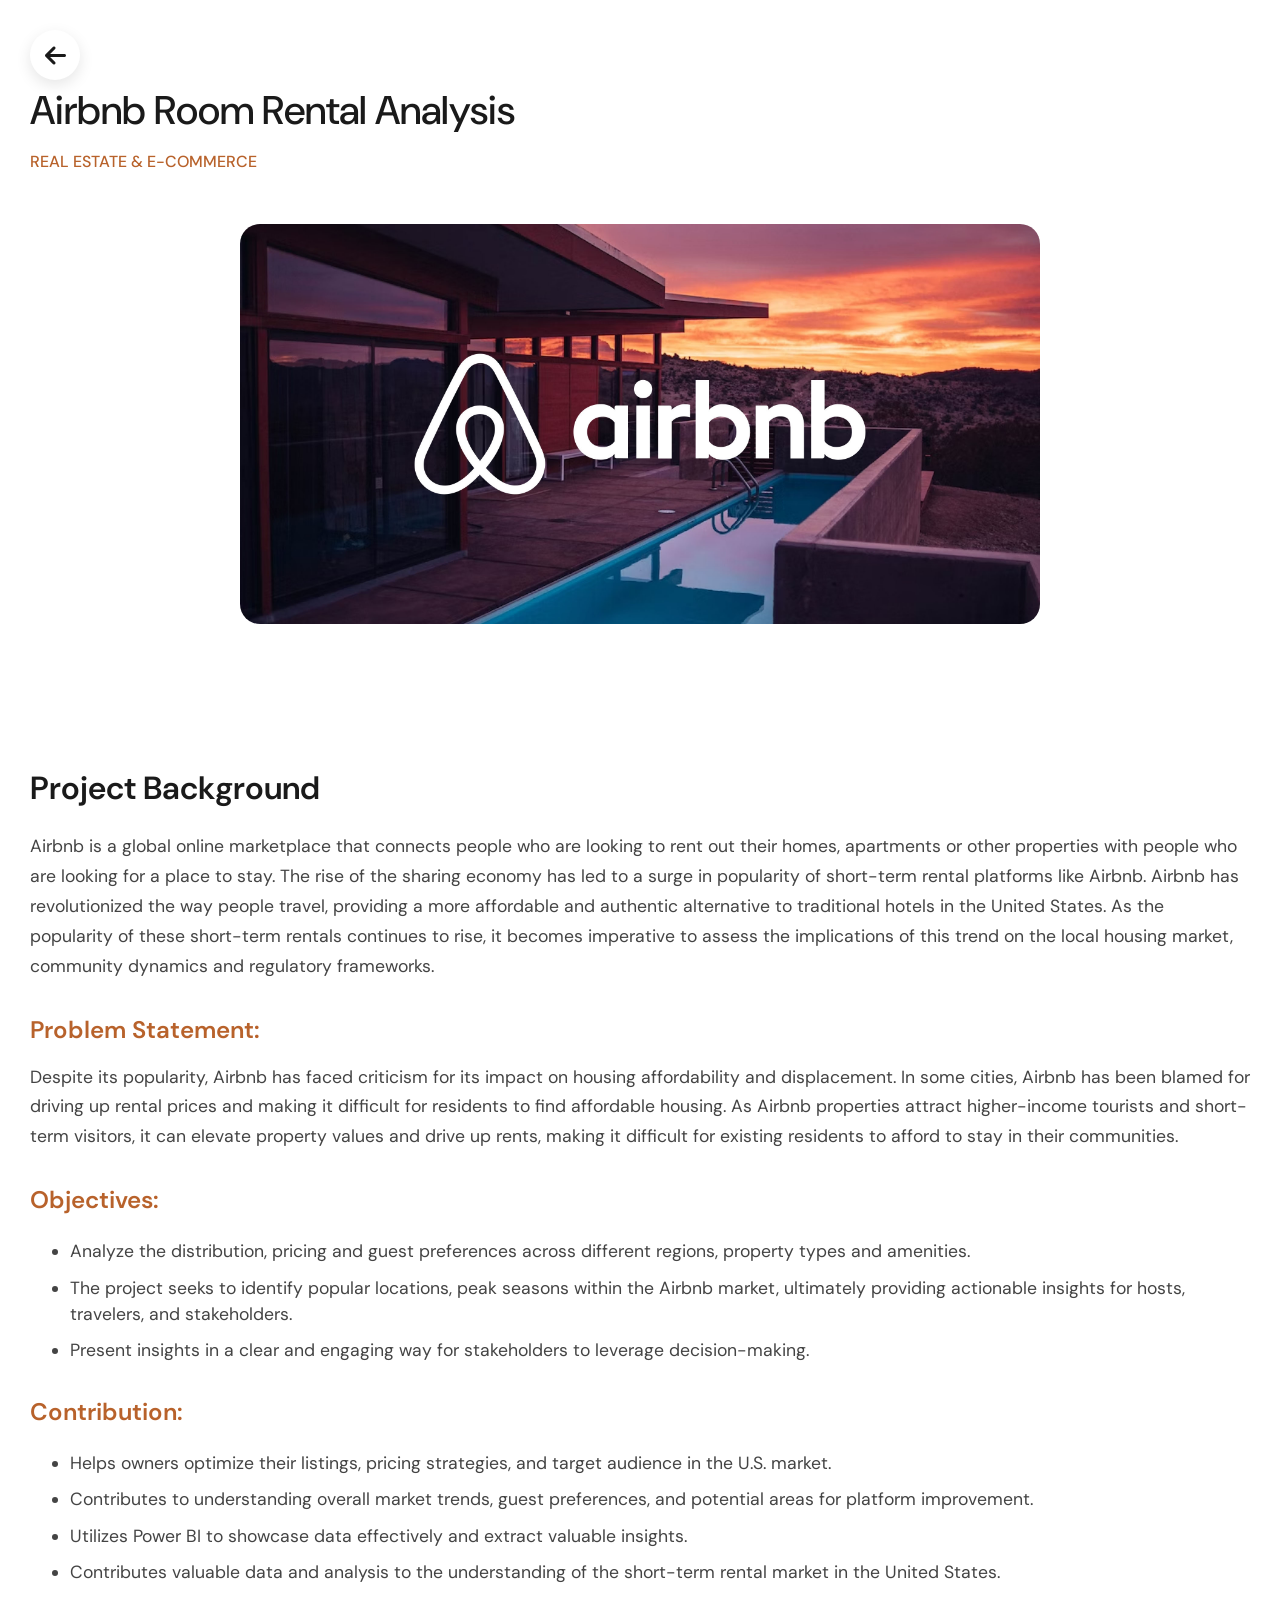
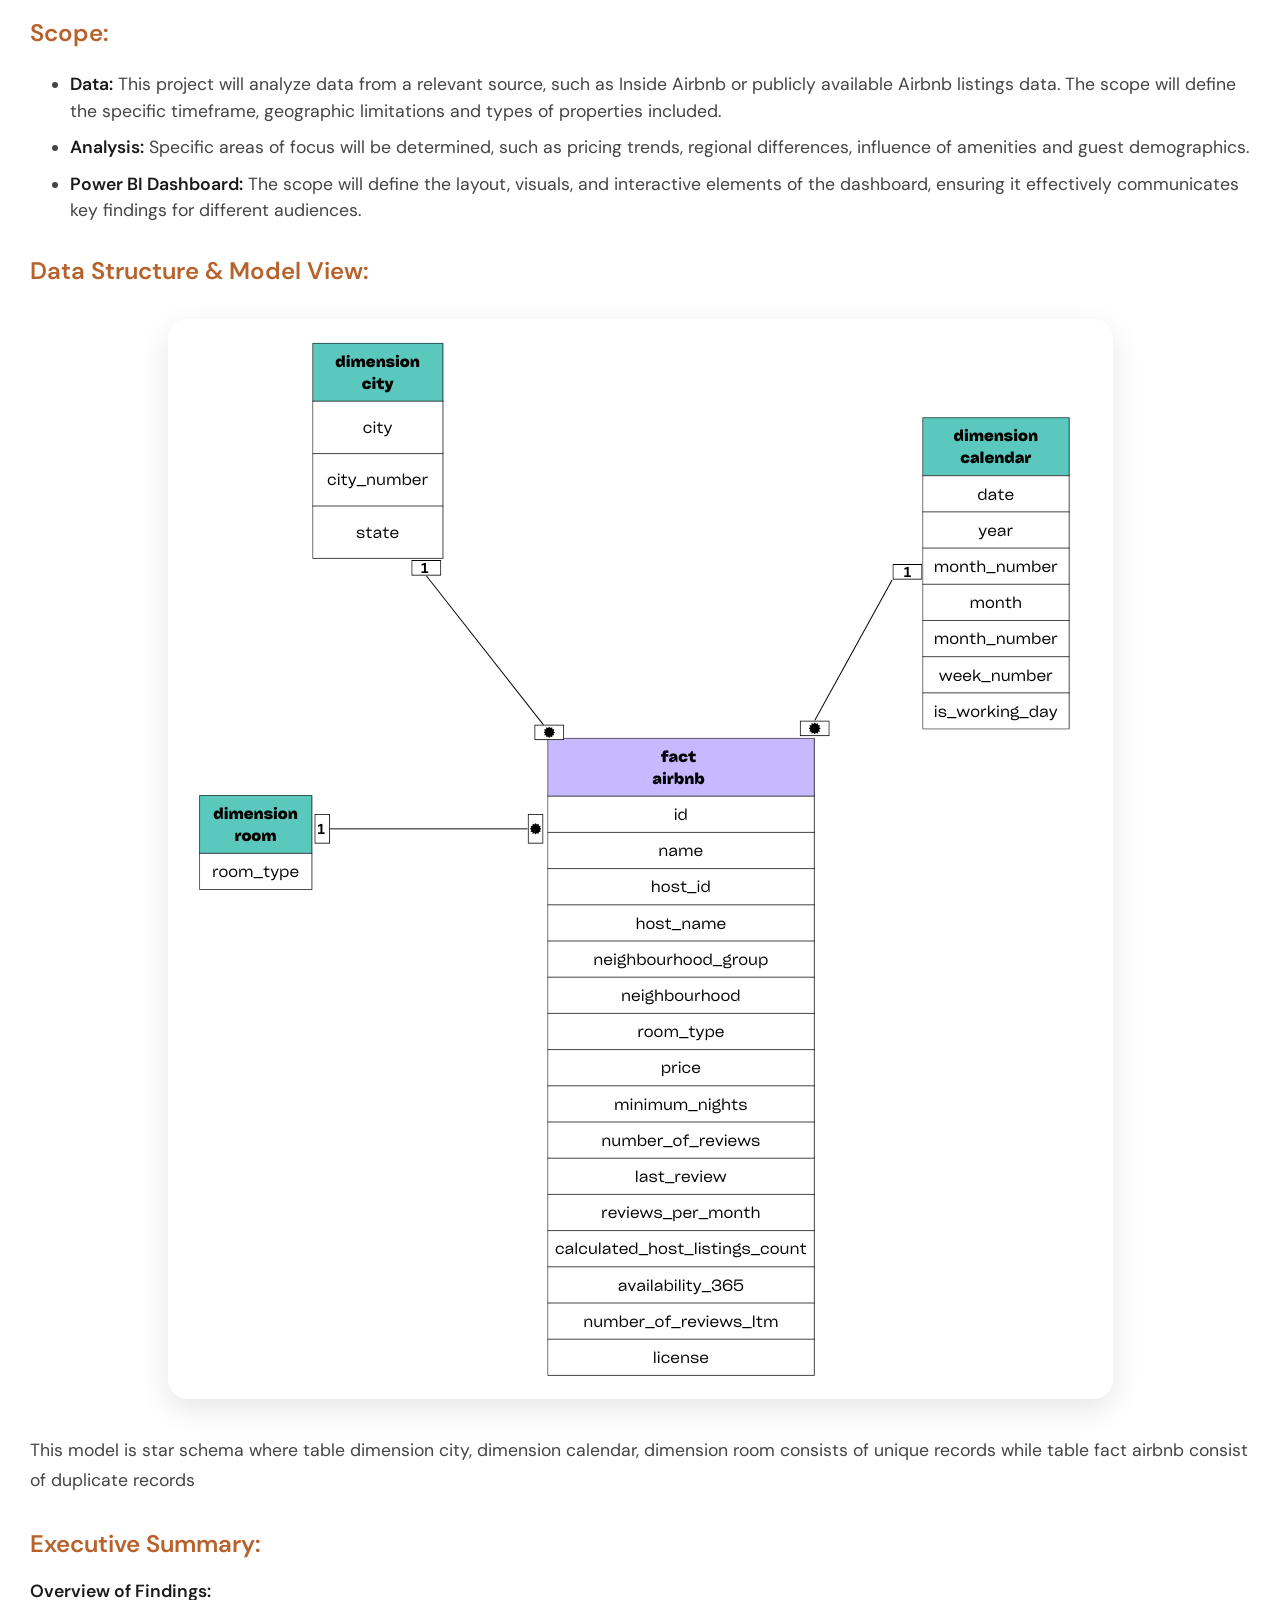
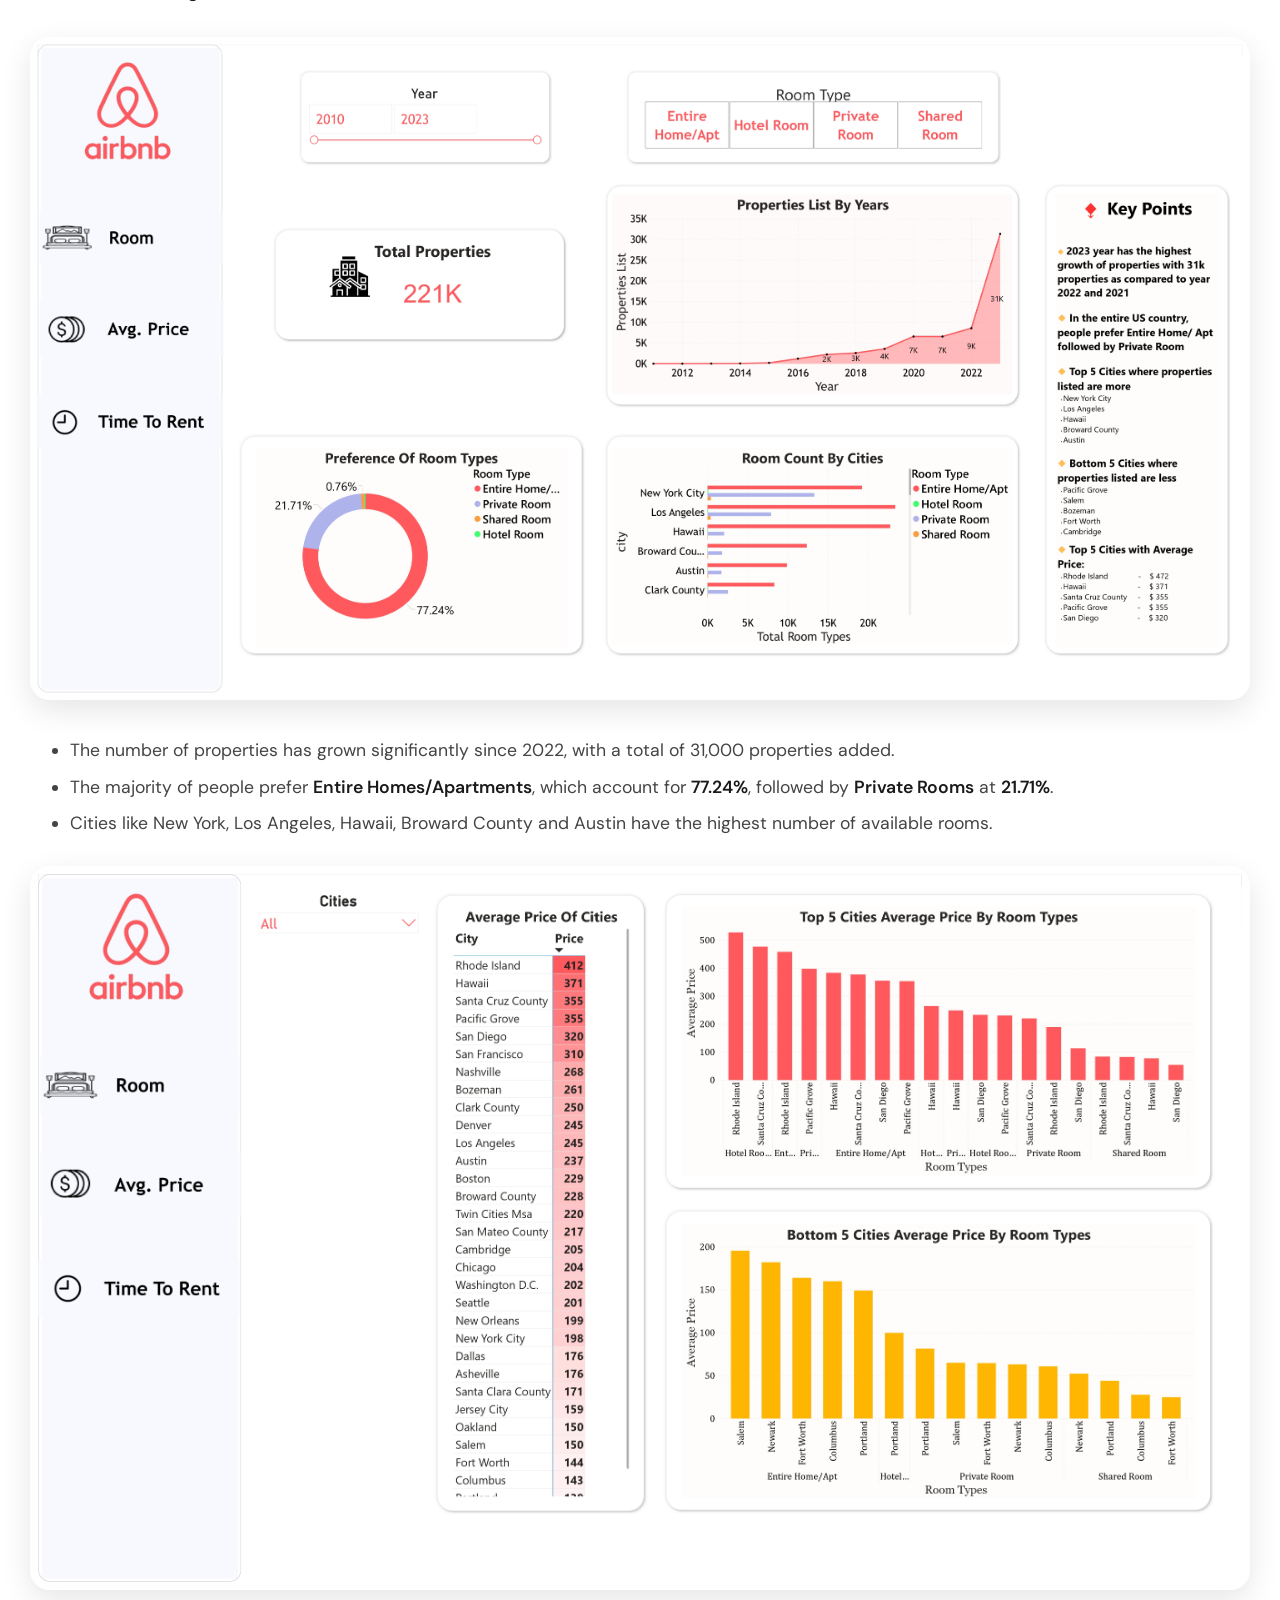
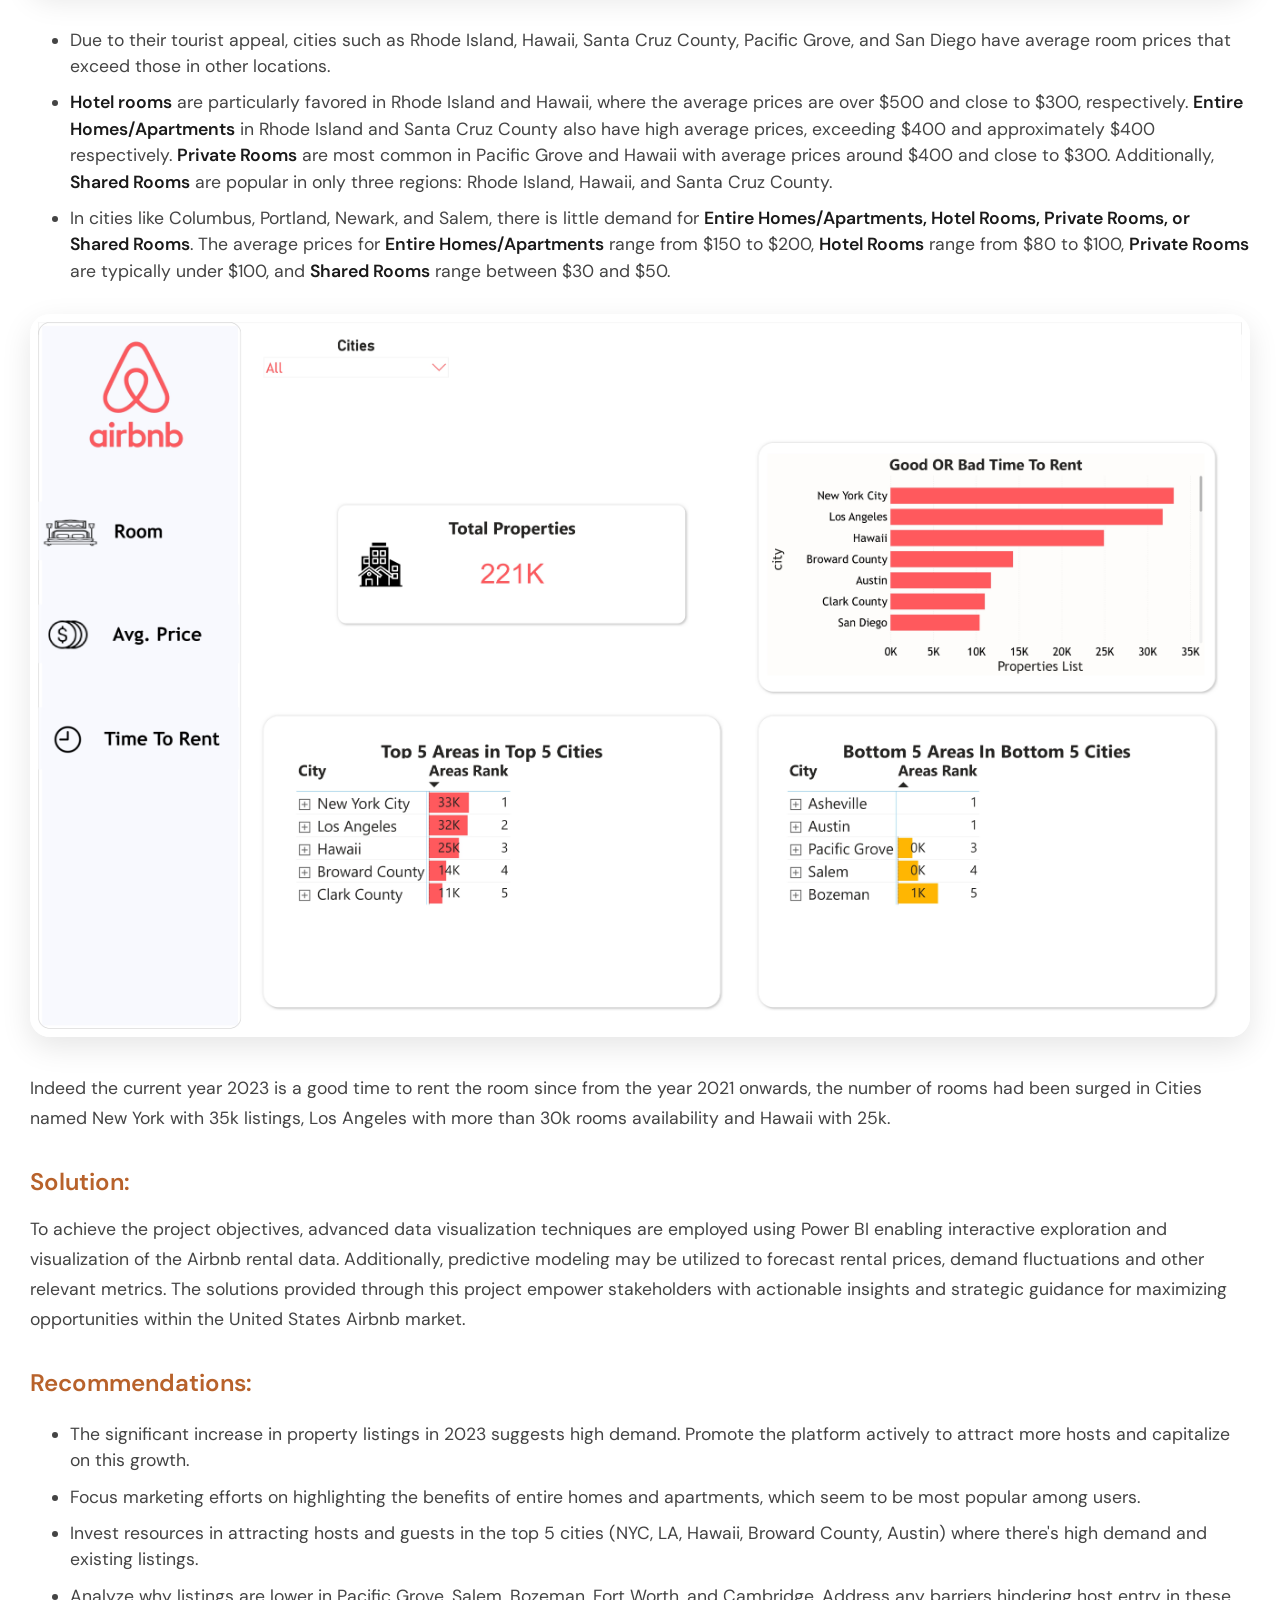
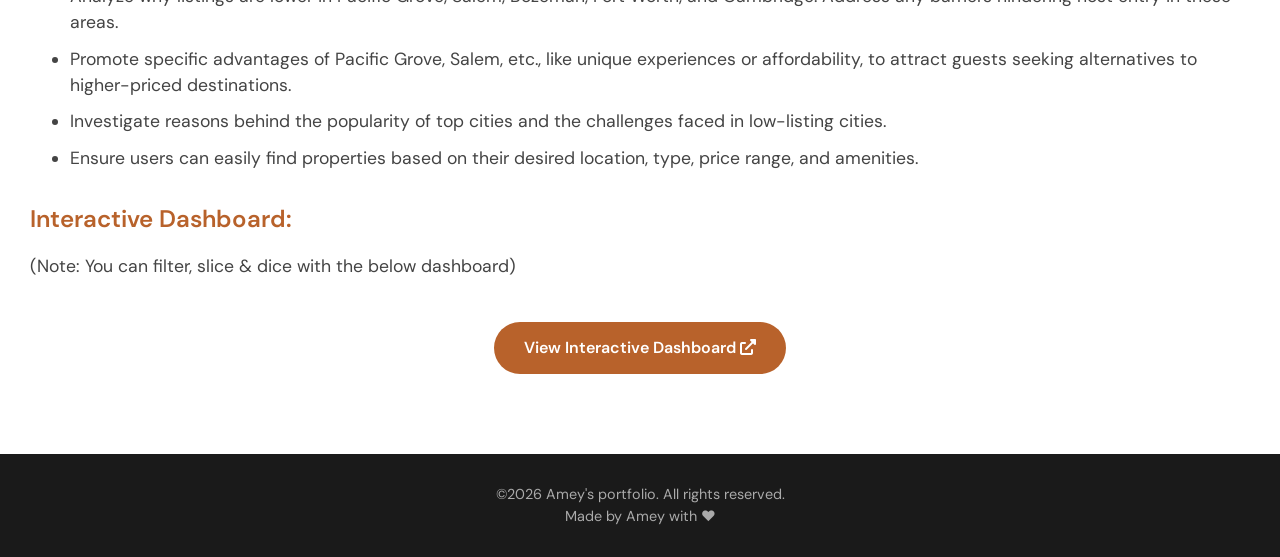
<file: airbnb.html>
<!DOCTYPE html>
<html lang="en">
<head>
    <meta charset="UTF-8">
    <meta name="viewport" content="width=device-width, initial-scale=1.0">
    <title>Project Details | Your Brand</title>
    <!-- Google Fonts -->
    <link rel="preconnect" href="https://fonts.googleapis.com">
    <link rel="preconnect" href="https://fonts.gstatic.com" crossorigin>
    <link href="https://fonts.googleapis.com/css2?family=DM+Sans:opsz,wght@9..40,100..1000&family=Inter:opsz,wght@14..32,100..900&display=swap" rel="stylesheet">
    <!-- Font Awesome -->
    <link rel="stylesheet" href="https://cdnjs.cloudflare.com/ajax/libs/font-awesome/6.0.0-beta3/css/all.min.css">
    <style>
        * {
            margin: 0;
            padding: 0;
            box-sizing: border-box;
        }

        body {
            font-family: 'DM Sans', 'Inter', sans-serif;
            background: #F5F5F5;
            color: #1A1A1A;
            line-height: 1.5;
        }

        .container {
            max-width: 1280px;
            margin: 0 auto;
            padding: 0 30px;
        }

        /* Back button */
        .back-button {
            position: absolute;
            top: 30px;
            left: 30px;
            z-index: 10;
        }

        .back-button a {
            display: flex;
            align-items: center;
            justify-content: center;
            width: 50px;
            height: 50px;
            background: white;
            border-radius: 50%;
            box-shadow: 0 5px 15px rgba(0,0,0,0.1);
            color: #1A1A1A;
            font-size: 1.5rem;
            transition: all 0.3s ease;
            text-decoration: none;
        }

        .back-button a:hover {
            background: #B8622B;
            color: white;
            transform: translateX(-3px);
        }

        /* Property Hero */
        .property-hero {
            padding: 80px 0 20px;
            background: white;
        }

        .property-title {
            font-size: 2.5rem;
            font-weight: 500;
            margin-bottom: 10px;
        }

        .property-location {
            color: #B8622B;
            font-weight: 500;
            margin-bottom: 30px;
        }

        /* Main Image */
        .image-section {
            background: white;
            padding: 0 0 40px;
        }

        .main-image img {
            width: 100%;
            height: auto;
            border-radius: 20px;
            display: block;
        }

        /* Project Details Section */
        .project-details {
            padding: 60px 0;
            background: white;
        }

        .project-details h2 {
            font-size: 2rem;
            font-weight: 600;
            margin: 40px 0 20px;
        }

        .project-details h3 {
            font-size: 1.5rem;
            font-weight: 600;
            margin: 30px 0 15px;
            color: #B8622B;
        }

        .project-details p {
            color: #444;
            font-size: 1.1rem;
            line-height: 1.7;
            margin-bottom: 20px;
        }

        .project-details strong {
            font-weight: 600;
            color: #1A1A1A;
        }

        .project-details ul {
            margin: 20px 0;
            padding-left: 40px;
        }

        .project-details li {
            font-size: 1.1rem;
            color: #444;
            margin-bottom: 10px;
        }

        .project-image {
            margin: 30px 0;
            text-align: center;
        }

        .project-image img {
            max-width: 100%;
            height: auto;
            border-radius: 20px;
            box-shadow: 0 10px 30px rgba(0,0,0,0.1);
        }

        .dashboard-link {
            margin: 40px 0 20px;
            text-align: center;
        }

        .dashboard-link a {
            display: inline-block;
            background: #B8622B;
            color: white;
            padding: 14px 30px;
            border-radius: 40px;
            text-decoration: none;
            font-weight: 600;
            transition: all 0.3s;
        }

        .dashboard-link a:hover {
            background: #a04f1f;
            transform: translateY(-2px);
        }

        /* Footer */
        .site-footer {
            background: #1A1A1A;
            color: #aaa;
            text-align: center;
            padding: 30px 0;
            font-size: 0.9rem;
        }

        /* Responsive */
        @media (max-width: 768px) {
            .back-button {
                top: 15px;
                left: 15px;
            }
        }

        .main-image img {
            width: 100%;
            max-width: 800px;    /* optional limit */
            height: 400px;       /* fixed height */
            object-fit: cover;   /* crops to fill the box without stretching */
            border-radius: 20px;
            display: block;
            margin: 0 auto;      /* centers if max-width is set */
        }
    </style>
</head>
<body>
    <!-- Back button to return to index.html#projects -->
    <div class="back-button">
        <a href="index.html#projects" title="Back to projects">
            <i class="fas fa-arrow-left"></i>
        </a>
    </div>

    <main>
        <!-- Property Title -->
        <section class="property-hero">
            <div class="container">
                <h1 class="property-title">Airbnb Room Rental Analysis</h1>
                <p class="property-location">REAL ESTATE & E-COMMERCE</p>
            </div>
        </section>

        <!-- Main Image -->
        <section class="image-section">
            <div class="container">
                <div class="main-image">
                    <img src="images/airbnb.jpg" alt="Main Project Image">
                </div>
            </div>
        </section>

        <!-- Project Details -->
        <section class="project-details">
            <div class="container">
                <h2>Project Background</h2>
                <p>Airbnb is a global online marketplace that connects people who are looking to rent out their homes, apartments or other properties with people who are looking for a place to stay. The rise of the sharing economy has led to a surge in popularity of short-term rental platforms like Airbnb. Airbnb has revolutionized the way people travel, providing a more affordable and authentic alternative to traditional hotels in the United States. As the popularity of these short-term rentals continues to rise, it becomes imperative to assess the implications of this trend on the local housing market, community dynamics and regulatory frameworks.</p>

                <h3>Problem Statement:</h3>
                <p>Despite its popularity, Airbnb has faced criticism for its impact on housing affordability and displacement. In some cities, Airbnb has been blamed for driving up rental prices and making it difficult for residents to find affordable housing. As Airbnb properties attract higher-income tourists and short-term visitors, it can elevate property values and drive up rents, making it difficult for existing residents to afford to stay in their communities.</p>

                <h3>Objectives:</h3>
                <ul>
                    <li>Analyze the distribution, pricing and guest preferences across different regions, property types and amenities.</li>
                    <li>The project seeks to identify popular locations, peak seasons within the Airbnb market, ultimately providing actionable insights for hosts, travelers, and stakeholders.</li>
                    <li>Present insights in a clear and engaging way for stakeholders to leverage decision-making.</li>
                </ul>

                <h3>Contribution:</h3>
                <ul>
                    <li>Helps owners optimize their listings, pricing strategies, and target audience in the U.S. market.</li>
                    <li>Contributes to understanding overall market trends, guest preferences, and potential areas for platform improvement.</li>
                    <li>Utilizes Power BI to showcase data effectively and extract valuable insights.</li>
                    <li>Contributes valuable data and analysis to the understanding of the short-term rental market in the United States.</li>
                </ul>

                <h3>Scope:</h3>
                <ul>
                    <li><strong>Data:</strong> This project will analyze data from a relevant source, such as Inside Airbnb or publicly available Airbnb listings data. The scope will define the specific timeframe, geographic limitations and types of properties included.</li>
                    <li><strong>Analysis:</strong> Specific areas of focus will be determined, such as pricing trends, regional differences, influence of amenities and guest demographics.</li>
                    <li><strong>Power BI Dashboard:</strong> The scope will define the layout, visuals, and interactive elements of the dashboard, ensuring it effectively communicates key findings for different audiences.</li>
                </ul>

                <h3>Data Structure & Model View:</h3>
                <div class="project-image">
                    <img src="images/Entity_Relationship.png" alt="Star Schema">
                </div>

                <p>This model is star schema where table dimension city, dimension calendar, dimension room consists of unique records while table fact airbnb consist of duplicate records</p>

                <h3>Executive Summary:</h3>
                <p><strong>Overview of Findings:</strong></p>
                <div class="project-image">
                    <img src="images/Airbnb_page-0001.jpg" alt="Properties growth chart">
                </div>
                <ul>
                    <li>The number of properties has grown significantly since 2022, with a total of 31,000 properties added.</li>
                    <li>The majority of people prefer <strong>Entire Homes/Apartments</strong>, which account for <strong>77.24%</strong>, followed by <strong>Private Rooms</strong> at <strong>21.71%</strong>.</li>
                    <li>Cities like New York, Los Angeles, Hawaii, Broward County and Austin have the highest number of available rooms.</li>
                </ul>

                <div class="project-image">
                    <img src="images/Airbnb_page-0002.jpg" alt="Price comparison chart">
                </div>
                <ul>
                    <li>Due to their tourist appeal, cities such as Rhode Island, Hawaii, Santa Cruz County, Pacific Grove, and San Diego have average room prices that exceed those in other locations.</li>
                    <li><strong>Hotel rooms</strong> are particularly favored in Rhode Island and Hawaii, where the average prices are over $500 and close to $300, respectively. <strong>Entire Homes/Apartments</strong> in Rhode Island and Santa Cruz County also have high average prices, exceeding $400 and approximately $400 respectively. <strong>Private Rooms</strong> are most common in Pacific Grove and Hawaii with average prices around $400 and close to $300. Additionally, <strong>Shared Rooms</strong> are popular in only three regions: Rhode Island, Hawaii, and Santa Cruz County.</li>
                    <li>In cities like Columbus, Portland, Newark, and Salem, there is little demand for <strong>Entire Homes/Apartments, Hotel Rooms, Private Rooms, or Shared Rooms</strong>. The average prices for <strong>Entire Homes/Apartments</strong> range from $150 to $200, <strong>Hotel Rooms</strong> range from $80 to $100, <strong>Private Rooms</strong> are typically under $100, and <strong>Shared Rooms</strong> range between $30 and $50.</li>
                </ul>

                <div class="project-image">
                    <img src="images/Airbnb_page-0003.jpg" alt="City listings trend">
                </div>
                <p>Indeed the current year 2023 is a good time to rent the room since from the year 2021 onwards, the number of rooms had been surged in Cities named New York with 35k listings, Los Angeles with more than 30k rooms availability and Hawaii with 25k.</p>

                <h3>Solution:</h3>
                <p>To achieve the project objectives, advanced data visualization techniques are employed using Power BI enabling interactive exploration and visualization of the Airbnb rental data. Additionally, predictive modeling may be utilized to forecast rental prices, demand fluctuations and other relevant metrics. The solutions provided through this project empower stakeholders with actionable insights and strategic guidance for maximizing opportunities within the United States Airbnb market.</p>

                <h3>Recommendations:</h3>
                <ul>
                    <li>The significant increase in property listings in 2023 suggests high demand. Promote the platform actively to attract more hosts and capitalize on this growth.</li>
                    <li>Focus marketing efforts on highlighting the benefits of entire homes and apartments, which seem to be most popular among users.</li>
                    <li>Invest resources in attracting hosts and guests in the top 5 cities (NYC, LA, Hawaii, Broward County, Austin) where there's high demand and existing listings.</li>
                    <li>Analyze why listings are lower in Pacific Grove, Salem, Bozeman, Fort Worth, and Cambridge. Address any barriers hindering host entry in these areas.</li>
                    <li>Promote specific advantages of Pacific Grove, Salem, etc., like unique experiences or affordability, to attract guests seeking alternatives to higher-priced destinations.</li>
                    <li>Investigate reasons behind the popularity of top cities and the challenges faced in low-listing cities.</li>
                    <li>Ensure users can easily find properties based on their desired location, type, price range, and amenities.</li>
                </ul>

                <h3>Interactive Dashboard:</h3>
                <p>(Note: You can filter, slice & dice with the below dashboard)</p>
                <div class="dashboard-link">
                    <a href="https://app.powerbi.com/reportEmbed?reportId=7052f8bf-49fe-45d6-b282-80d364fd6fa9&autoAuth=true&ctid=d475a563-eb88-47d0-b51c-6e9ad052eeeb&filterPaneEnabled=false&navContentPaneEnabled=false" target="_blank" rel="noopener noreferrer">
                        View Interactive Dashboard <i class="fas fa-external-link-alt"></i>
                    </a>
                </div>
            </div>
        </section>
    </main>

    <footer class="site-footer">
        <div class="container">
            <p>©2026 Amey's portfolio. All rights reserved.<br>Made by Amey with ❤️</p>
        </div>
    </footer>
</body>
</html>
</file>
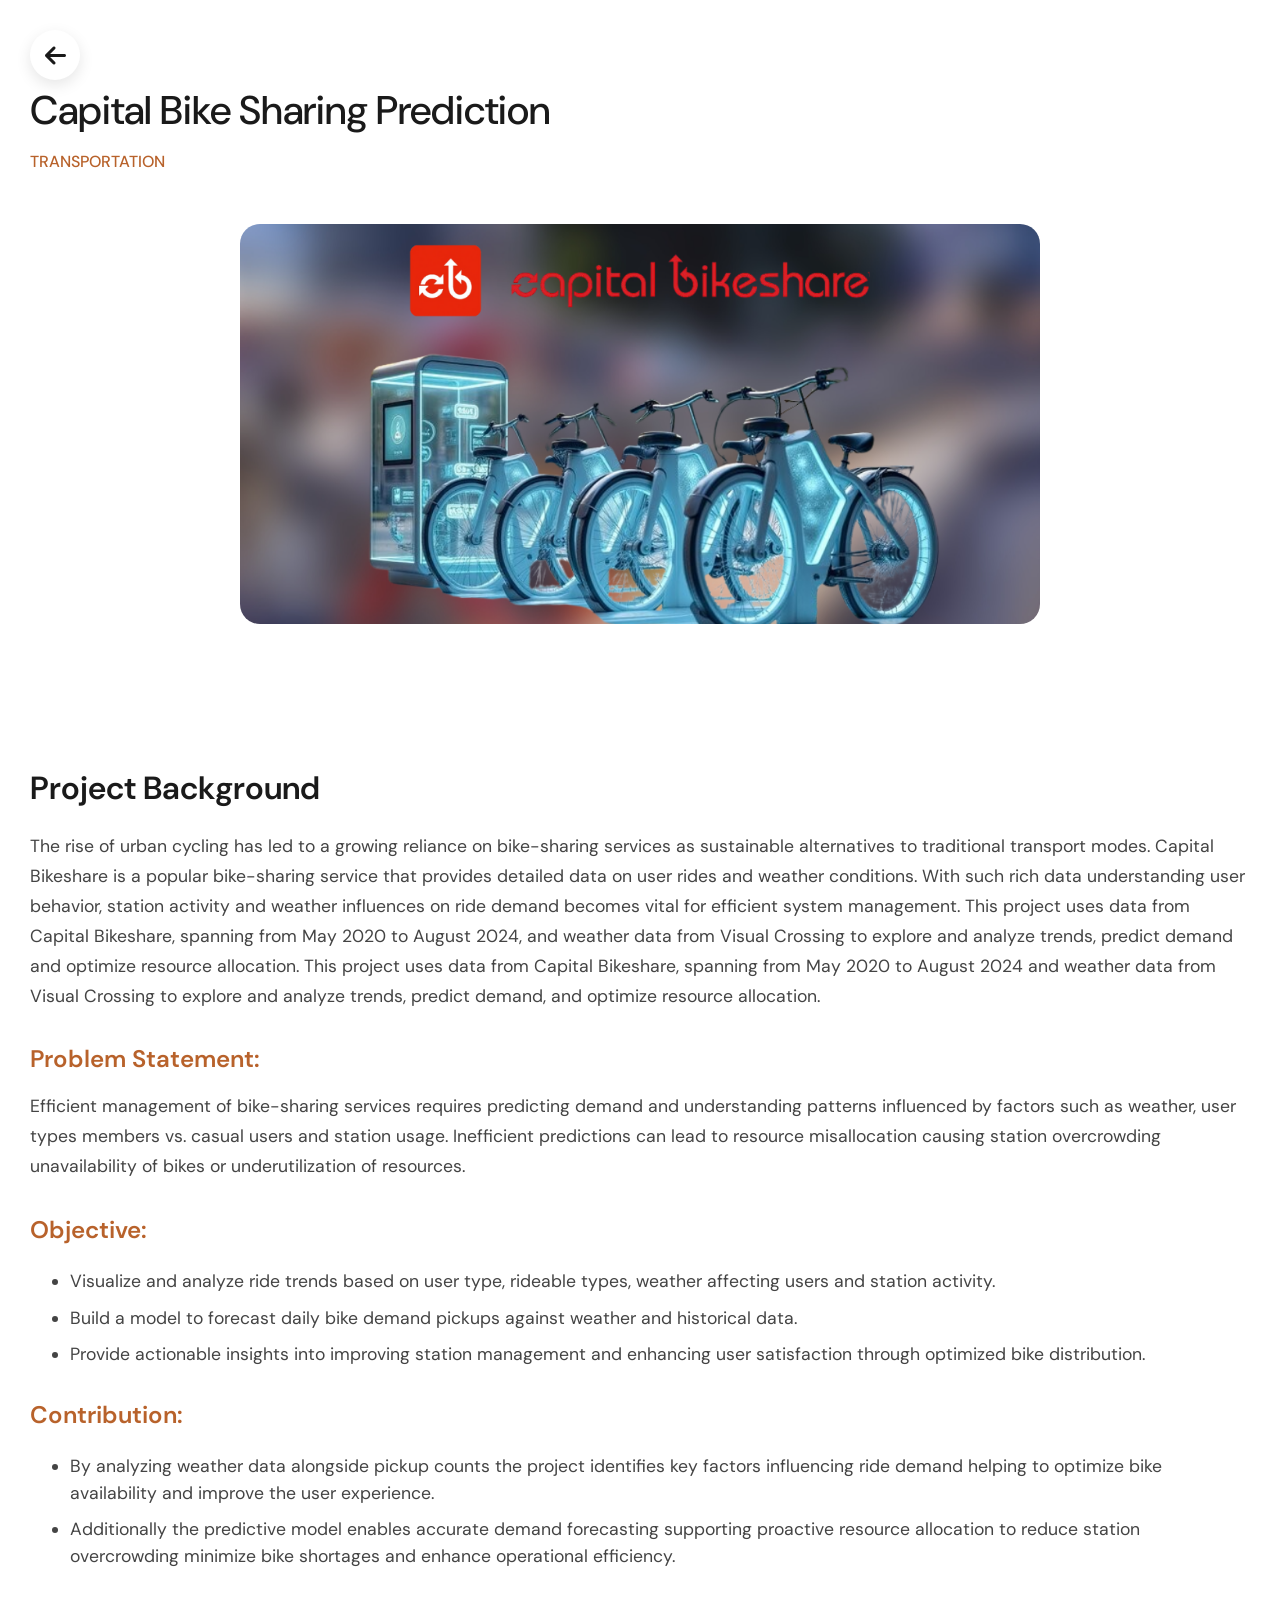
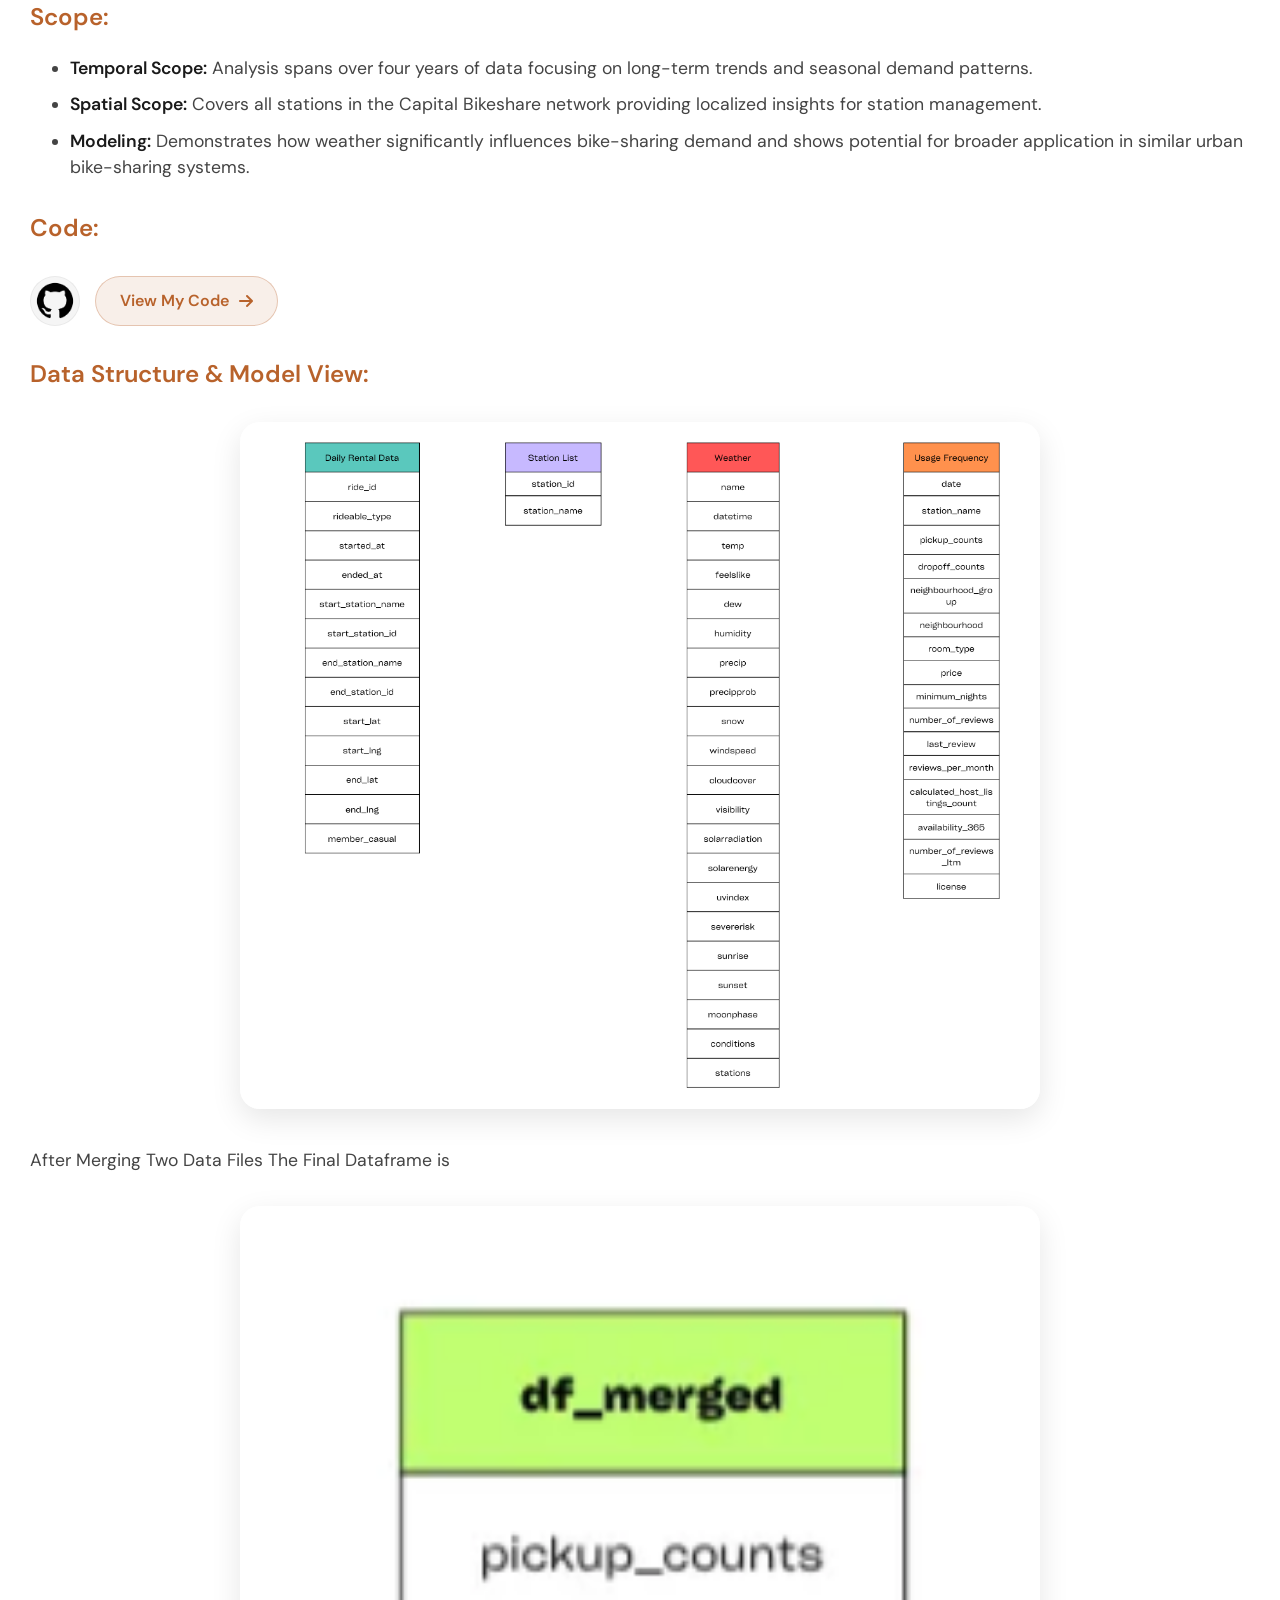
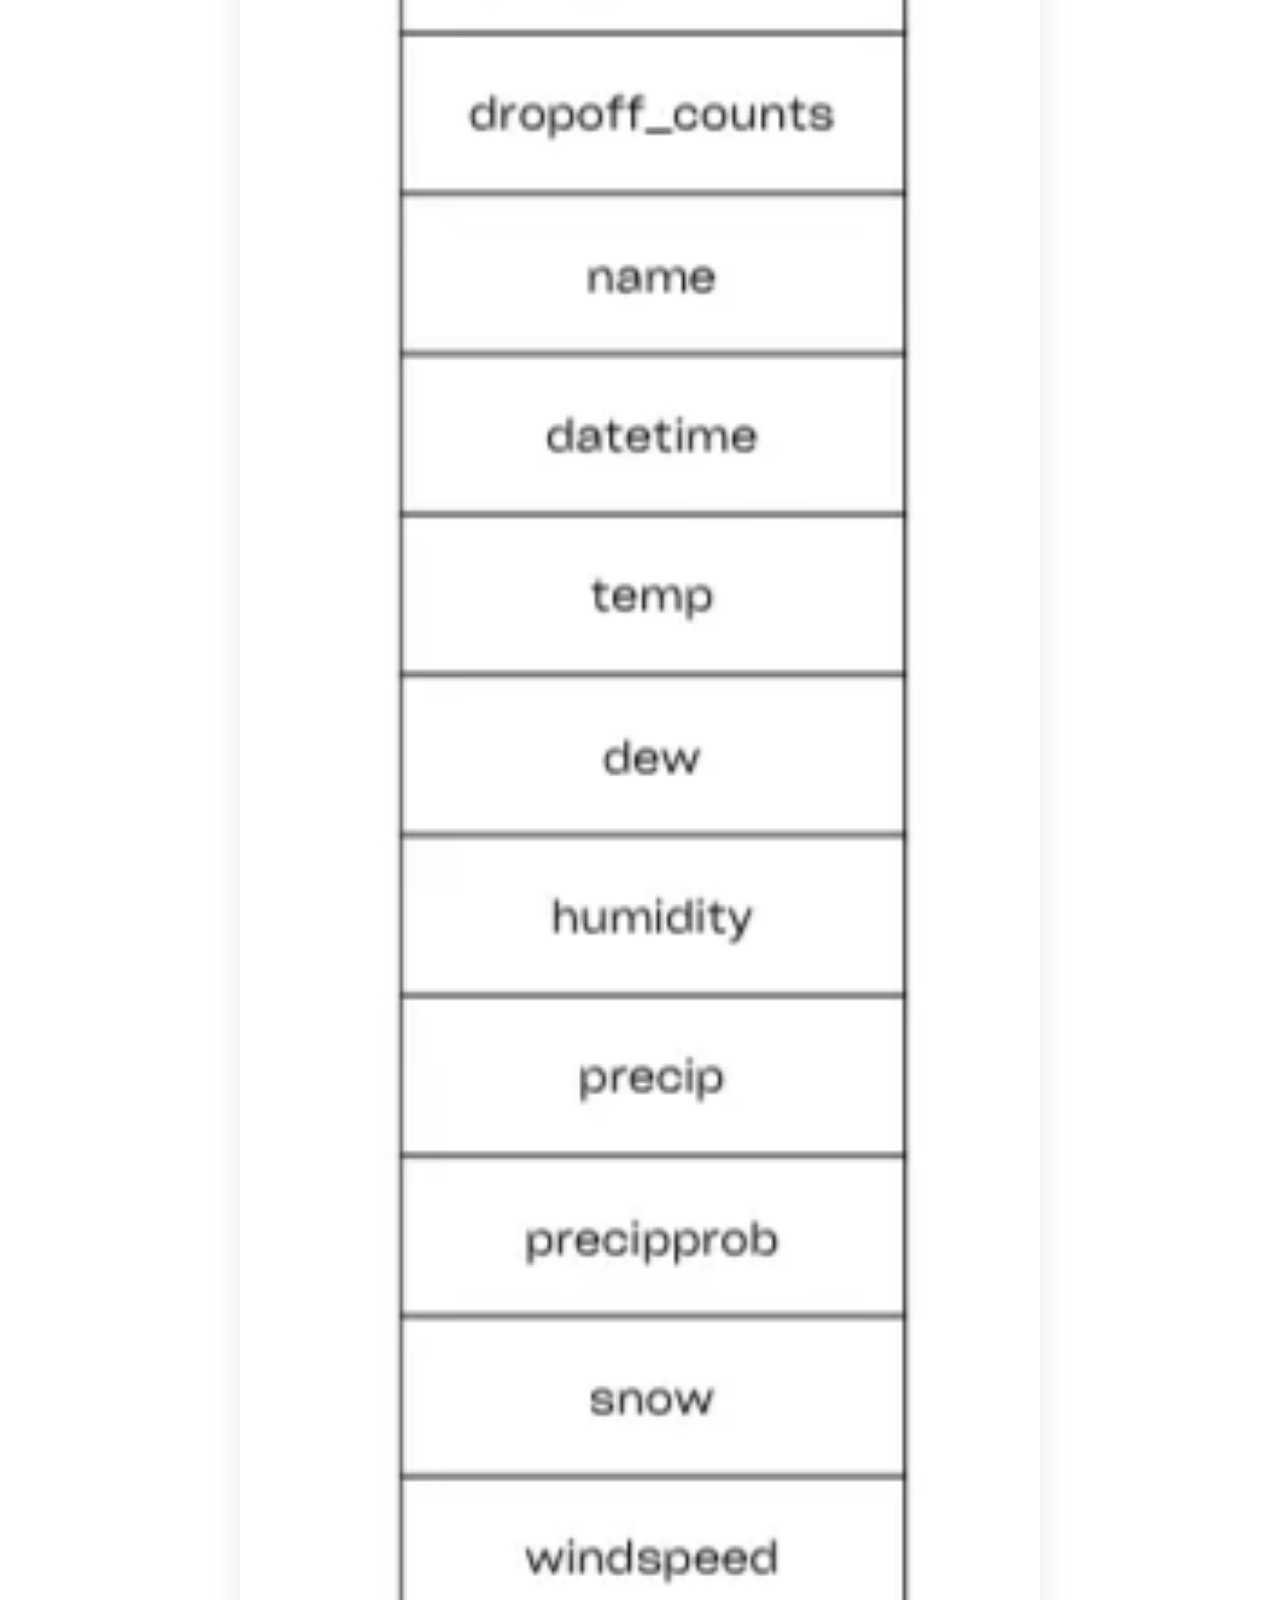
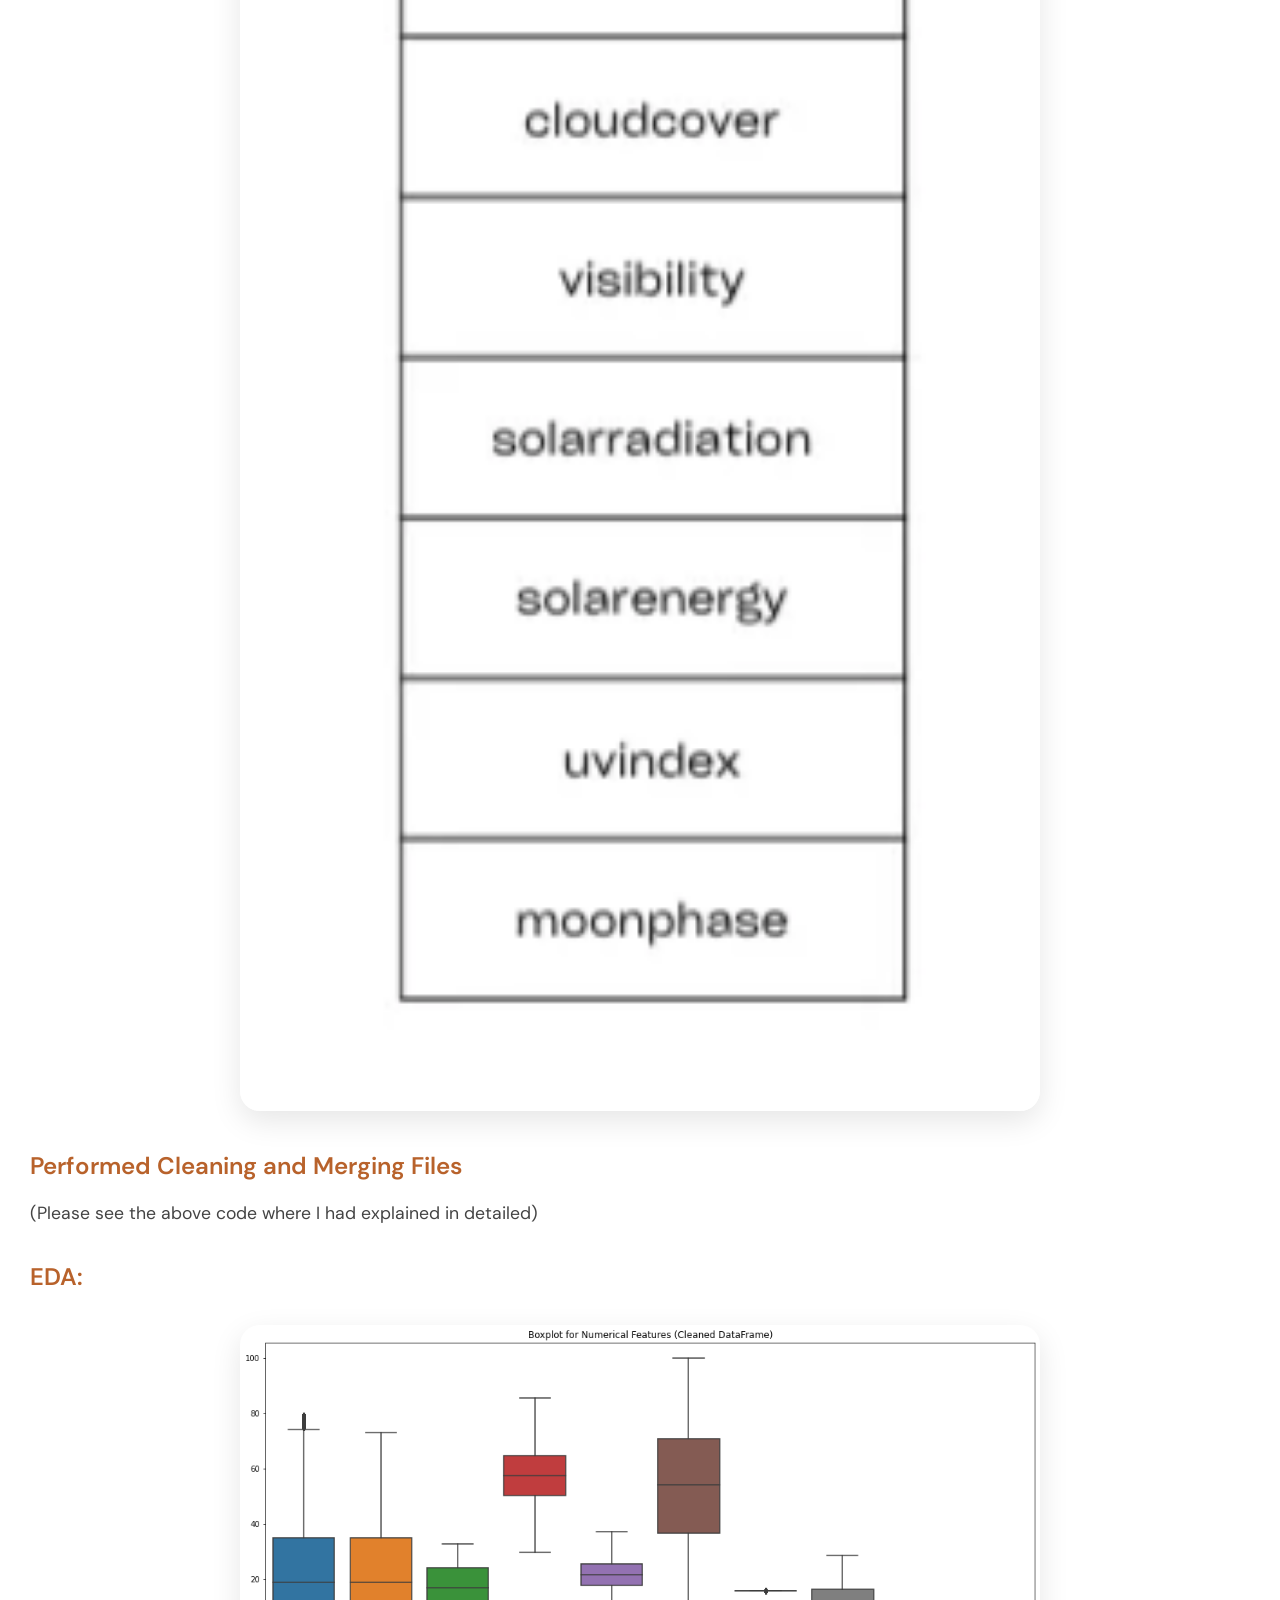
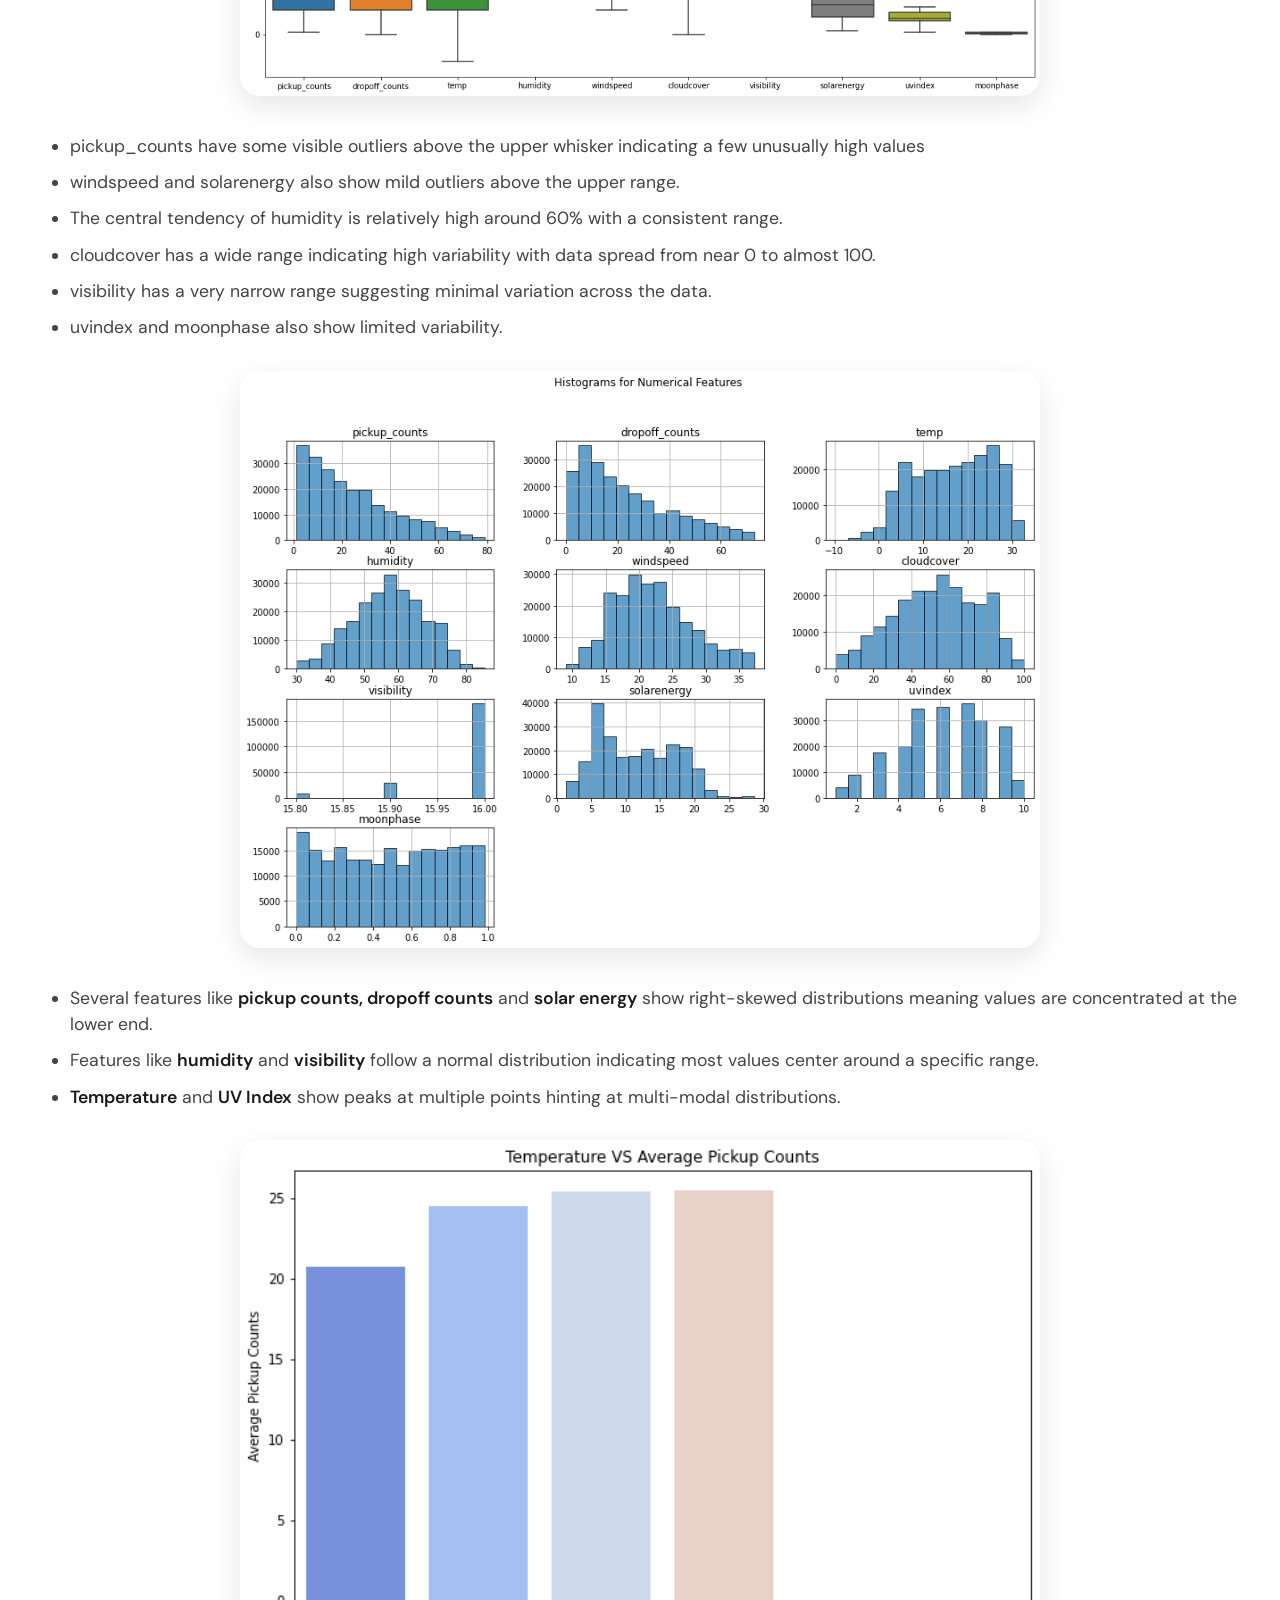
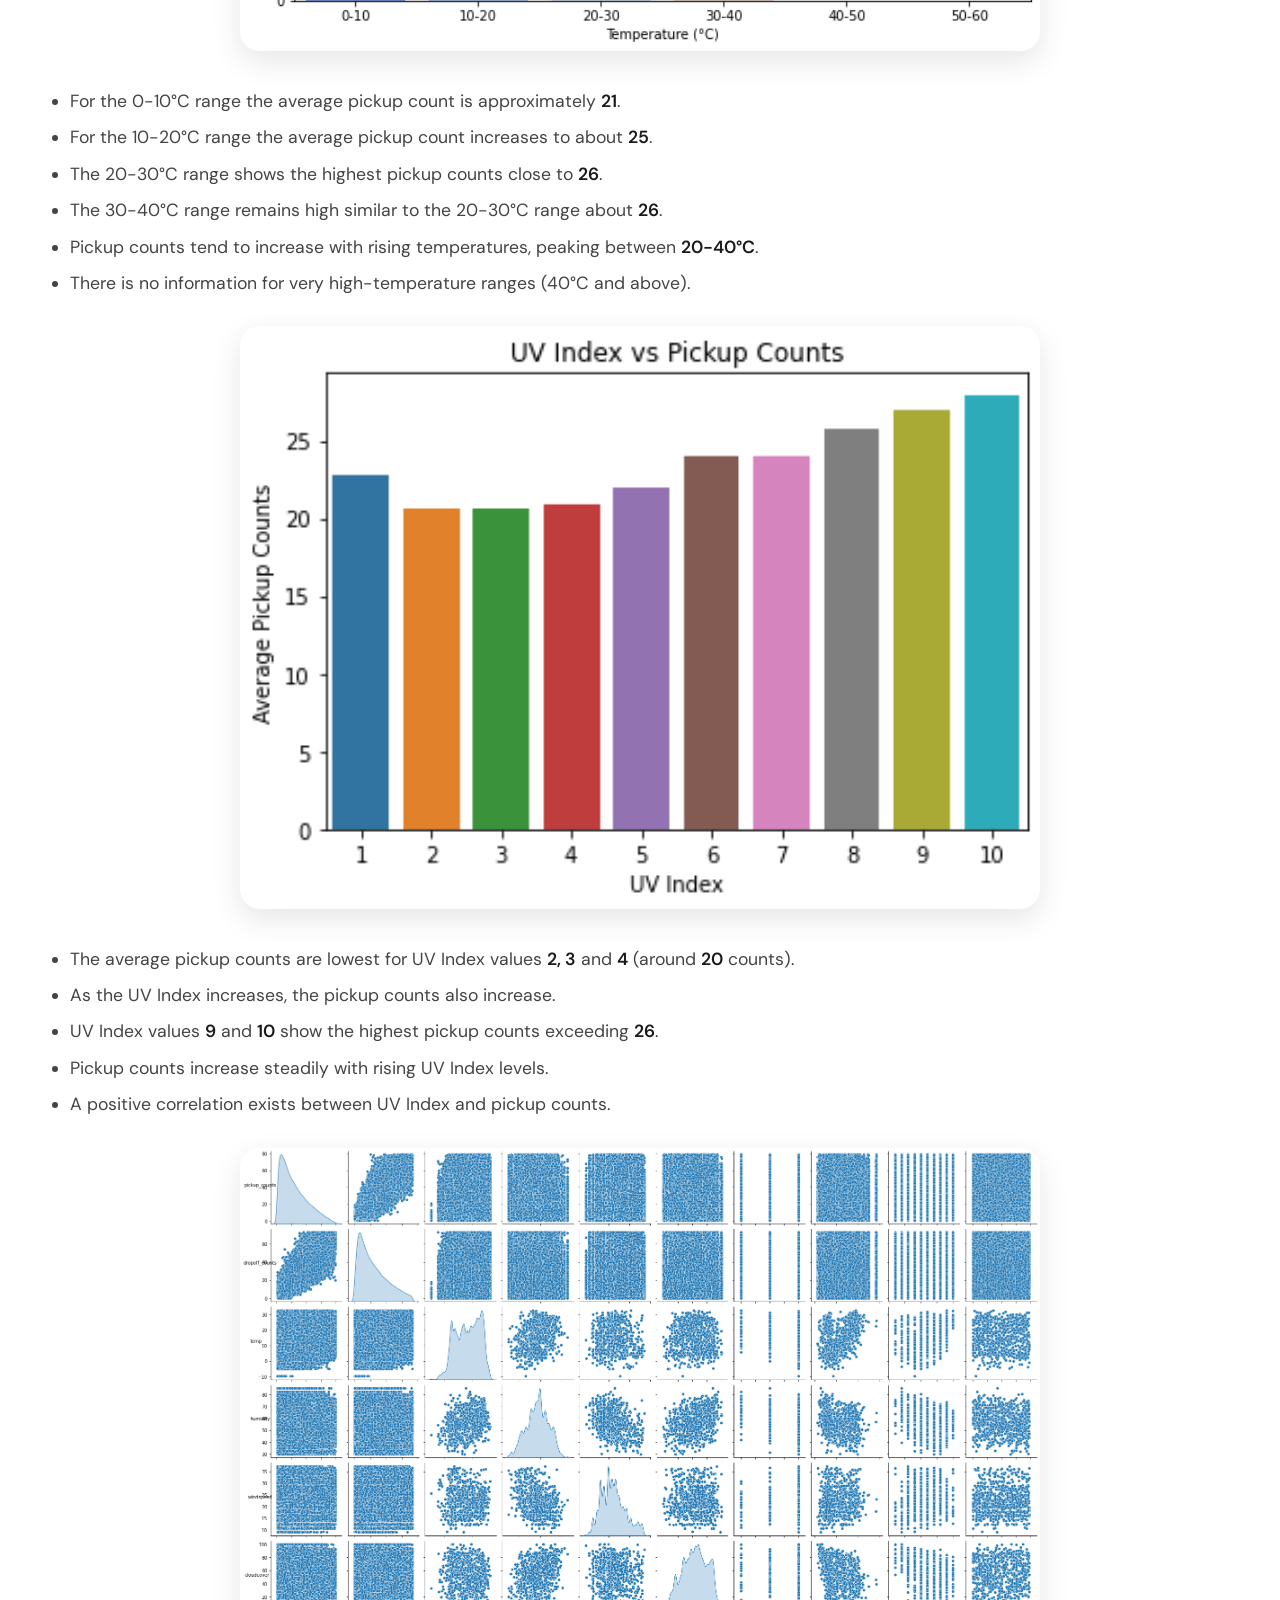
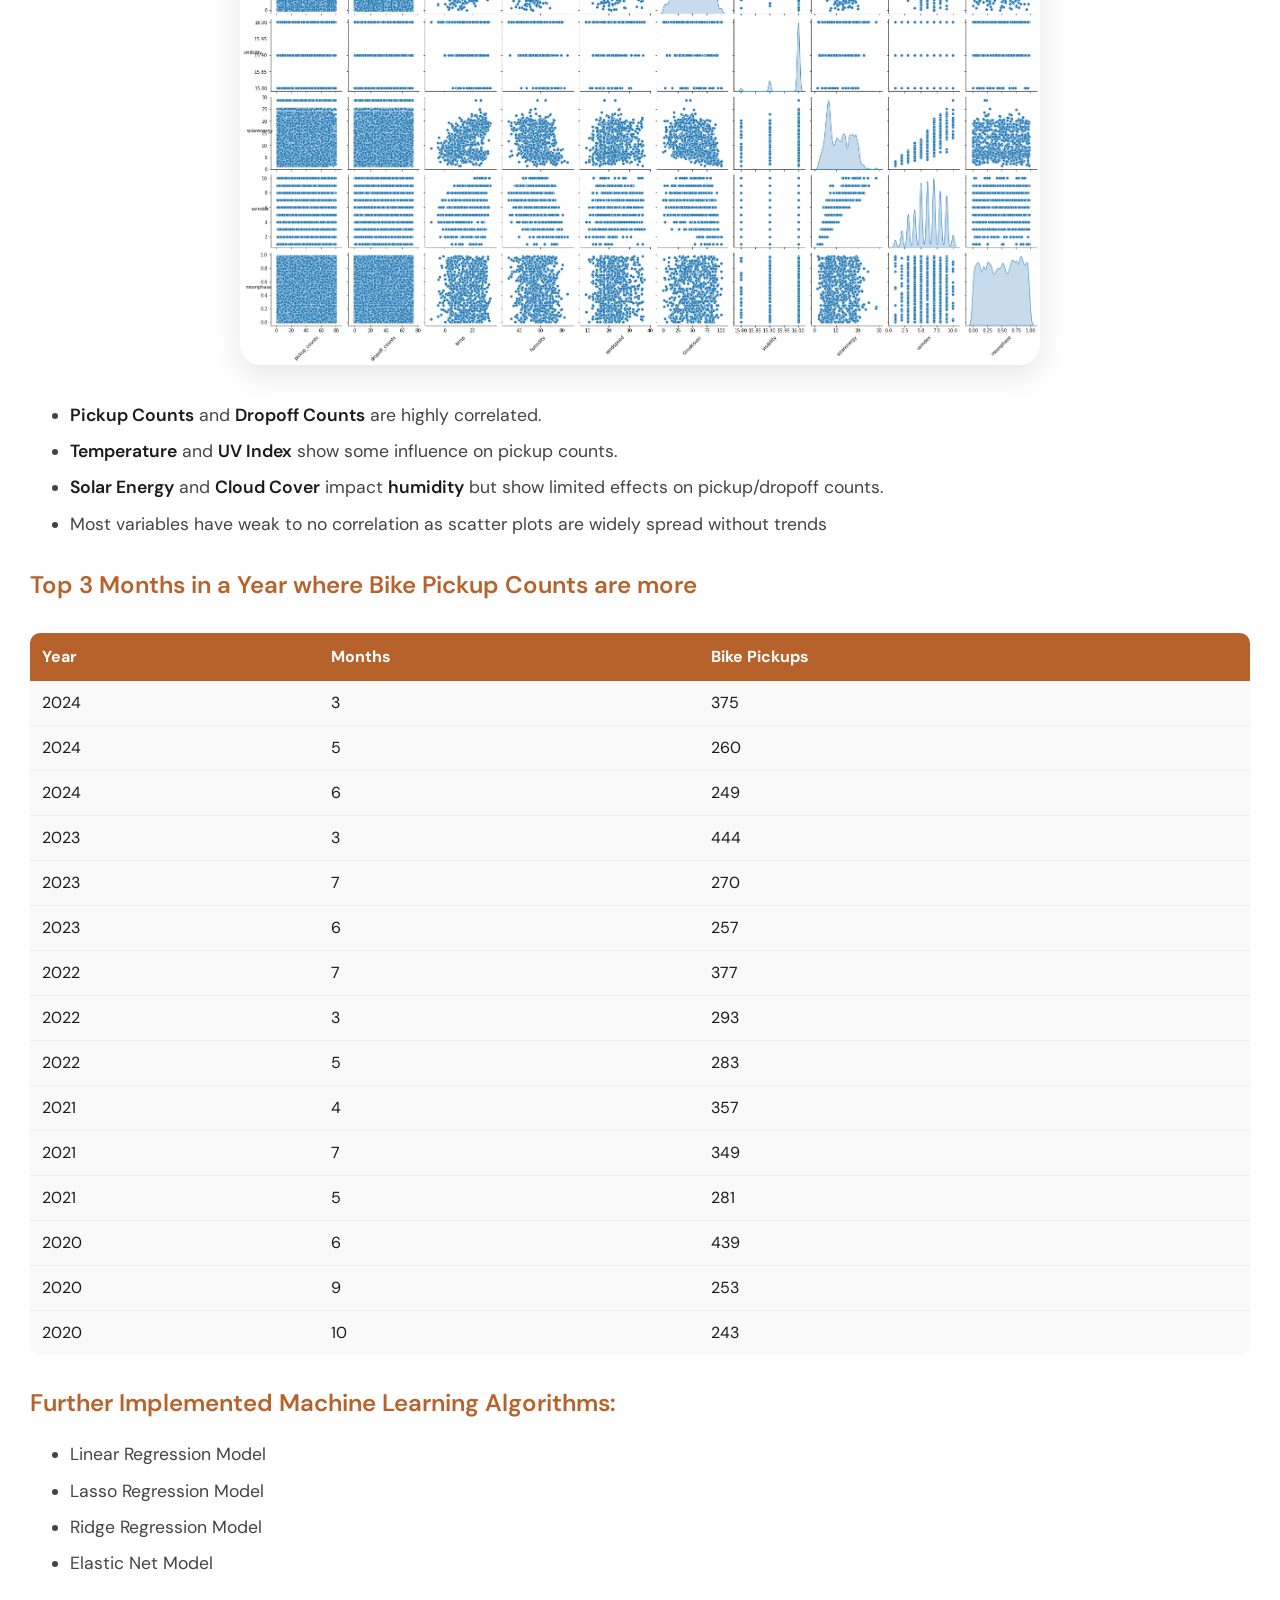
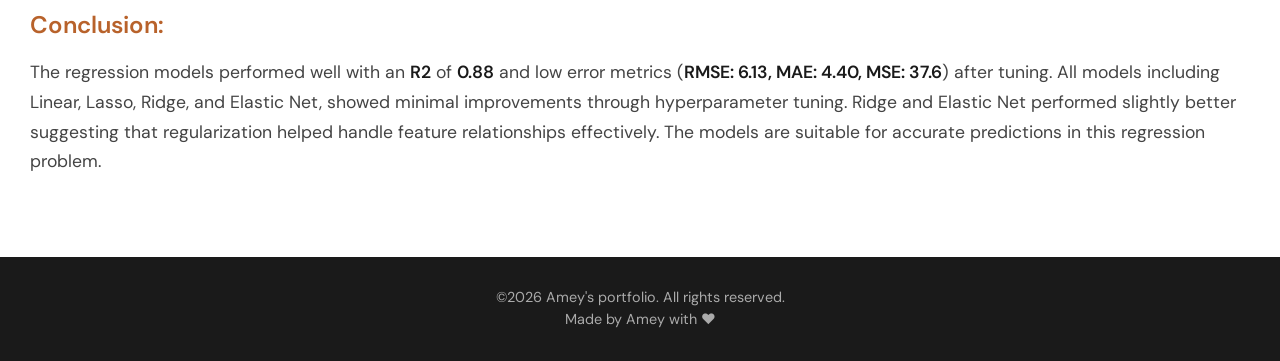
<file: bike_sharing.html>
<!DOCTYPE html>
<html lang="en">
<head>
    <meta charset="UTF-8">
    <meta name="viewport" content="width=device-width, initial-scale=1.0">
    <title>Project Details | Your Brand</title>
    <!-- Google Fonts -->
    <link rel="preconnect" href="https://fonts.googleapis.com">
    <link rel="preconnect" href="https://fonts.gstatic.com" crossorigin>
    <link href="https://fonts.googleapis.com/css2?family=DM+Sans:opsz,wght@9..40,100..1000&family=Inter:opsz,wght@14..32,100..900&display=swap" rel="stylesheet">
    <!-- Font Awesome -->
    <link rel="stylesheet" href="https://cdnjs.cloudflare.com/ajax/libs/font-awesome/6.0.0-beta3/css/all.min.css">
    <style>
        * {
            margin: 0;
            padding: 0;
            box-sizing: border-box;
        }

        body {
            font-family: 'DM Sans', 'Inter', sans-serif;
            background: #F5F5F5;
            color: #1A1A1A;
            line-height: 1.5;
        }

        .container {
            max-width: 1280px;
            margin: 0 auto;
            padding: 0 30px;
        }

        /* Back button */
        .back-button {
            position: absolute;
            top: 30px;
            left: 30px;
            z-index: 10;
        }

        .back-button a {
            display: flex;
            align-items: center;
            justify-content: center;
            width: 50px;
            height: 50px;
            background: white;
            border-radius: 50%;
            box-shadow: 0 5px 15px rgba(0,0,0,0.1);
            color: #1A1A1A;
            font-size: 1.5rem;
            transition: all 0.3s ease;
            text-decoration: none;
        }

        .back-button a:hover {
            background: #B8622B;
            color: white;
            transform: translateX(-3px);
        }

        /* Property Hero */
        .property-hero {
            padding: 80px 0 20px;
            background: white;
        }

        .property-title {
            font-size: 2.5rem;
            font-weight: 500;
            margin-bottom: 10px;
        }

        .property-location {
            color: #B8622B;
            font-weight: 500;
            margin-bottom: 30px;
        }

        /* Main Image */
        .image-section {
            background: white;
            padding: 0 0 40px;
        }

        .main-image img {
            width: 100%;
            max-width: 800px;
            height: 400px;
            object-fit: cover;
            border-radius: 20px;
            display: block;
            margin: 0 auto;
        }

        /* Project Details Section */
        .project-details {
            padding: 60px 0;
            background: white;
        }

        .project-details h2 {
            font-size: 2rem;
            font-weight: 600;
            margin: 40px 0 20px;
        }

        .project-details h3 {
            font-size: 1.5rem;
            font-weight: 600;
            margin: 30px 0 15px;
            color: #B8622B;
        }

        .project-details p {
            color: #444;
            font-size: 1.1rem;
            line-height: 1.7;
            margin-bottom: 20px;
        }

        .project-details strong {
            font-weight: 600;
            color: #1A1A1A;
        }

        .project-details ul {
            margin: 20px 0;
            padding-left: 40px;
        }

        .project-details li {
            font-size: 1.1rem;
            color: #444;
            margin-bottom: 10px;
        }

        .project-image {
            margin: 30px 0;
            text-align: center;
            width: 100%;
        }

        .project-image img {
            width: 100%;
            height: auto;
            max-width: 800px;  /* Optional: limits maximum size on large screens */
            border-radius: 20px;
            box-shadow: 0 10px 30px rgba(0,0,0,0.1);
        }

        .image-row {
            display: flex;
            gap: 20px;
            justify-content: center;
            margin: 30px 0;
            flex-wrap: wrap;
        }

        .image-row .project-image {
            margin: 0;
            flex: 1 1 300px;
        }

        .code-section {
            margin: 30px 0;
            display: flex;
            align-items: center;
            gap: 15px;
            flex-wrap: wrap;
        }

        .github-icon {
            width: 50px;
            height: 50px;
            border-radius: 50%;
            background: #f5f5f5;
            display: flex;
            align-items: center;
            justify-content: center;
            border: 1px solid rgba(0,0,0,0.05);
            overflow: hidden;
        }

        .github-icon img {
            width: 100%;
            height: 100%;
            object-fit: contain;
        }

        .code-link {
            display: inline-flex;
            align-items: center;
            gap: 10px;
            background: rgba(184, 98, 43, 0.1);
            color: #B8622B;
            padding: 12px 24px;
            border-radius: 40px;
            text-decoration: none;
            font-weight: 600;
            transition: all 0.3s ease;
            border: 1px solid rgba(184, 98, 43, 0.3);
        }

        .code-link:hover {
            background: #B8622B;
            color: white;
            gap: 15px;
            border-color: #B8622B;
        }

        .table-container {
            overflow-x: auto;
            margin: 30px 0;
        }

        .data-table {
            width: 100%;
            border-collapse: collapse;
            background: #f9f9f9;
            border-radius: 10px;
            overflow: hidden;
        }

        .data-table th {
            background: #B8622B;
            color: white;
            padding: 12px;
            text-align: left;
        }

        .data-table td {
            padding: 10px 12px;
            border-bottom: 1px solid #eee;
        }

        .data-table tr:last-child td {
            border-bottom: none;
        }

        .data-table tr:hover {
            background: #f1f1f1;
        }

        .dashboard-link {
            margin: 40px 0 20px;
            text-align: center;
        }

        .dashboard-link a {
            display: inline-block;
            background: #B8622B;
            color: white;
            padding: 14px 30px;
            border-radius: 40px;
            text-decoration: none;
            font-weight: 600;
            transition: all 0.3s;
        }

        .dashboard-link a:hover {
            background: #a04f1f;
            transform: translateY(-2px);
        }

        /* Footer */
        .site-footer {
            background: #1A1A1A;
            color: #aaa;
            text-align: center;
            padding: 30px 0;
            font-size: 0.9rem;
        }

        /* Responsive */
        @media (max-width: 768px) {
            .back-button {
                top: 15px;
                left: 15px;
            }
            .image-row {
                flex-direction: column;
                align-items: center;
            }
        }
    </style>
</head>
<body>
    <!-- Back button to return to index.html#projects -->
    <div class="back-button">
        <a href="index.html#projects" title="Back to projects">
            <i class="fas fa-arrow-left"></i>
        </a>
    </div>

    <main>
        <!-- Property Title -->
        <section class="property-hero">
            <div class="container">
                <h1 class="property-title">Capital Bike Sharing Prediction</h1>
                <p class="property-location">TRANSPORTATION</p>
            </div>
        </section>

        <!-- Main Image -->
        <section class="image-section">
            <div class="container">
                <div class="main-image">
                    <img src="images/main_bike_sharing.png" alt="Bike Sharing Analysis Main Image">
                </div>
            </div>
        </section>

        <!-- Project Details -->
        <section class="project-details">
            <div class="container">
                <h2>Project Background</h2>
                <p>The rise of urban cycling has led to a growing reliance on bike-sharing services as sustainable alternatives to traditional transport modes. Capital Bikeshare is a popular bike-sharing service that provides detailed data on user rides and weather conditions. With such rich data understanding user behavior, station activity and weather influences on ride demand becomes vital for efficient system management. This project uses data from Capital Bikeshare, spanning from May 2020 to August 2024, and weather data from Visual Crossing to explore and analyze trends, predict demand and optimize resource allocation. This project uses data from Capital Bikeshare, spanning from May 2020 to August 2024 and weather data from Visual Crossing to explore and analyze trends, predict demand, and optimize resource allocation.</p>

                <h3>Problem Statement:</h3>
                <p>Efficient management of bike-sharing services requires predicting demand and understanding patterns influenced by factors such as weather, user types members vs. casual users and station usage. Inefficient predictions can lead to resource misallocation causing station overcrowding unavailability of bikes or underutilization of resources.</p>

                <h3>Objective:</h3>
                <ul>
                    <li>Visualize and analyze ride trends based on user type, rideable types, weather affecting users and station activity.</li>
                    <li>Build a model to forecast daily bike demand pickups against weather and historical data.</li>
                    <li>Provide actionable insights into improving station management and enhancing user satisfaction through optimized bike distribution.</li>
                </ul>

                <h3>Contribution:</h3>
                <ul>
                    <li>By analyzing weather data alongside pickup counts the project identifies key factors influencing ride demand helping to optimize bike availability and improve the user experience.</li>
                    <li>Additionally the predictive model enables accurate demand forecasting supporting proactive resource allocation to reduce station overcrowding minimize bike shortages and enhance operational efficiency.</li>
                </ul>

                <h3>Scope:</h3>
                <ul>
                    <li><strong>Temporal Scope:</strong> Analysis spans over four years of data focusing on long-term trends and seasonal demand patterns.</li>
                    <li><strong>Spatial Scope:</strong> Covers all stations in the Capital Bikeshare network providing localized insights for station management.</li>
                    <li><strong>Modeling:</strong> Demonstrates how weather significantly influences bike-sharing demand and shows potential for broader application in similar urban bike-sharing systems.</li>
                </ul>

                <h3>Code:</h3>
                <div class="code-section">
                    <div class="github-icon">
                        <img src="images/Github.png" alt="GitHub">
                    </div>
                    <a href="https://github.com/ameypathare/bike_sharing_code" class="code-link" target="_blank" rel="noopener noreferrer">
                        View My Code <i class="fas fa-arrow-right"></i>
                    </a>
                </div>

                <h3>Data Structure & Model View:</h3>
                <div class="project-image">
                    <img src="images/3_Entity_Relationship.png" alt="Data Structure">
                </div>

                <p>After Merging Two Data Files The Final Dataframe is</p>
                <div class="project-image">
                    <img src="images/4_Entity_Relationship.png" alt="Final Dataframe">
                </div>

                <h3>Performed Cleaning and Merging Files</h3>
                <p>(Please see the above code where I had explained in detailed)</p>

                <h3>EDA:</h3>
                
                <!-- Image 4 -->
                <div class="project-image">
                    <img src="images/boxplot.png" alt="EDA Boxplot">
                </div>
                <ul>
                    <li>pickup_counts have some visible outliers above the upper whisker indicating a few unusually high values</li>
                    <li>windspeed and solarenergy also show mild outliers above the upper range.</li>
                    <li>The central tendency of humidity is relatively high around 60% with a consistent range.</li>
                    <li>cloudcover has a wide range indicating high variability with data spread from near 0 to almost 100.</li>
                    <li>visibility has a very narrow range suggesting minimal variation across the data.</li>
                    <li>uvindex and moonphase also show limited variability.</li>
                </ul>

                <!-- Image 5 -->
                <div class="project-image">
                    <img src="images/histogram.png" alt="EDA Distribution">
                </div>
                <ul>
                    <li>Several features like <strong>pickup counts, dropoff counts</strong> and <strong>solar energy</strong> show right-skewed distributions meaning values are concentrated at the lower end.</li>
                    <li>Features like <strong>humidity</strong> and <strong>visibility</strong> follow a normal distribution indicating most values center around a specific range.</li>
                    <li><strong>Temperature</strong> and <strong>UV Index</strong> show peaks at multiple points hinting at multi-modal distributions.</li>
                </ul>

                <!-- Image 6 -->
                <div class="project-image">
                    <img src="images/temp vs pickup.png" alt="Temperature Analysis">
                </div>
                <ul>
                    <li>For the 0-10°C range the average pickup count is approximately <strong>21</strong>.</li>
                    <li>For the 10-20°C range the average pickup count increases to about <strong>25</strong>.</li>
                    <li>The 20-30°C range shows the highest pickup counts close to <strong>26</strong>.</li>
                    <li>The 30-40°C range remains high similar to the 20-30°C range about <strong>26</strong>.</li>
                    <li>Pickup counts tend to increase with rising temperatures, peaking between <strong>20-40°C</strong>.</li>
                    <li>There is no information for very high-temperature ranges (40°C and above).</li>
                </ul>

                <!-- Image 7 -->
                <div class="project-image">
                    <img src="images/UVindex.png" alt="UV Index Analysis">
                </div>
                <ul>
                    <li>The average pickup counts are lowest for UV Index values <strong>2, 3</strong> and <strong>4</strong> (around <strong>20</strong> counts).</li>
                    <li>As the UV Index increases, the pickup counts also increase.</li>
                    <li>UV Index values <strong>9</strong> and <strong>10</strong> show the highest pickup counts exceeding <strong>26</strong>.</li>
                    <li>Pickup counts increase steadily with rising UV Index levels.</li>
                    <li>A positive correlation exists between UV Index and pickup counts.</li>
                </ul>

                <!-- Image 8 -->
                <div class="project-image">
                    <img src="images/pairplot.png" alt="Correlation Analysis">
                </div>
                <ul>
                    <li><strong>Pickup Counts</strong> and <strong>Dropoff Counts</strong> are highly correlated.</li>
                    <li><strong>Temperature</strong> and <strong>UV Index</strong> show some influence on pickup counts.</li>
                    <li><strong>Solar Energy</strong> and <strong>Cloud Cover</strong> impact <strong>humidity</strong> but show limited effects on pickup/dropoff counts.</li>
                    <li>Most variables have weak to no correlation as scatter plots are widely spread without trends</li>
                </ul>

                <h3>Top 3 Months in a Year where Bike Pickup Counts are more</h3>
                <div class="table-container">
                    <table class="data-table">
                        <thead>
                            <tr>
                                <th>Year</th>
                                <th>Months</th>
                                <th>Bike Pickups</th>
                            </tr>
                        </thead>
                        <tbody>
                            <tr><td>2024</td><td>3</td><td>375</td></tr>
                            <tr><td>2024</td><td>5</td><td>260</td></tr>
                            <tr><td>2024</td><td>6</td><td>249</td></tr>
                            <tr><td>2023</td><td>3</td><td>444</td></tr>
                            <tr><td>2023</td><td>7</td><td>270</td></tr>
                            <tr><td>2023</td><td>6</td><td>257</td></tr>
                            <tr><td>2022</td><td>7</td><td>377</td></tr>
                            <tr><td>2022</td><td>3</td><td>293</td></tr>
                            <tr><td>2022</td><td>5</td><td>283</td></tr>
                            <tr><td>2021</td><td>4</td><td>357</td></tr>
                            <tr><td>2021</td><td>7</td><td>349</td></tr>
                            <tr><td>2021</td><td>5</td><td>281</td></tr>
                            <tr><td>2020</td><td>6</td><td>439</td></tr>
                            <tr><td>2020</td><td>9</td><td>253</td></tr>
                            <tr><td>2020</td><td>10</td><td>243</td></tr>
                        </tbody>
                    </table>
                </div>

                <h3>Further Implemented Machine Learning Algorithms:</h3>
                <ul>
                    <li>Linear Regression Model</li>
                    <li>Lasso Regression Model</li>
                    <li>Ridge Regression Model</li>
                    <li>Elastic Net Model</li>
                </ul>

                <h3>Conclusion:</h3>
                <p>The regression models performed well with an <strong>R2</strong> of <strong>0.88</strong> and low error metrics (<strong>RMSE: 6.13, MAE: 4.40, MSE: 37.6</strong>) after tuning. All models including Linear, Lasso, Ridge, and Elastic Net, showed minimal improvements through hyperparameter tuning. Ridge and Elastic Net performed slightly better suggesting that regularization helped handle feature relationships effectively. The models are suitable for accurate predictions in this regression problem.</p>
            </div>
        </section>
    </main>

    <footer class="site-footer">
        <div class="container">
            <p>©2026 Amey's portfolio. All rights reserved.<br>Made by Amey with ❤️</p>
        </div>
    </footer>
</body>
</html>
</file>
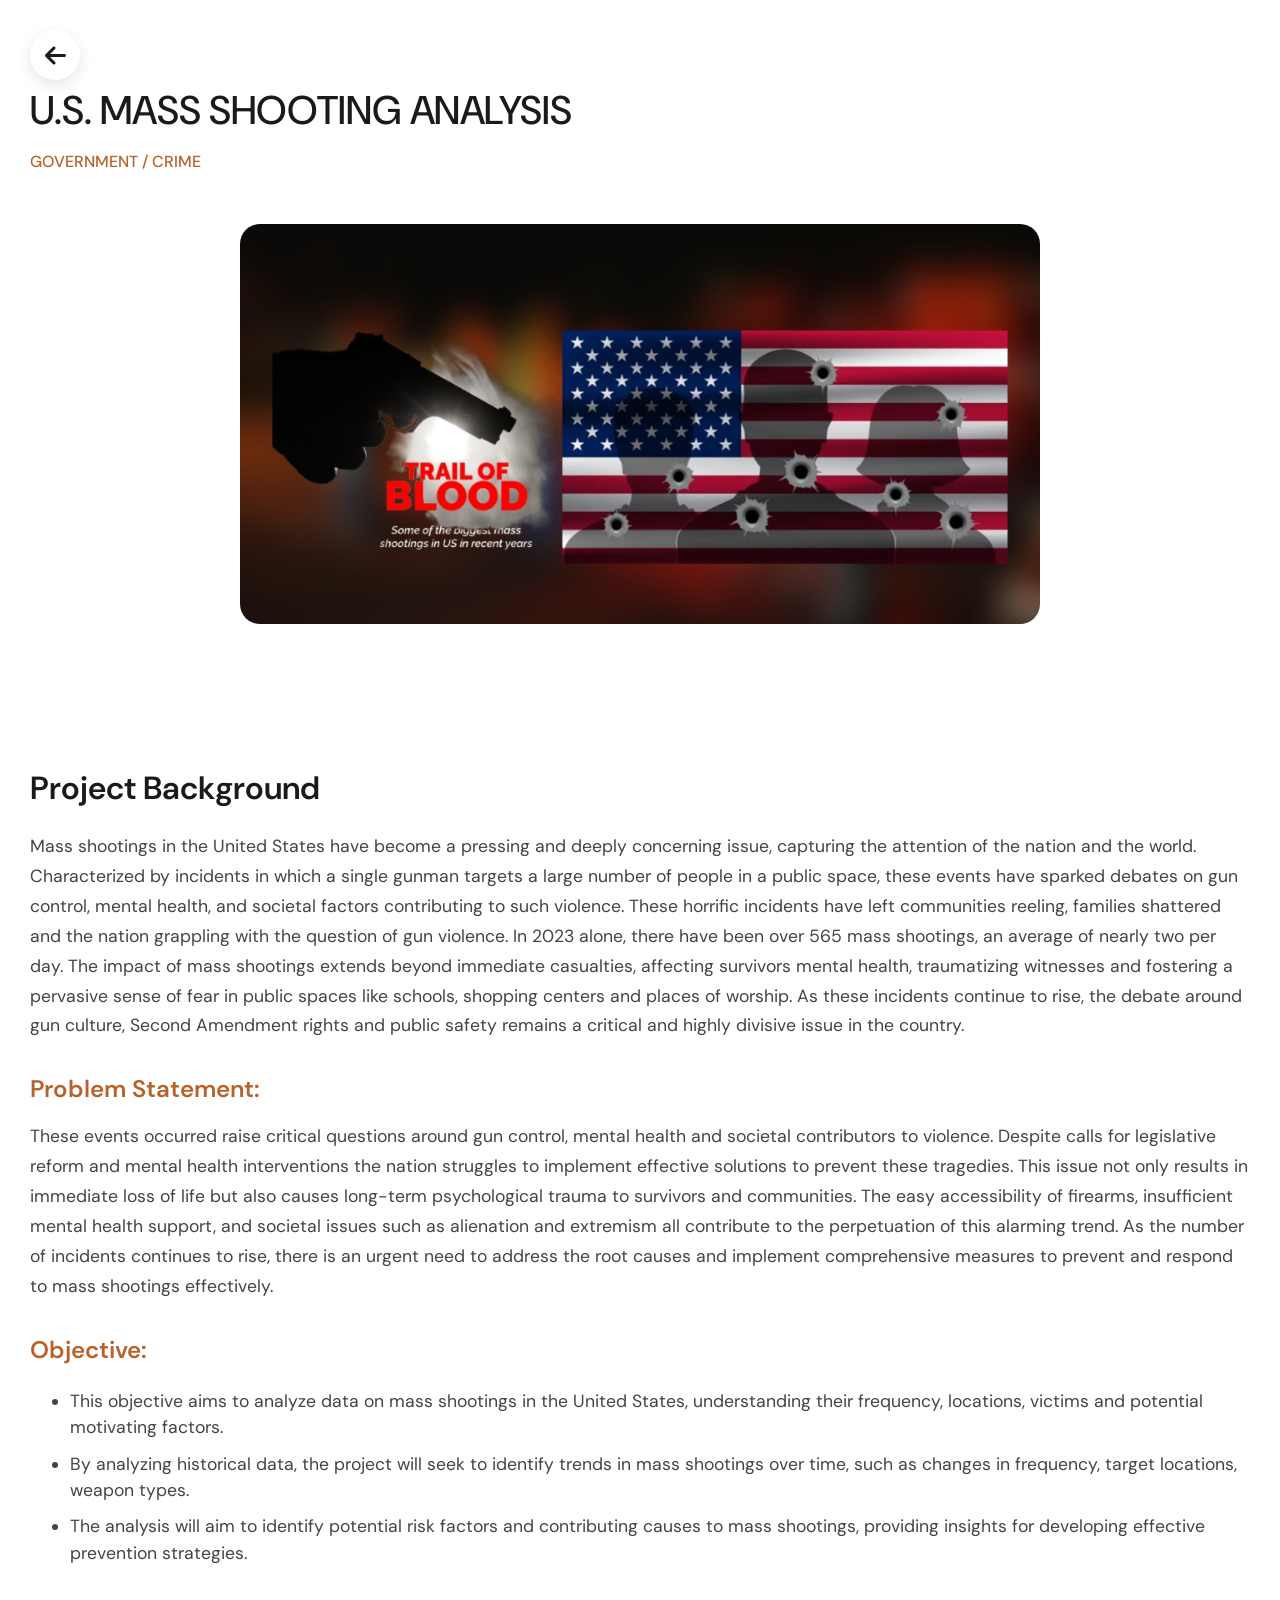
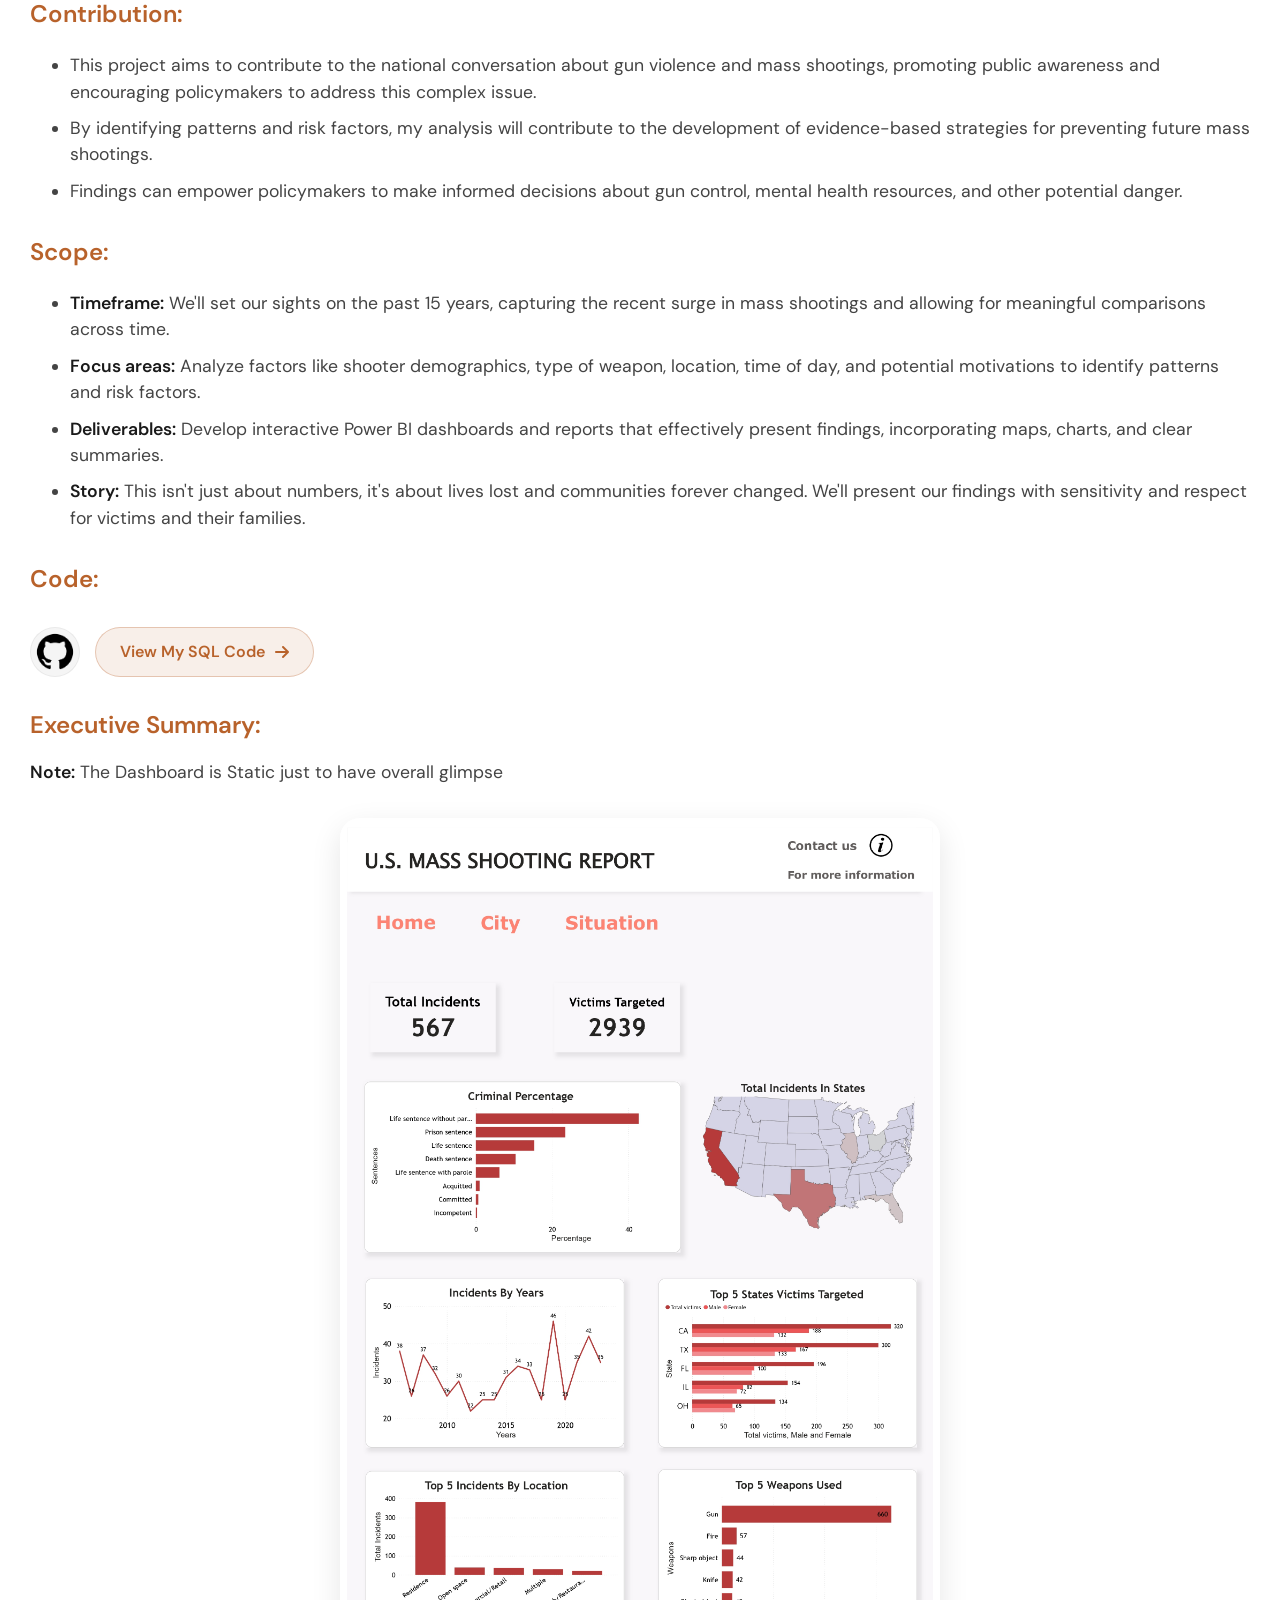
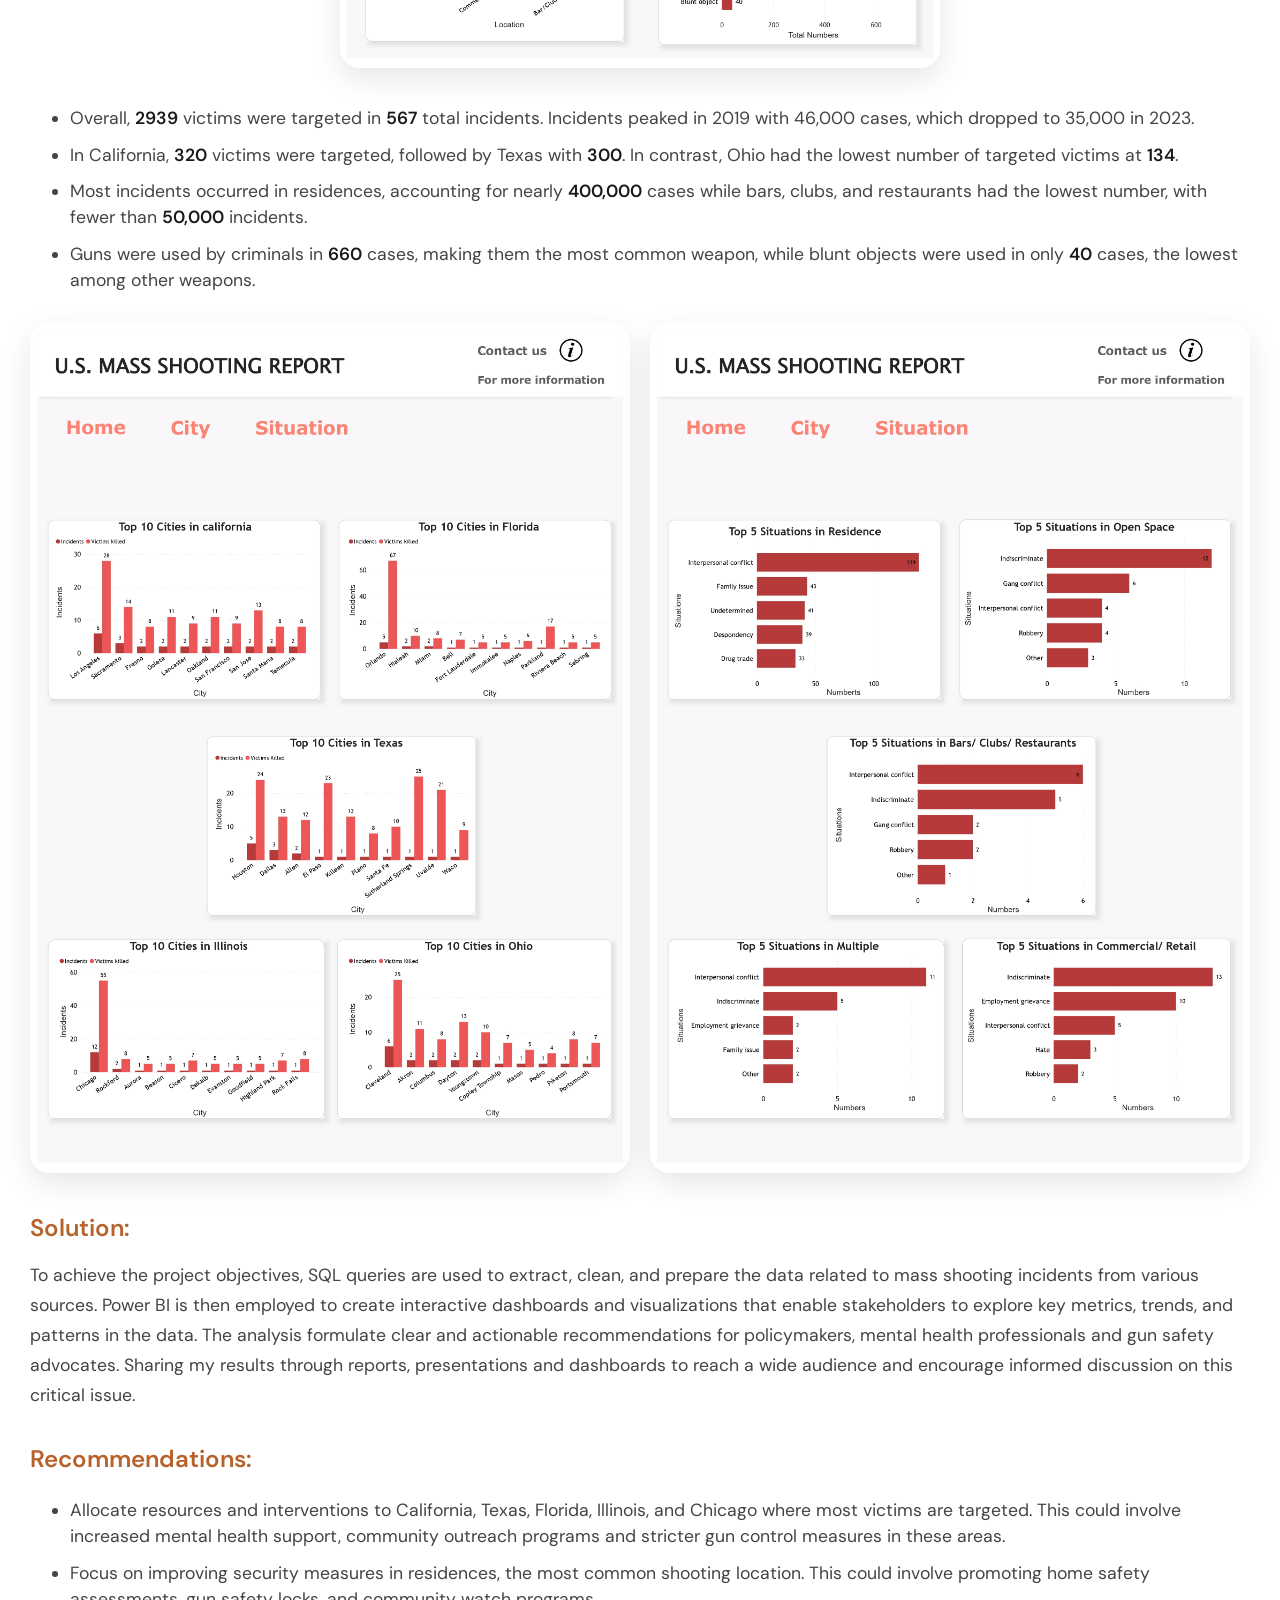
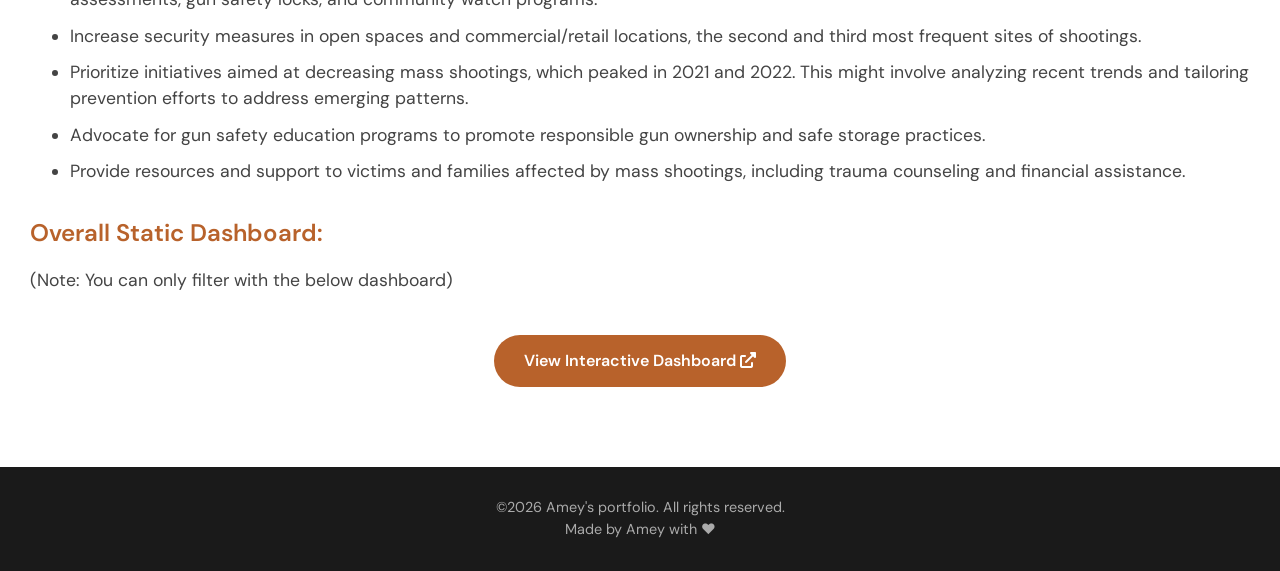
<file: mass_shooting.html>
<!DOCTYPE html>
<html lang="en">
<head>
    <meta charset="UTF-8">
    <meta name="viewport" content="width=device-width, initial-scale=1.0">
    <title>Project Details | Your Brand</title>
    <!-- Google Fonts -->
    <link rel="preconnect" href="https://fonts.googleapis.com">
    <link rel="preconnect" href="https://fonts.gstatic.com" crossorigin>
    <link href="https://fonts.googleapis.com/css2?family=DM+Sans:opsz,wght@9..40,100..1000&family=Inter:opsz,wght@14..32,100..900&display=swap" rel="stylesheet">
    <!-- Font Awesome -->
    <link rel="stylesheet" href="https://cdnjs.cloudflare.com/ajax/libs/font-awesome/6.0.0-beta3/css/all.min.css">
    <style>
        * {
            margin: 0;
            padding: 0;
            box-sizing: border-box;
        }

        body {
            font-family: 'DM Sans', 'Inter', sans-serif;
            background: #F5F5F5;
            color: #1A1A1A;
            line-height: 1.5;
        }

        .container {
            max-width: 1280px;
            margin: 0 auto;
            padding: 0 30px;
        }

        /* Back button */
        .back-button {
            position: absolute;
            top: 30px;
            left: 30px;
            z-index: 10;
        }

        .back-button a {
            display: flex;
            align-items: center;
            justify-content: center;
            width: 50px;
            height: 50px;
            background: white;
            border-radius: 50%;
            box-shadow: 0 5px 15px rgba(0,0,0,0.1);
            color: #1A1A1A;
            font-size: 1.5rem;
            transition: all 0.3s ease;
            text-decoration: none;
        }

        .back-button a:hover {
            background: #B8622B;
            color: white;
            transform: translateX(-3px);
        }

        /* Property Hero */
        .property-hero {
            padding: 80px 0 20px;
            background: white;
        }

        .property-title {
            font-size: 2.5rem;
            font-weight: 500;
            margin-bottom: 10px;
        }

        .property-location {
            color: #B8622B;
            font-weight: 500;
            margin-bottom: 30px;
        }

        /* Main Image */
        .image-section {
            background: white;
            padding: 0 0 40px;
        }

        .main-image img {
            width: 100%;
            max-width: 800px;
            height: 400px;
            object-fit: cover;
            border-radius: 20px;
            display: block;
            margin: 0 auto;
        }

        /* Project Details Section */
        .project-details {
            padding: 60px 0;
            background: white;
        }

        .project-details h2 {
            font-size: 2rem;
            font-weight: 600;
            margin: 40px 0 20px;
        }

        .project-details h3 {
            font-size: 1.5rem;
            font-weight: 600;
            margin: 30px 0 15px;
            color: #B8622B;
        }

        .project-details p {
            color: #444;
            font-size: 1.1rem;
            line-height: 1.7;
            margin-bottom: 20px;
        }

        .project-details strong {
            font-weight: 600;
            color: #1A1A1A;
        }

        .project-details ul {
            margin: 20px 0;
            padding-left: 40px;
        }

        .project-details li {
            font-size: 1.1rem;
            color: #444;
            margin-bottom: 10px;
        }

        .project-image {
            margin: 30px 0;
            text-align: center;
        }

        .project-image img {
            width: 600px;
            height: 850px;
            object-fit: cover;
            border-radius: 20px;
            box-shadow: 0 10px 30px rgba(0,0,0,0.1);
            max-width: 100%;
        }

        .image-row {
            display: flex;
            gap: 20px;
            justify-content: center;
            margin: 30px 0;
            flex-wrap: wrap;
        }

        .image-row .project-image {
            margin: 0;
            flex: 1 1 300px;
        }

        .code-section {
            margin: 30px 0;
            display: flex;
            align-items: center;
            gap: 15px;
            flex-wrap: wrap;
        }

        .github-icon {
            width: 50px;
            height: 50px;
            border-radius: 50%;
            background: #f5f5f5;
            display: flex;
            align-items: center;
            justify-content: center;
            border: 1px solid rgba(0,0,0,0.05);
            overflow: hidden;
        }

        .github-icon img {
            width: 100%;
            height: 100%;
            object-fit: contain;
        }

        .code-link {
            display: inline-flex;
            align-items: center;
            gap: 10px;
            background: rgba(184, 98, 43, 0.1);
            color: #B8622B;
            padding: 12px 24px;
            border-radius: 40px;
            text-decoration: none;
            font-weight: 600;
            transition: all 0.3s ease;
            border: 1px solid rgba(184, 98, 43, 0.3);
        }

        .code-link:hover {
            background: #B8622B;
            color: white;
            gap: 15px;
            border-color: #B8622B;
        }

        .dashboard-link {
            margin: 40px 0 20px;
            text-align: center;
        }

        .dashboard-link a {
            display: inline-block;
            background: #B8622B;
            color: white;
            padding: 14px 30px;
            border-radius: 40px;
            text-decoration: none;
            font-weight: 600;
            transition: all 0.3s;
        }

        .dashboard-link a:hover {
            background: #a04f1f;
            transform: translateY(-2px);
        }

        /* Footer */
        .site-footer {
            background: #1A1A1A;
            color: #aaa;
            text-align: center;
            padding: 30px 0;
            font-size: 0.9rem;
        }

        /* Responsive */
        @media (max-width: 768px) {
            .back-button {
                top: 15px;
                left: 15px;
            }
            .image-row {
                flex-direction: column;
                align-items: center;
            }
        }
    </style>
</head>
<body>
    <!-- Back button to return to index.html#projects -->
    <div class="back-button">
        <a href="index.html#projects" title="Back to projects">
            <i class="fas fa-arrow-left"></i>
        </a>
    </div>

    <main>
        <!-- Property Title -->
        <section class="property-hero">
            <div class="container">
                <h1 class="property-title">U.S. MASS SHOOTING ANALYSIS</h1>
                <p class="property-location">GOVERNMENT / CRIME</p>
            </div>
        </section>

        <!-- Main Image -->
        <section class="image-section">
            <div class="container">
                <div class="main-image">
                    <img src="images/mass_shooting.png" alt="Mass Shooting Analysis Main Image">
                </div>
            </div>
        </section>

        <!-- Project Details -->
        <section class="project-details">
            <div class="container">
                <h2>Project Background</h2>
                <p>Mass shootings in the United States have become a pressing and deeply concerning issue, capturing the attention of the nation and the world. Characterized by incidents in which a single gunman targets a large number of people in a public space, these events have sparked debates on gun control, mental health, and societal factors contributing to such violence. These horrific incidents have left communities reeling, families shattered and the nation grappling with the question of gun violence. In 2023 alone, there have been over 565 mass shootings, an average of nearly two per day. The impact of mass shootings extends beyond immediate casualties, affecting survivors mental health, traumatizing witnesses and fostering a pervasive sense of fear in public spaces like schools, shopping centers and places of worship. As these incidents continue to rise, the debate around gun culture, Second Amendment rights and public safety remains a critical and highly divisive issue in the country.</p>

                <h3>Problem Statement:</h3>
                <p>These events occurred raise critical questions around gun control, mental health and societal contributors to violence. Despite calls for legislative reform and mental health interventions the nation struggles to implement effective solutions to prevent these tragedies. This issue not only results in immediate loss of life but also causes long-term psychological trauma to survivors and communities. The easy accessibility of firearms, insufficient mental health support, and societal issues such as alienation and extremism all contribute to the perpetuation of this alarming trend. As the number of incidents continues to rise, there is an urgent need to address the root causes and implement comprehensive measures to prevent and respond to mass shootings effectively.</p>

                <h3>Objective:</h3>
                <ul>
                    <li>This objective aims to analyze data on mass shootings in the United States, understanding their frequency, locations, victims and potential motivating factors.</li>
                    <li>By analyzing historical data, the project will seek to identify trends in mass shootings over time, such as changes in frequency, target locations, weapon types.</li>
                    <li>The analysis will aim to identify potential risk factors and contributing causes to mass shootings, providing insights for developing effective prevention strategies.</li>
                </ul>

                <h3>Contribution:</h3>
                <ul>
                    <li>This project aims to contribute to the national conversation about gun violence and mass shootings, promoting public awareness and encouraging policymakers to address this complex issue.</li>
                    <li>By identifying patterns and risk factors, my analysis will contribute to the development of evidence-based strategies for preventing future mass shootings.</li>
                    <li>Findings can empower policymakers to make informed decisions about gun control, mental health resources, and other potential danger.</li>
                </ul>

                <h3>Scope:</h3>
                <ul>
                    <li><strong>Timeframe:</strong> We'll set our sights on the past 15 years, capturing the recent surge in mass shootings and allowing for meaningful comparisons across time.</li>
                    <li><strong>Focus areas:</strong> Analyze factors like shooter demographics, type of weapon, location, time of day, and potential motivations to identify patterns and risk factors.</li>
                    <li><strong>Deliverables:</strong> Develop interactive Power BI dashboards and reports that effectively present findings, incorporating maps, charts, and clear summaries.</li>
                    <li><strong>Story:</strong> This isn't just about numbers, it's about lives lost and communities forever changed. We'll present our findings with sensitivity and respect for victims and their families.</li>
                </ul>

                <h3>Code:</h3>
                <div class="code-section">
                    <div class="github-icon">
                        <img src="images/Github.png" alt="GitHub">
                    </div>
                    <a href="https://github.com/ameypathare/mass_shooting_sql_queries" class="code-link" target="_blank" rel="noopener noreferrer">
                        View My SQL Code <i class="fas fa-arrow-right"></i>
                    </a>
                </div>

                <h3>Executive Summary:</h3>
                <p><strong>Note:</strong> The Dashboard is Static just to have overall glimpse</p>
                
                <!-- First image -->
                <div class="project-image">
                    <img src="images/U.S_Mass_Killing_page-0001.jpg" alt="Mass Shooting Dashboard 1">
                </div>
                
                <ul>
                    <li>Overall, <strong>2939</strong> victims were targeted in <strong>567</strong> total incidents. Incidents peaked in 2019 with 46,000 cases, which dropped to 35,000 in 2023.</li>
                    <li>In California, <strong>320</strong> victims were targeted, followed by Texas with <strong>300</strong>. In contrast, Ohio had the lowest number of targeted victims at <strong>134</strong>.</li>
                    <li>Most incidents occurred in residences, accounting for nearly <strong>400,000</strong> cases while bars, clubs, and restaurants had the lowest number, with fewer than <strong>50,000</strong> incidents.</li>
                    <li>Guns were used by criminals in <strong>660</strong> cases, making them the most common weapon, while blunt objects were used in only <strong>40</strong> cases, the lowest among other weapons.</li>
                </ul>

                <!-- Two images side by side -->
                <div class="image-row">
                    <div class="project-image">
                        <img src="images/U.S_Mass_Killing_page-0002.jpg" alt="Mass Shooting Dashboard 2">
                    </div>
                    <div class="project-image">
                        <img src="images/U.S_Mass_Killing_page-0003.jpg" alt="Mass Shooting Dashboard 3">
                    </div>
                </div>

                <h3>Solution:</h3>
                <p>To achieve the project objectives, SQL queries are used to extract, clean, and prepare the data related to mass shooting incidents from various sources. Power BI is then employed to create interactive dashboards and visualizations that enable stakeholders to explore key metrics, trends, and patterns in the data. The analysis formulate clear and actionable recommendations for policymakers, mental health professionals and gun safety advocates. Sharing my results through reports, presentations and dashboards to reach a wide audience and encourage informed discussion on this critical issue.</p>

                <h3>Recommendations:</h3>
                <ul>
                    <li>Allocate resources and interventions to California, Texas, Florida, Illinois, and Chicago where most victims are targeted. This could involve increased mental health support, community outreach programs and stricter gun control measures in these areas.</li>
                    <li>Focus on improving security measures in residences, the most common shooting location. This could involve promoting home safety assessments, gun safety locks, and community watch programs.</li>
                    <li>Increase security measures in open spaces and commercial/retail locations, the second and third most frequent sites of shootings.</li>
                    <li>Prioritize initiatives aimed at decreasing mass shootings, which peaked in 2021 and 2022. This might involve analyzing recent trends and tailoring prevention efforts to address emerging patterns.</li>
                    <li>Advocate for gun safety education programs to promote responsible gun ownership and safe storage practices.</li>
                    <li>Provide resources and support to victims and families affected by mass shootings, including trauma counseling and financial assistance.</li>
                </ul>

                <h3>Overall Static Dashboard:</h3>
                <p>(Note: You can only filter with the below dashboard)</p>
                <div class="dashboard-link">
                    <a href="https://app.powerbi.com/reportEmbed?reportId=accbe685-a78c-4715-9631-27e4e01b8af2&autoAuth=true&ctid=d475a563-eb88-47d0-b51c-6e9ad052eeeb&filterPaneEnabled=false&navContentPaneEnabled=false" target="_blank" rel="noopener noreferrer">
                        View Interactive Dashboard <i class="fas fa-external-link-alt"></i>
                    </a>
                </div>
            </div>
        </section>
    </main>

    <footer class="site-footer">
        <div class="container">
            <p>©2026 Amey's portfolio. All rights reserved.<br>Made by Amey with ❤️</p>
        </div>
    </footer>
</body>
</html>
</file>
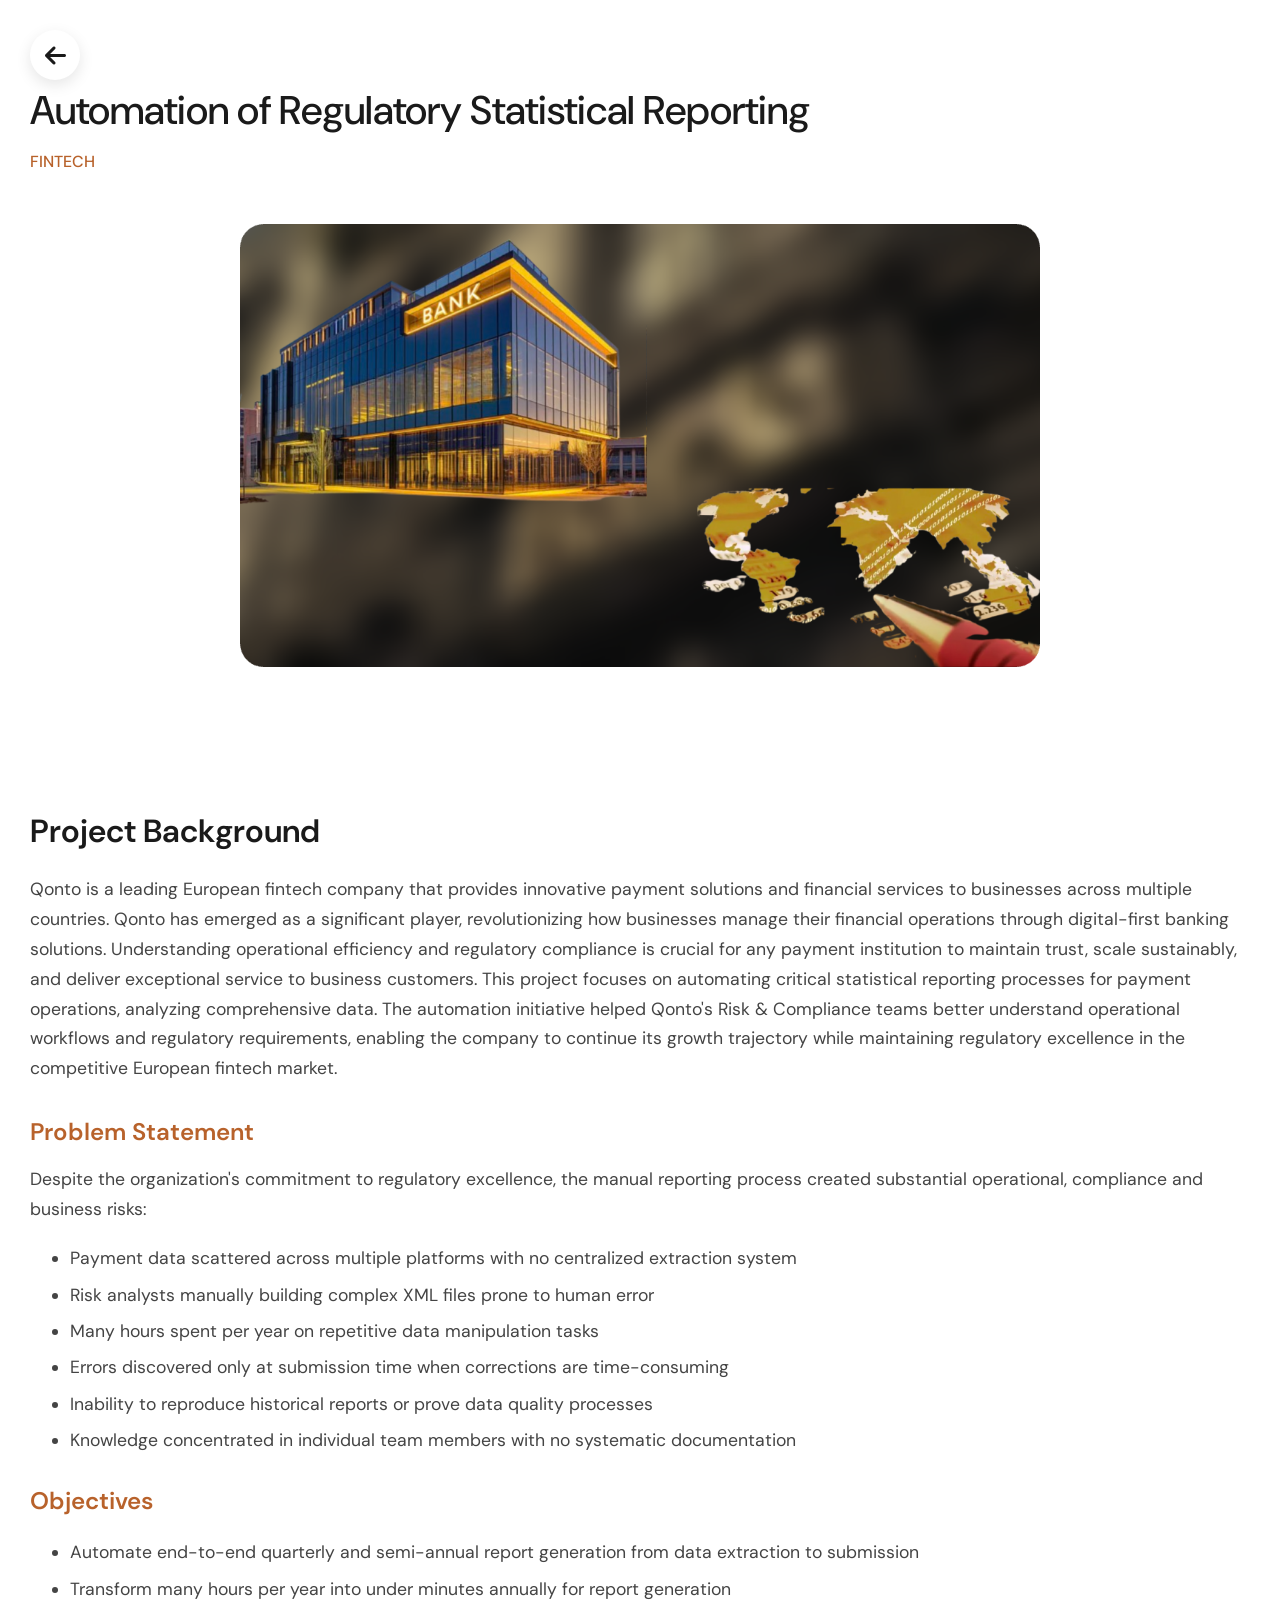
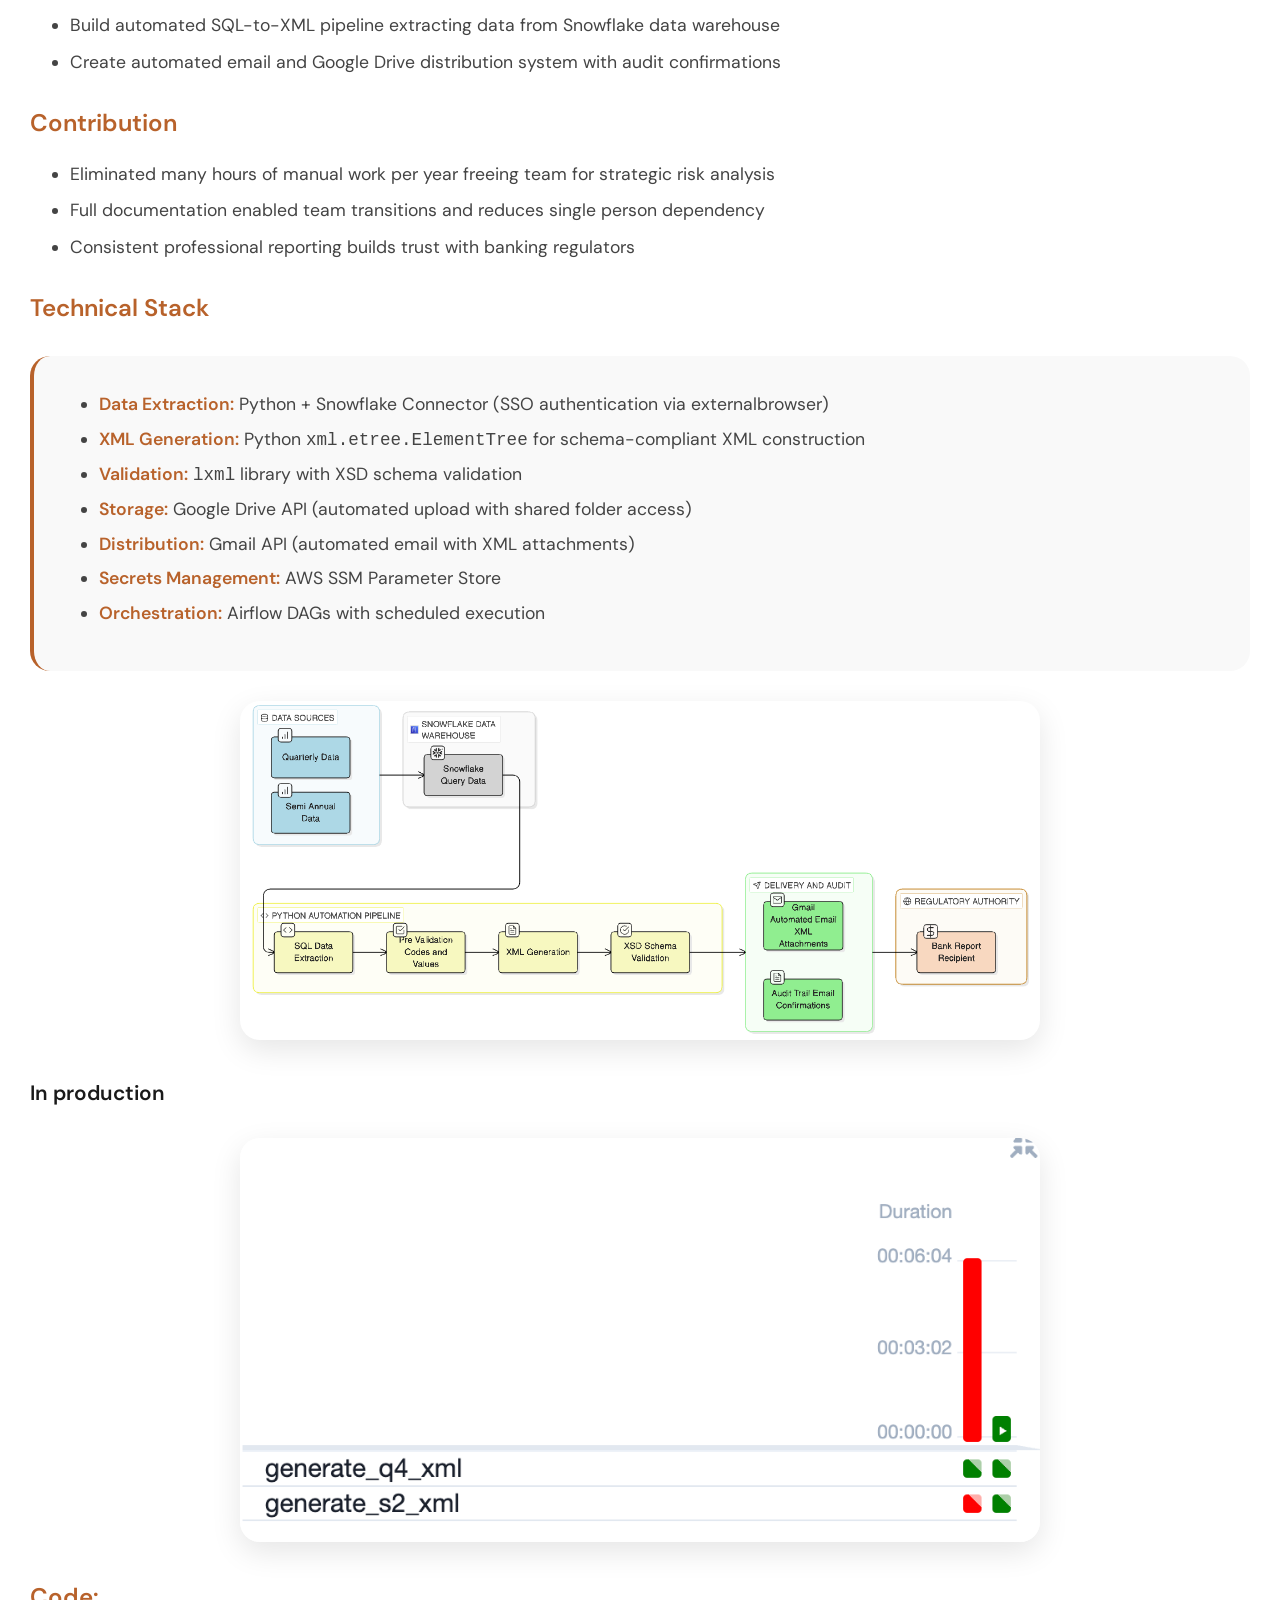
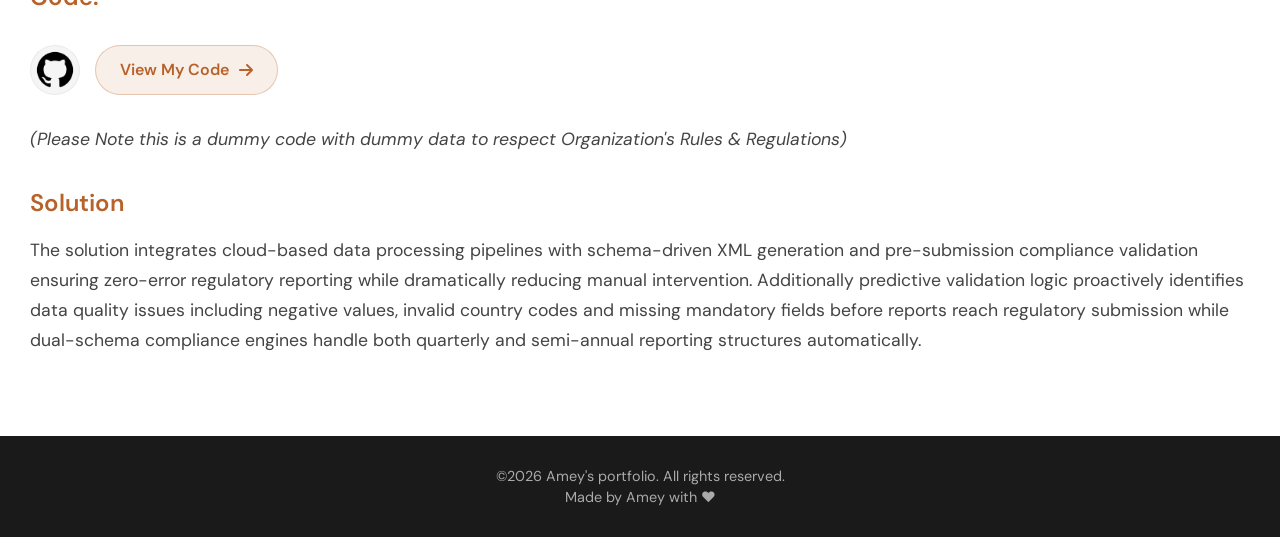
<file: regulatory_automation.html>
<!DOCTYPE html>
<html lang="en">
<head>
    <meta charset="UTF-8">
    <meta name="viewport" content="width=device-width, initial-scale=1.0">
    <title>Project Details | Your Brand</title>
    <!-- Google Fonts -->
    <link rel="preconnect" href="https://fonts.googleapis.com">
    <link rel="preconnect" href="https://fonts.gstatic.com" crossorigin>
    <link href="https://fonts.googleapis.com/css2?family=DM+Sans:opsz,wght@9..40,100..1000&family=Inter:opsz,wght@14..32,100..900&display=swap" rel="stylesheet">
    <!-- Font Awesome -->
    <link rel="stylesheet" href="https://cdnjs.cloudflare.com/ajax/libs/font-awesome/6.0.0-beta3/css/all.min.css">
    <style>
        * {
            margin: 0;
            padding: 0;
            box-sizing: border-box;
        }

        body {
            font-family: 'DM Sans', 'Inter', sans-serif;
            background: #F5F5F5;
            color: #1A1A1A;
            line-height: 1.5;
        }

        .container {
            max-width: 1280px;
            margin: 0 auto;
            padding: 0 30px;
        }

        /* Back button */
        .back-button {
            position: absolute;
            top: 30px;
            left: 30px;
            z-index: 10;
        }

        .back-button a {
            display: flex;
            align-items: center;
            justify-content: center;
            width: 50px;
            height: 50px;
            background: white;
            border-radius: 50%;
            box-shadow: 0 5px 15px rgba(0,0,0,0.1);
            color: #1A1A1A;
            font-size: 1.5rem;
            transition: all 0.3s ease;
            text-decoration: none;
        }

        .back-button a:hover {
            background: #B8622B;
            color: white;
            transform: translateX(-3px);
        }

        /* Property Hero */
        .property-hero {
            padding: 80px 0 20px;
            background: white;
        }

        .property-title {
            font-size: 2.5rem;
            font-weight: 500;
            margin-bottom: 10px;
        }

        .property-location {
            color: #B8622B;
            font-weight: 500;
            margin-bottom: 30px;
        }

        /* Main Image */
        .image-section {
            background: white;
            padding: 0 0 40px;
        }

        .main-image {
            text-align: center;
        }

        .main-image img {
            width: 100%;
            max-width: 800px;
            height: auto;
            border-radius: 20px;
            display: block;
            margin: 0 auto;
        }

        /* Project Details Section */
        .project-details {
            padding: 60px 0;
            background: white;
        }

        .project-details h2 {
            font-size: 2rem;
            font-weight: 600;
            margin: 40px 0 20px;
        }

        .project-details h3 {
            font-size: 1.5rem;
            font-weight: 600;
            margin: 30px 0 15px;
            color: #B8622B;
        }

        .project-details h4 {
            font-size: 1.3rem;
            font-weight: 600;
            margin: 25px 0 10px;
            color: #1A1A1A;
        }

        .project-details p {
            color: #444;
            font-size: 1.1rem;
            line-height: 1.7;
            margin-bottom: 20px;
        }

        .project-details strong {
            font-weight: 600;
            color: #1A1A1A;
        }

        .project-details ul {
            margin: 20px 0;
            padding-left: 40px;
        }

        .project-details li {
            font-size: 1.1rem;
            color: #444;
            margin-bottom: 10px;
        }

        .project-image {
            margin: 30px 0;
            text-align: center;
            width: 100%;
        }

        .project-image img {
            width: 100%;
            height: auto;
            max-width: 800px;
            border-radius: 20px;
            box-shadow: 0 10px 30px rgba(0,0,0,0.1);
        }

        .code-section {
            margin: 30px 0;
            display: flex;
            align-items: center;
            gap: 15px;
            flex-wrap: wrap;
        }

        .github-icon {
            width: 50px;
            height: 50px;
            border-radius: 50%;
            background: #f5f5f5;
            display: flex;
            align-items: center;
            justify-content: center;
            border: 1px solid rgba(0,0,0,0.05);
            overflow: hidden;
        }

        .github-icon img {
            width: 100%;
            height: 100%;
            object-fit: contain;
        }

        .code-link {
            display: inline-flex;
            align-items: center;
            gap: 10px;
            background: rgba(184, 98, 43, 0.1);
            color: #B8622B;
            padding: 12px 24px;
            border-radius: 40px;
            text-decoration: none;
            font-weight: 600;
            transition: all 0.3s ease;
            border: 1px solid rgba(184, 98, 43, 0.3);
        }

        .code-link:hover {
            background: #B8622B;
            color: white;
            gap: 15px;
            border-color: #B8622B;
        }

        .tech-stack {
            background: #f9f9f9;
            padding: 25px;
            border-radius: 20px;
            margin: 30px 0;
            border-left: 4px solid #B8622B;
        }

        .tech-stack ul {
            margin-top: 10px;
        }

        .tech-stack li {
            margin-bottom: 8px;
        }

        .tech-stack strong {
            color: #B8622B;
        }

        .image-row {
            display: flex;
            gap: 20px;
            justify-content: center;
            margin: 30px 0;
            flex-wrap: wrap;
        }

        .image-row .project-image {
            margin: 0;
            flex: 1 1 300px;
        }

        /* Footer */
        .site-footer {
            background: #1A1A1A;
            color: #aaa;
            text-align: center;
            padding: 30px 0;
            font-size: 0.9rem;
        }

        /* Responsive */
        @media (max-width: 768px) {
            .back-button {
                top: 15px;
                left: 15px;
            }
            .image-row {
                flex-direction: column;
                align-items: center;
            }
        }
    </style>
</head>
<body>
    <!-- Back button to return to index.html#projects -->
    <div class="back-button">
        <a href="index.html#projects" title="Back to projects">
            <i class="fas fa-arrow-left"></i>
        </a>
    </div>

    <main>
        <!-- Property Title -->
        <section class="property-hero">
            <div class="container">
                <h1 class="property-title">Automation of Regulatory Statistical Reporting</h1>
                <p class="property-location">FINTECH</p>
            </div>
        </section>

        <!-- Main Image -->
        <section class="image-section">
            <div class="container">
                <div class="main-image">
                    <img src="images/regulatory_image.png" alt="Regulatory Reporting Main Image">
                </div>
            </div>
        </section>

        <!-- Project Details -->
        <section class="project-details">
            <div class="container">
                <h2>Project Background</h2>
                <p>Qonto is a leading European fintech company that provides innovative payment solutions and financial services to businesses across multiple countries. Qonto has emerged as a significant player, revolutionizing how businesses manage their financial operations through digital-first banking solutions. Understanding operational efficiency and regulatory compliance is crucial for any payment institution to maintain trust, scale sustainably, and deliver exceptional service to business customers. This project focuses on automating critical statistical reporting processes for payment operations, analyzing comprehensive data. The automation initiative helped Qonto's Risk & Compliance teams better understand operational workflows and regulatory requirements, enabling the company to continue its growth trajectory while maintaining regulatory excellence in the competitive European fintech market.</p>

                <h3>Problem Statement</h3>
                <p>Despite the organization's commitment to regulatory excellence, the manual reporting process created substantial operational, compliance and business risks:</p>
                <ul>
                    <li>Payment data scattered across multiple platforms with no centralized extraction system</li>
                    <li>Risk analysts manually building complex XML files prone to human error</li>
                    <li>Many hours spent per year on repetitive data manipulation tasks</li>
                    <li>Errors discovered only at submission time when corrections are time-consuming</li>
                    <li>Inability to reproduce historical reports or prove data quality processes</li>
                    <li>Knowledge concentrated in individual team members with no systematic documentation</li>
                </ul>

                <h3>Objectives</h3>
                <ul>
                    <li>Automate end-to-end quarterly and semi-annual report generation from data extraction to submission</li>
                    <li>Transform many hours per year into under minutes annually for report generation</li>
                    <li>Build automated SQL-to-XML pipeline extracting data from Snowflake data warehouse</li>
                    <li>Create automated email and Google Drive distribution system with audit confirmations</li>
                </ul>

                <h3>Contribution</h3>
                <ul>
                    <li>Eliminated many hours of manual work per year freeing team for strategic risk analysis</li>
                    <li>Full documentation enabled team transitions and reduces single person dependency</li>
                    <li>Consistent professional reporting builds trust with banking regulators</li>
                </ul>

                <h3>Technical Stack</h3>
                <div class="tech-stack">
                    <ul>
                        <li><strong>Data Extraction:</strong> Python + Snowflake Connector (SSO authentication via externalbrowser)</li>
                        <li><strong>XML Generation:</strong> Python <code>xml.etree.ElementTree</code> for schema-compliant XML construction</li>
                        <li><strong>Validation:</strong> <code>lxml</code> library with XSD schema validation</li>
                        <li><strong>Storage:</strong> Google Drive API (automated upload with shared folder access)</li>
                        <li><strong>Distribution:</strong> Gmail API (automated email with XML attachments)</li>
                        <li><strong>Secrets Management:</strong> AWS SSM Parameter Store</li>
                        <li><strong>Orchestration:</strong> Airflow DAGs with scheduled execution</li>
                    </ul>
                </div>

                <div class="project-image">
                    <img src="images/regulatory_diagram.png" alt="Technical Architecture">
                </div>

                <h4>In production</h4>
                <div class="project-image">
                    <img src="images/regulatory_production.png" alt="Production Implementation">
                </div>

                <h3>Code:</h3>
                <div class="code-section">
                    <div class="github-icon">
                        <img src="images/Github.png" alt="GitHub">
                    </div>
                    <a href="https://github.com/ameypathare/bank-reporting-pipeline" class="code-link" target="_blank" rel="noopener noreferrer">
                        View My Code <i class="fas fa-arrow-right"></i>
                    </a>
                </div>
                <p><em>(Please Note this is a dummy code with dummy data to respect Organization's Rules & Regulations)</em></p>

                <h3>Solution</h3>
                <p>The solution integrates cloud-based data processing pipelines with schema-driven XML generation and pre-submission compliance validation ensuring zero-error regulatory reporting while dramatically reducing manual intervention. Additionally predictive validation logic proactively identifies data quality issues including negative values, invalid country codes and missing mandatory fields before reports reach regulatory submission while dual-schema compliance engines handle both quarterly and semi-annual reporting structures automatically.</p>
            </div>
        </section>
    </main>

    <footer class="site-footer">
        <div class="container">
            <p>©2026 Amey's portfolio. All rights reserved.<br>Made by Amey with ❤️</p>
        </div>
    </footer>
</body>
</html>
</file>
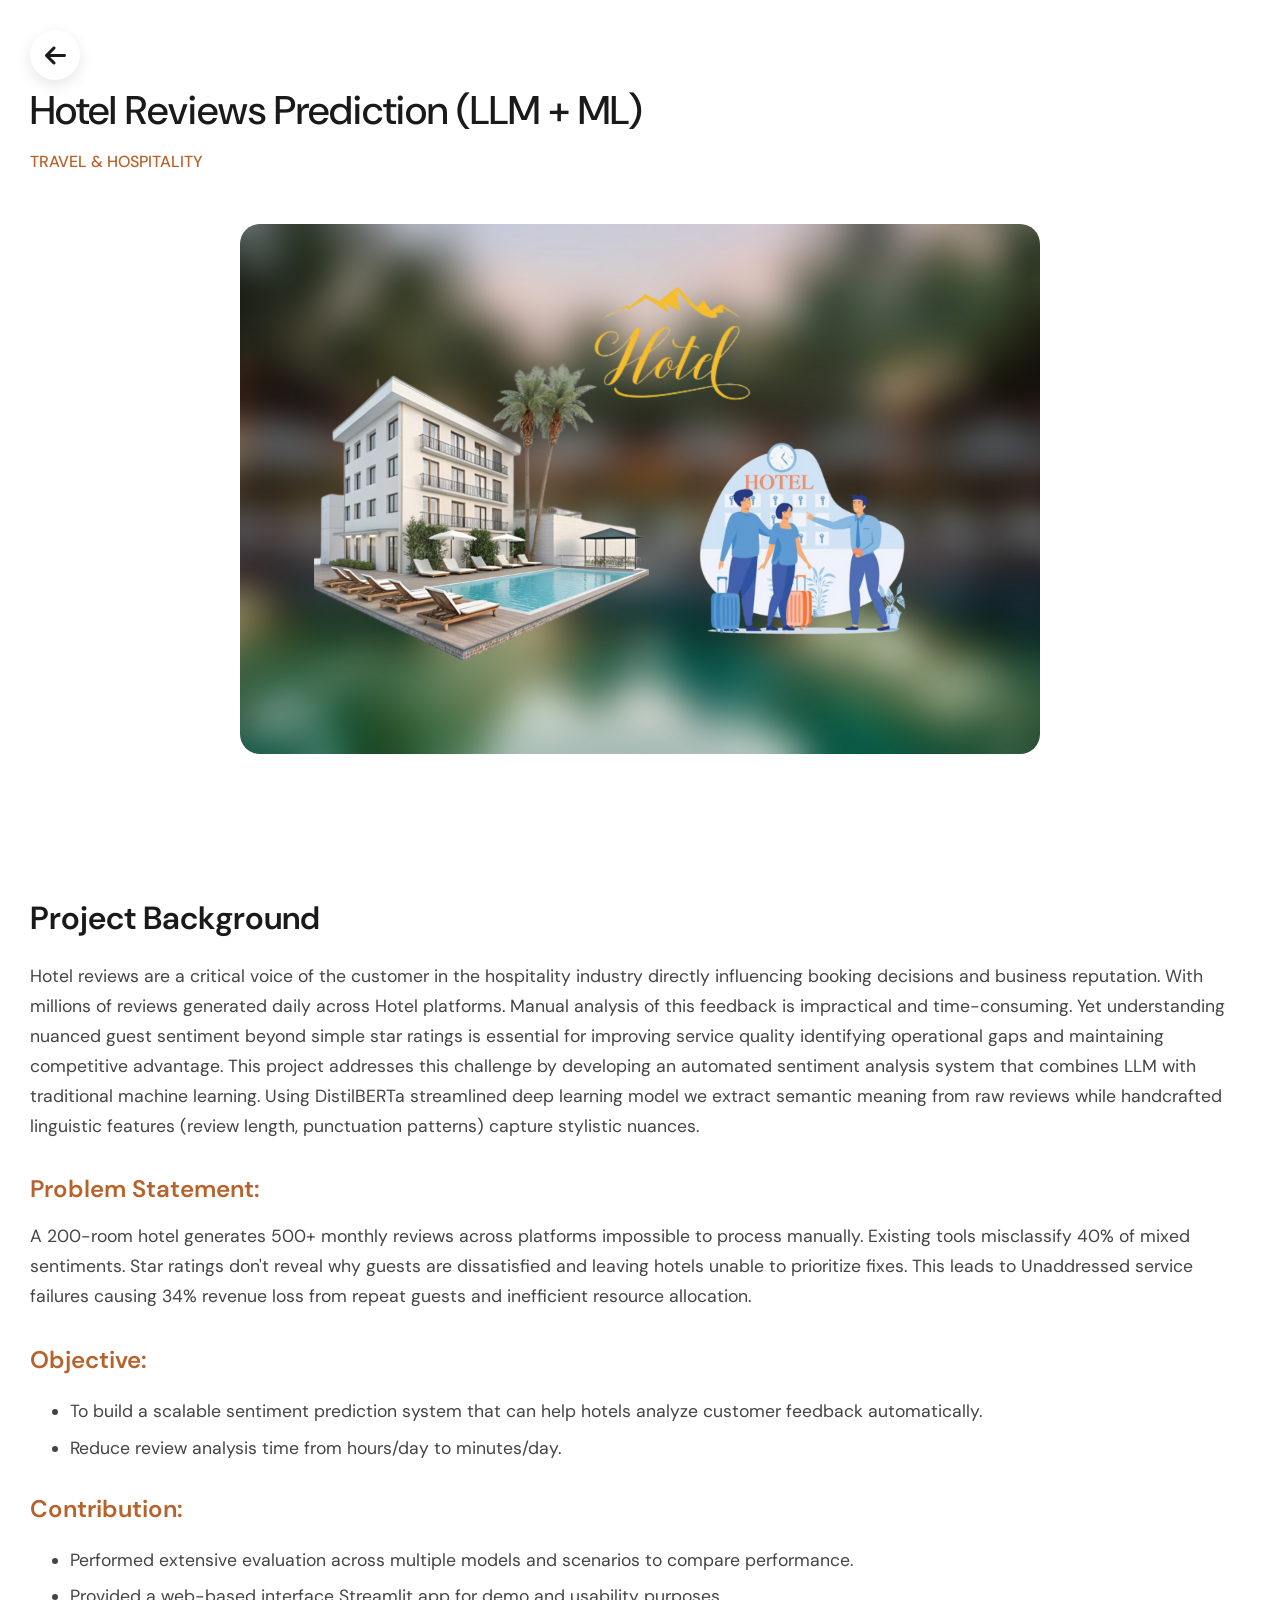
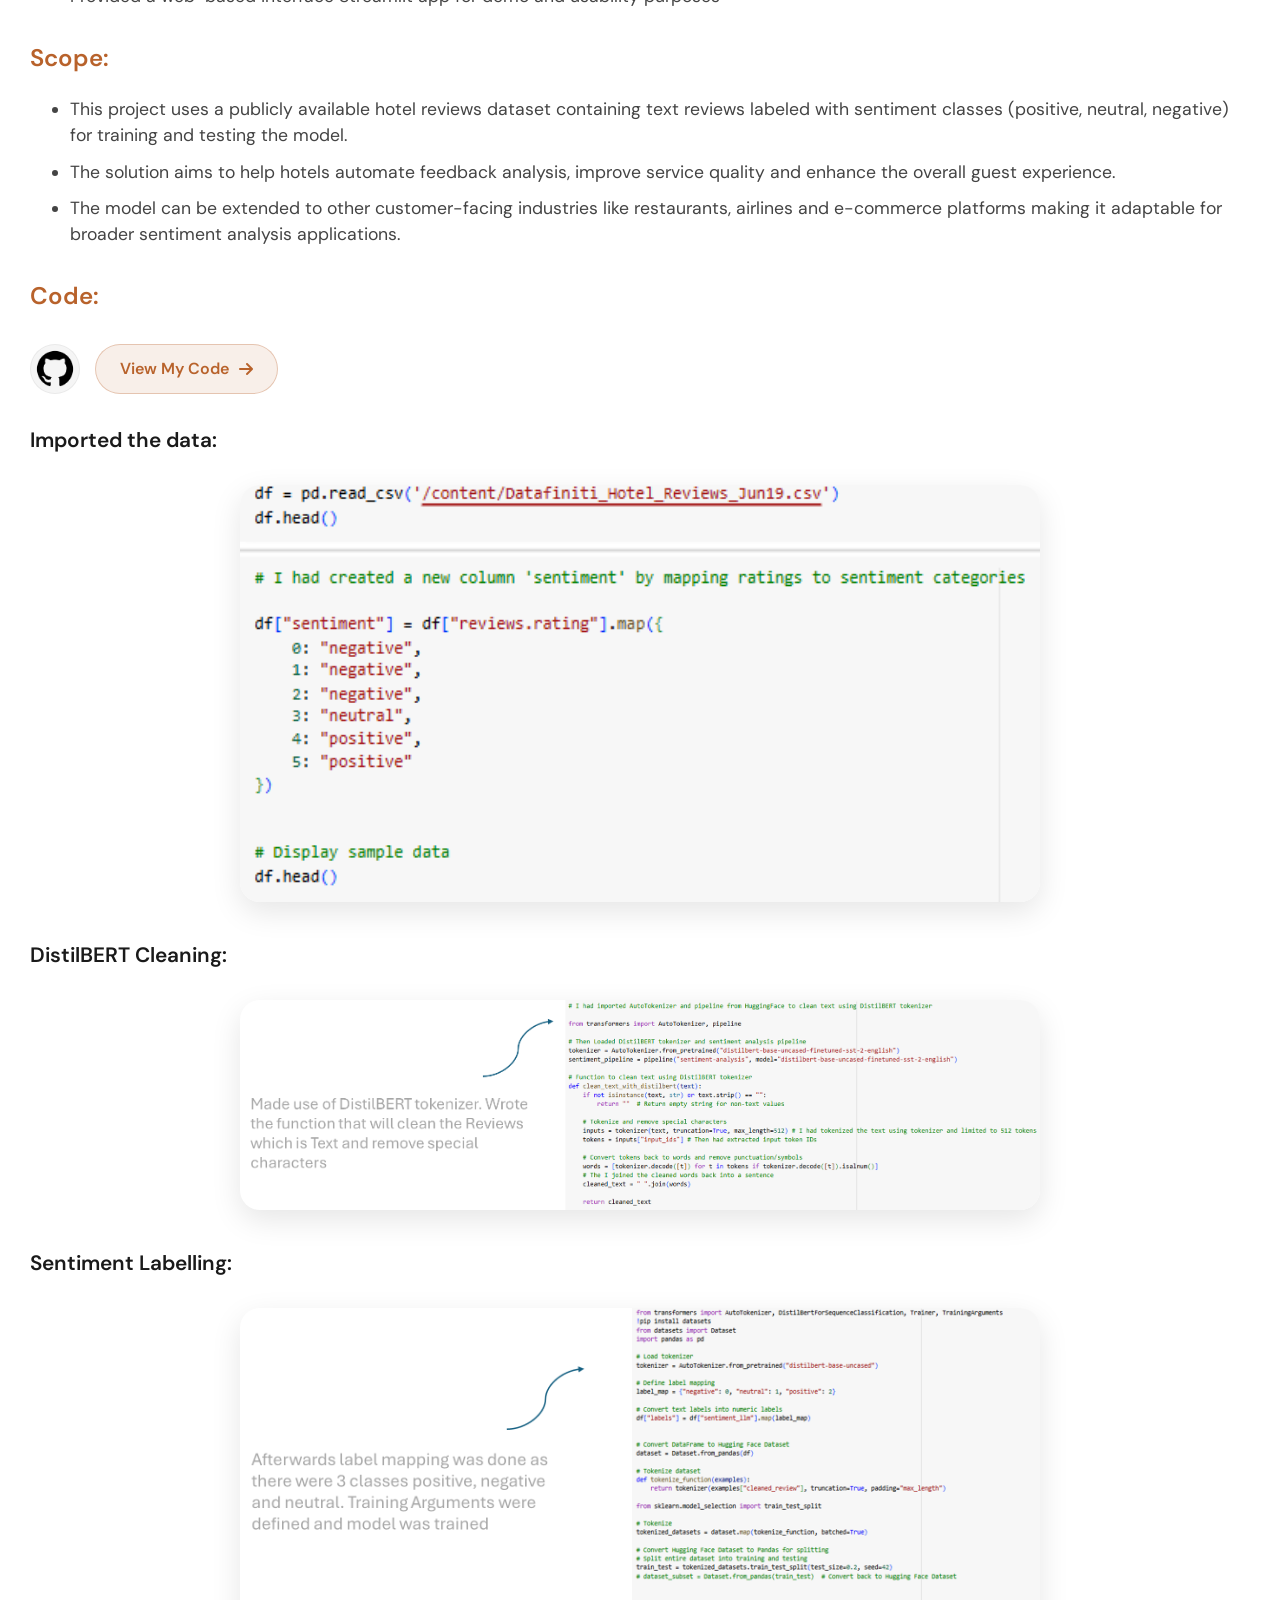
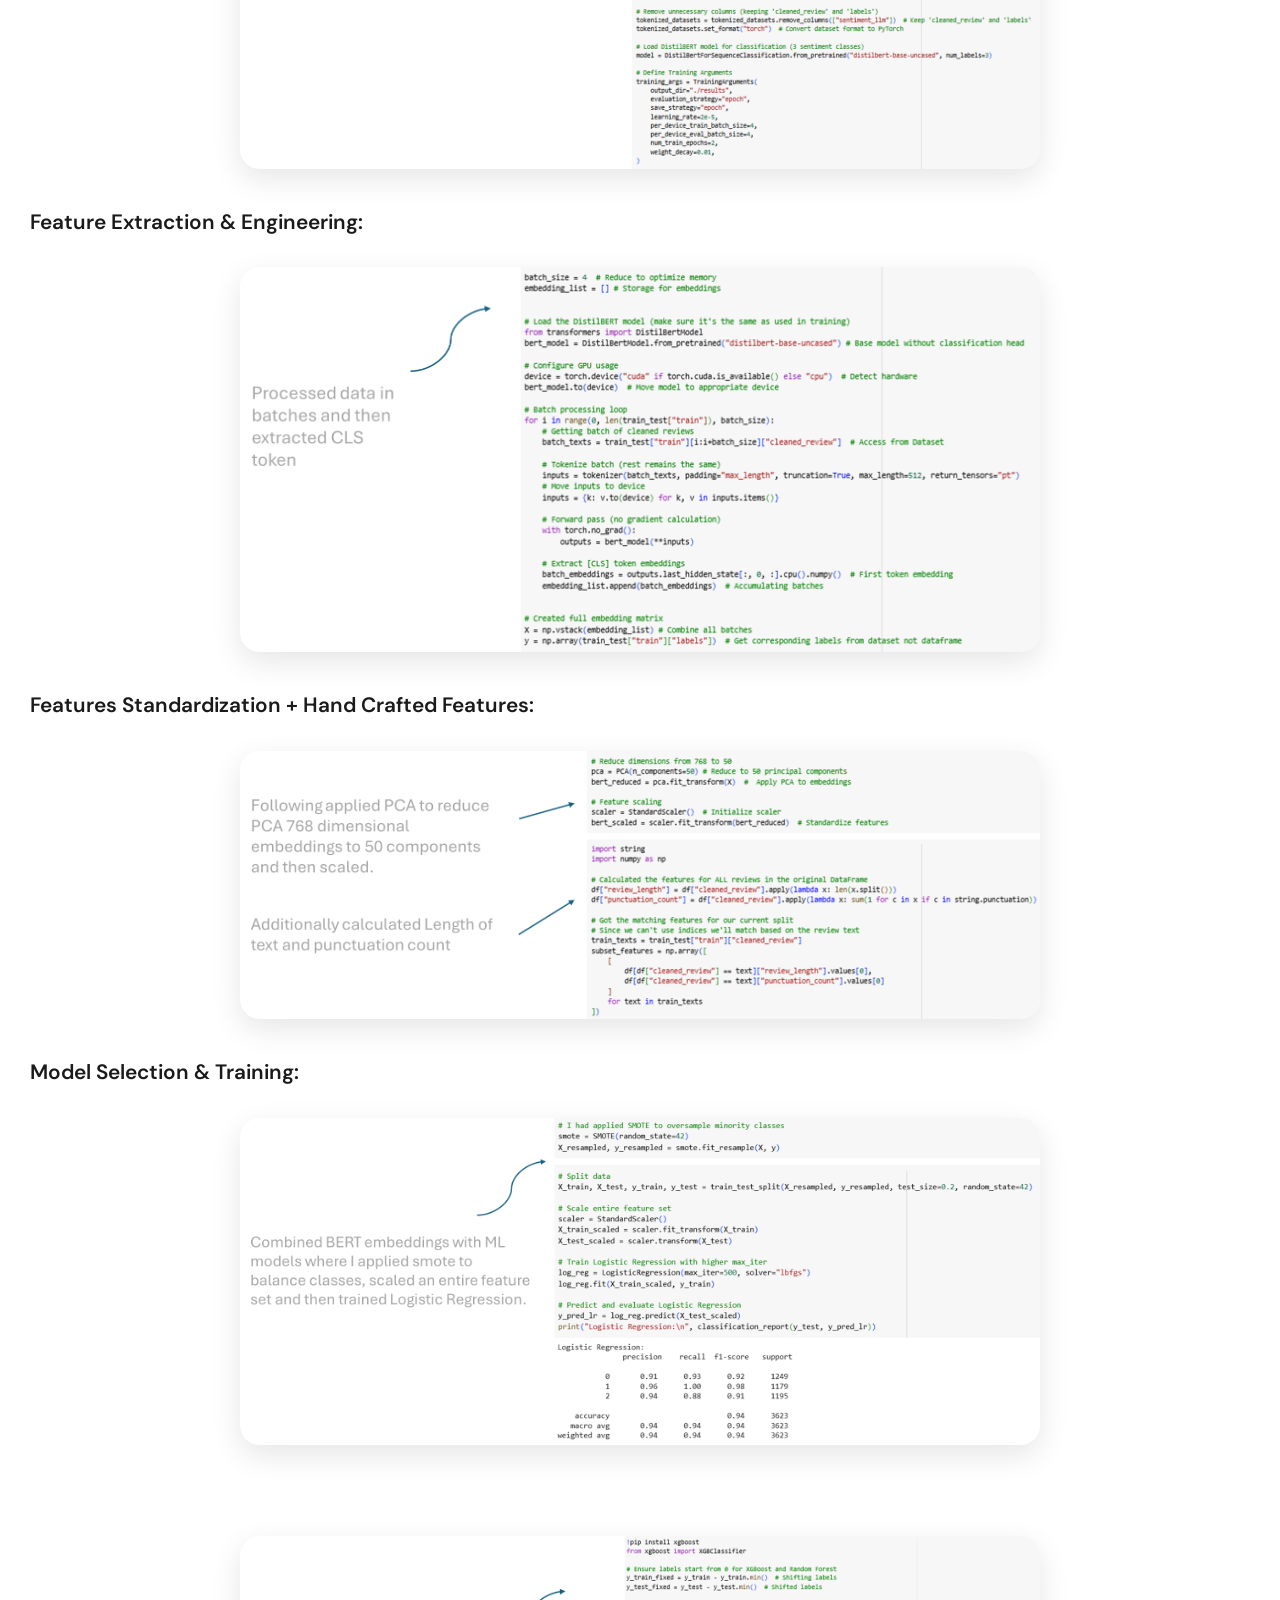
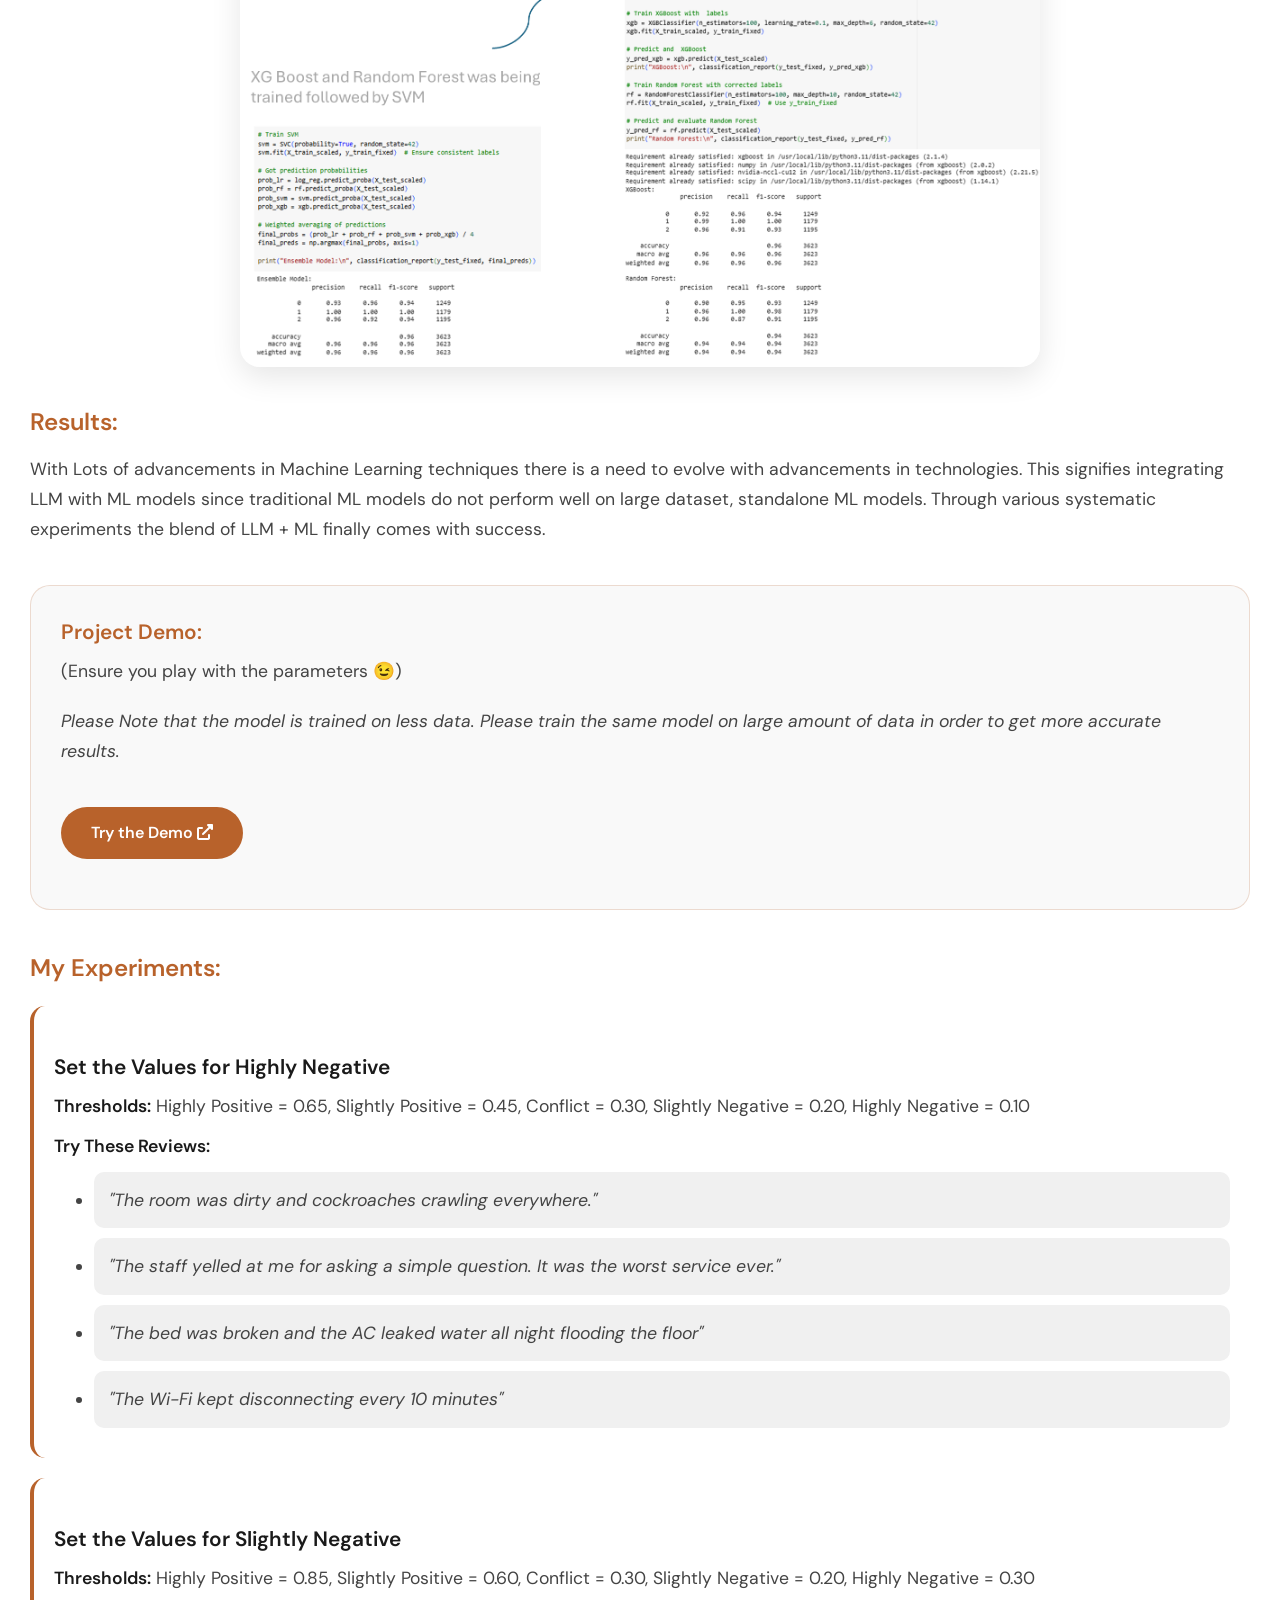
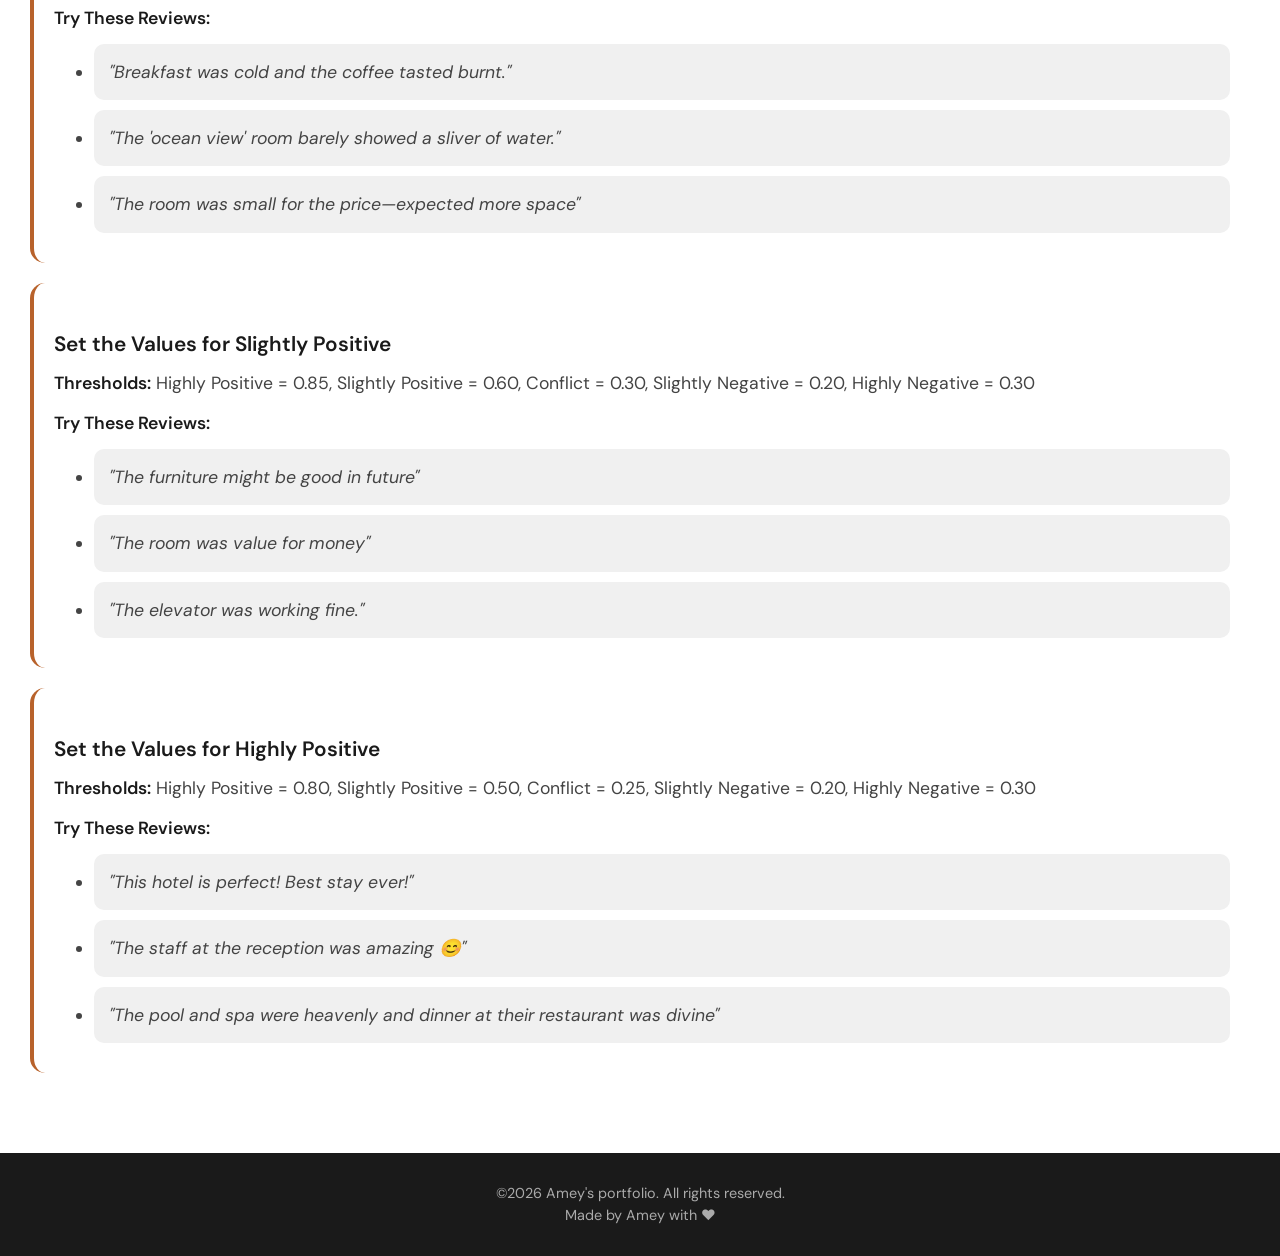
<file: reviews_prediction.html>
<!DOCTYPE html>
<html lang="en">
<head>
    <meta charset="UTF-8">
    <meta name="viewport" content="width=device-width, initial-scale=1.0">
    <title>Project Details | Your Brand</title>
    <!-- Google Fonts -->
    <link rel="preconnect" href="https://fonts.googleapis.com">
    <link rel="preconnect" href="https://fonts.gstatic.com" crossorigin>
    <link href="https://fonts.googleapis.com/css2?family=DM+Sans:opsz,wght@9..40,100..1000&family=Inter:opsz,wght@14..32,100..900&display=swap" rel="stylesheet">
    <!-- Font Awesome -->
    <link rel="stylesheet" href="https://cdnjs.cloudflare.com/ajax/libs/font-awesome/6.0.0-beta3/css/all.min.css">
    <style>
        * {
            margin: 0;
            padding: 0;
            box-sizing: border-box;
        }

        body {
            font-family: 'DM Sans', 'Inter', sans-serif;
            background: #F5F5F5;
            color: #1A1A1A;
            line-height: 1.5;
        }

        .container {
            max-width: 1280px;
            margin: 0 auto;
            padding: 0 30px;
        }

        /* Back button */
        .back-button {
            position: absolute;
            top: 30px;
            left: 30px;
            z-index: 10;
        }

        .back-button a {
            display: flex;
            align-items: center;
            justify-content: center;
            width: 50px;
            height: 50px;
            background: white;
            border-radius: 50%;
            box-shadow: 0 5px 15px rgba(0,0,0,0.1);
            color: #1A1A1A;
            font-size: 1.5rem;
            transition: all 0.3s ease;
            text-decoration: none;
        }

        .back-button a:hover {
            background: #B8622B;
            color: white;
            transform: translateX(-3px);
        }

        /* Property Hero */
        .property-hero {
            padding: 80px 0 20px;
            background: white;
        }

        .property-title {
            font-size: 2.5rem;
            font-weight: 500;
            margin-bottom: 10px;
        }

        .property-location {
            color: #B8622B;
            font-weight: 500;
            margin-bottom: 30px;
        }

        /* Main Image */
        .image-section {
            background: white;
            padding: 0 0 40px;
        }

        .main-image {
            text-align: center;
        }

        .main-image img {
            width: 100%;
            max-width: 800px;
            height: auto;
            border-radius: 20px;
            display: block;
            margin: 0 auto;
        }

        /* Project Details Section */
        .project-details {
            padding: 60px 0;
            background: white;
        }

        .project-details h2 {
            font-size: 2rem;
            font-weight: 600;
            margin: 40px 0 20px;
        }

        .project-details h3 {
            font-size: 1.5rem;
            font-weight: 600;
            margin: 30px 0 15px;
            color: #B8622B;
        }

        .project-details h4 {
            font-size: 1.3rem;
            font-weight: 600;
            margin: 25px 0 10px;
            color: #1A1A1A;
        }

        .project-details p {
            color: #444;
            font-size: 1.1rem;
            line-height: 1.7;
            margin-bottom: 20px;
        }

        .project-details strong {
            font-weight: 600;
            color: #1A1A1A;
        }

        .project-details ul {
            margin: 20px 0;
            padding-left: 40px;
        }

        .project-details li {
            font-size: 1.1rem;
            color: #444;
            margin-bottom: 10px;
        }

        .project-image {
            margin: 30px 0;
            text-align: center;
            width: 100%;
        }

        .project-image img {
            width: 100%;
            height: auto;
            max-width: 800px;
            border-radius: 20px;
            box-shadow: 0 10px 30px rgba(0,0,0,0.1);
        }

        .code-section {
            margin: 30px 0;
            display: flex;
            align-items: center;
            gap: 15px;
            flex-wrap: wrap;
        }

        .github-icon {
            width: 50px;
            height: 50px;
            border-radius: 50%;
            background: #f5f5f5;
            display: flex;
            align-items: center;
            justify-content: center;
            border: 1px solid rgba(0,0,0,0.05);
            overflow: hidden;
        }

        .github-icon img {
            width: 100%;
            height: 100%;
            object-fit: contain;
        }

        .code-link {
            display: inline-flex;
            align-items: center;
            gap: 10px;
            background: rgba(184, 98, 43, 0.1);
            color: #B8622B;
            padding: 12px 24px;
            border-radius: 40px;
            text-decoration: none;
            font-weight: 600;
            transition: all 0.3s ease;
            border: 1px solid rgba(184, 98, 43, 0.3);
        }

        .code-link:hover {
            background: #B8622B;
            color: white;
            gap: 15px;
            border-color: #B8622B;
        }

        .demo-section {
            background: #f9f9f9;
            padding: 30px;
            border-radius: 20px;
            margin: 40px 0;
            border: 1px solid rgba(184, 98, 43, 0.2);
        }

        .demo-section h4 {
            margin-top: 0;
            color: #B8622B;
        }

        .demo-link {
            display: inline-block;
            background: #B8622B;
            color: white;
            padding: 14px 30px;
            border-radius: 40px;
            text-decoration: none;
            font-weight: 600;
            transition: all 0.3s;
            margin: 20px 0;
        }

        .demo-link:hover {
            background: #a04f1f;
            transform: translateY(-2px);
        }

        .threshold-box {
            background: white;
            padding: 20px;
            border-radius: 15px;
            margin: 20px 0;
            border-left: 4px solid #B8622B;
        }

        .threshold-box p {
            margin-bottom: 10px;
        }

        .threshold-box ul {
            margin: 10px 0;
        }

        .review-example {
            background: #f0f0f0;
            padding: 15px;
            border-radius: 10px;
            margin: 10px 0;
            font-style: italic;
        }

        .image-row {
            display: flex;
            gap: 20px;
            justify-content: center;
            margin: 30px 0;
            flex-wrap: wrap;
        }

        .image-row .project-image {
            margin: 0;
            flex: 1 1 300px;
        }

        /* Footer */
        .site-footer {
            background: #1A1A1A;
            color: #aaa;
            text-align: center;
            padding: 30px 0;
            font-size: 0.9rem;
        }

        /* Responsive */
        @media (max-width: 768px) {
            .back-button {
                top: 15px;
                left: 15px;
            }
            .image-row {
                flex-direction: column;
                align-items: center;
            }
        }
    </style>
</head>
<body>
    <!-- Back button to return to index.html#projects -->
    <div class="back-button">
        <a href="index.html#projects" title="Back to projects">
            <i class="fas fa-arrow-left"></i>
        </a>
    </div>

    <main>
        <!-- Property Title -->
        <section class="property-hero">
            <div class="container">
                <h1 class="property-title">Hotel Reviews Prediction (LLM + ML)</h1>
                <p class="property-location">TRAVEL & HOSPITALITY</p>
            </div>
        </section>

        <!-- Main Image -->
        <section class="image-section">
            <div class="container">
                <div class="main-image">
                    <img src="images/reviews_image.png" alt="Hotel Reviews Prediction Main Image">
                </div>
            </div>
        </section>

        <!-- Project Details -->
        <section class="project-details">
            <div class="container">
                <h2>Project Background</h2>
                <p>Hotel reviews are a critical voice of the customer in the hospitality industry directly influencing booking decisions and business reputation. With millions of reviews generated daily across Hotel platforms. Manual analysis of this feedback is impractical and time-consuming. Yet understanding nuanced guest sentiment beyond simple star ratings is essential for improving service quality identifying operational gaps and maintaining competitive advantage. This project addresses this challenge by developing an automated sentiment analysis system that combines LLM with traditional machine learning. Using DistilBERTa streamlined deep learning model we extract semantic meaning from raw reviews while handcrafted linguistic features (review length, punctuation patterns) capture stylistic nuances.</p>

                <h3>Problem Statement:</h3>
                <p>A 200-room hotel generates 500+ monthly reviews across platforms impossible to process manually. Existing tools misclassify 40% of mixed sentiments. Star ratings don't reveal why guests are dissatisfied and leaving hotels unable to prioritize fixes. This leads to Unaddressed service failures causing 34% revenue loss from repeat guests and inefficient resource allocation.</p>

                <h3>Objective:</h3>
                <ul>
                    <li>To build a scalable sentiment prediction system that can help hotels analyze customer feedback automatically.</li>
                    <li>Reduce review analysis time from hours/day to minutes/day.</li>
                </ul>

                <h3>Contribution:</h3>
                <ul>
                    <li>Performed extensive evaluation across multiple models and scenarios to compare performance.</li>
                    <li>Provided a web-based interface Streamlit app for demo and usability purposes</li>
                </ul>

                <h3>Scope:</h3>
                <ul>
                    <li>This project uses a publicly available hotel reviews dataset containing text reviews labeled with sentiment classes (positive, neutral, negative) for training and testing the model.</li>
                    <li>The solution aims to help hotels automate feedback analysis, improve service quality and enhance the overall guest experience.</li>
                    <li>The model can be extended to other customer-facing industries like restaurants, airlines and e-commerce platforms making it adaptable for broader sentiment analysis applications.</li>
                </ul>

                <h3>Code:</h3>
                <div class="code-section">
                    <div class="github-icon">
                        <img src="images/Github.png" alt="GitHub">
                    </div>
                    <a href="https://github.com/ameypathare/hotel-review-prediction" class="code-link" target="_blank" rel="noopener noreferrer">
                        View My Code <i class="fas fa-arrow-right"></i>
                    </a>
                </div>

                <h4>Imported the data:</h4>
                <div class="project-image">
                    <img src="images/image_1.png" alt="Imported Data">
                </div>

                <h4>DistilBERT Cleaning:</h4>
                <div class="project-image">
                    <img src="images/image_2.png" alt="DistilBERT Cleaning">
                </div>

                <h4>Sentiment Labelling:</h4>
                <div class="project-image">
                    <img src="images/image_3.png" alt="Sentiment Labelling">
                </div>

                <h4>Feature Extraction & Engineering:</h4>
                <div class="project-image">
                    <img src="images/image_4.png" alt="Feature Extraction">
                </div>

                <h4>Features Standardization + Hand Crafted Features:</h4>
                <div class="project-image">
                    <img src="images/image_5.png" alt="Features Standardization">
                </div>

                <h4>Model Selection & Training:</h4>
                <div class="project-image">
                    <img src="images/image_6.png" alt="Model Selection">
                </div>
                <br>
                <div class="project-image">
                    <img src="images/image_7.png" alt="Model Training">
                </div>

                <h3>Results:</h3>
                <p>With Lots of advancements in Machine Learning techniques there is a need to evolve with advancements in technologies. This signifies integrating LLM with ML models since traditional ML models do not perform well on large dataset, standalone ML models. Through various systematic experiments the blend of LLM + ML finally comes with success.</p>

                <div class="demo-section">
                    <h4>Project Demo:</h4>
                    <p>(Ensure you play with the parameters 😉)</p>
                    <p><em>Please Note that the model is trained on less data. Please train the same model on large amount of data in order to get more accurate results.</em></p>
                    <a href="https://huggingface.co/spaces/ameykpathare/hotel-review-sentiment" class="demo-link" target="_blank" rel="noopener noreferrer">
                        Try the Demo <i class="fas fa-external-link-alt"></i>
                    </a>
                </div>

                <h3>My Experiments:</h3>
                
                <div class="threshold-box">
                    <h4>Set the Values for Highly Negative</h4>
                    <p><strong>Thresholds:</strong> Highly Positive = 0.65, Slightly Positive = 0.45, Conflict = 0.30, Slightly Negative = 0.20, Highly Negative = 0.10</p>
                    <p><strong>Try These Reviews:</strong></p>
                    <ul>
                        <li class="review-example">"The room was dirty and cockroaches crawling everywhere."</li>
                        <li class="review-example">"The staff yelled at me for asking a simple question. It was the worst service ever."</li>
                        <li class="review-example">"The bed was broken and the AC leaked water all night flooding the floor"</li>
                        <li class="review-example">"The Wi-Fi kept disconnecting every 10 minutes"</li>
                    </ul>
                </div>

                <div class="threshold-box">
                    <h4>Set the Values for Slightly Negative</h4>
                    <p><strong>Thresholds:</strong> Highly Positive = 0.85, Slightly Positive = 0.60, Conflict = 0.30, Slightly Negative = 0.20, Highly Negative = 0.30</p>
                    <p><strong>Try These Reviews:</strong></p>
                    <ul>
                        <li class="review-example">"Breakfast was cold and the coffee tasted burnt."</li>
                        <li class="review-example">"The 'ocean view' room barely showed a sliver of water."</li>
                        <li class="review-example">"The room was small for the price—expected more space"</li>
                    </ul>
                </div>

                <div class="threshold-box">
                    <h4>Set the Values for Slightly Positive</h4>
                    <p><strong>Thresholds:</strong> Highly Positive = 0.85, Slightly Positive = 0.60, Conflict = 0.30, Slightly Negative = 0.20, Highly Negative = 0.30</p>
                    <p><strong>Try These Reviews:</strong></p>
                    <ul>
                        <li class="review-example">"The furniture might be good in future"</li>
                        <li class="review-example">"The room was value for money"</li>
                        <li class="review-example">"The elevator was working fine."</li>
                    </ul>
                </div>

                <div class="threshold-box">
                    <h4>Set the Values for Highly Positive</h4>
                    <p><strong>Thresholds:</strong> Highly Positive = 0.80, Slightly Positive = 0.50, Conflict = 0.25, Slightly Negative = 0.20, Highly Negative = 0.30</p>
                    <p><strong>Try These Reviews:</strong></p>
                    <ul>
                        <li class="review-example">"This hotel is perfect! Best stay ever!"</li>
                        <li class="review-example">"The staff at the reception was amazing 😊"</li>
                        <li class="review-example">"The pool and spa were heavenly and dinner at their restaurant was divine"</li>
                    </ul>
                </div>
            </div>
        </section>
    </main>

    <footer class="site-footer">
        <div class="container">
            <p>©2026 Amey's portfolio. All rights reserved.<br>Made by Amey with ❤️</p>
        </div>
    </footer>
</body>
</html>
</file>
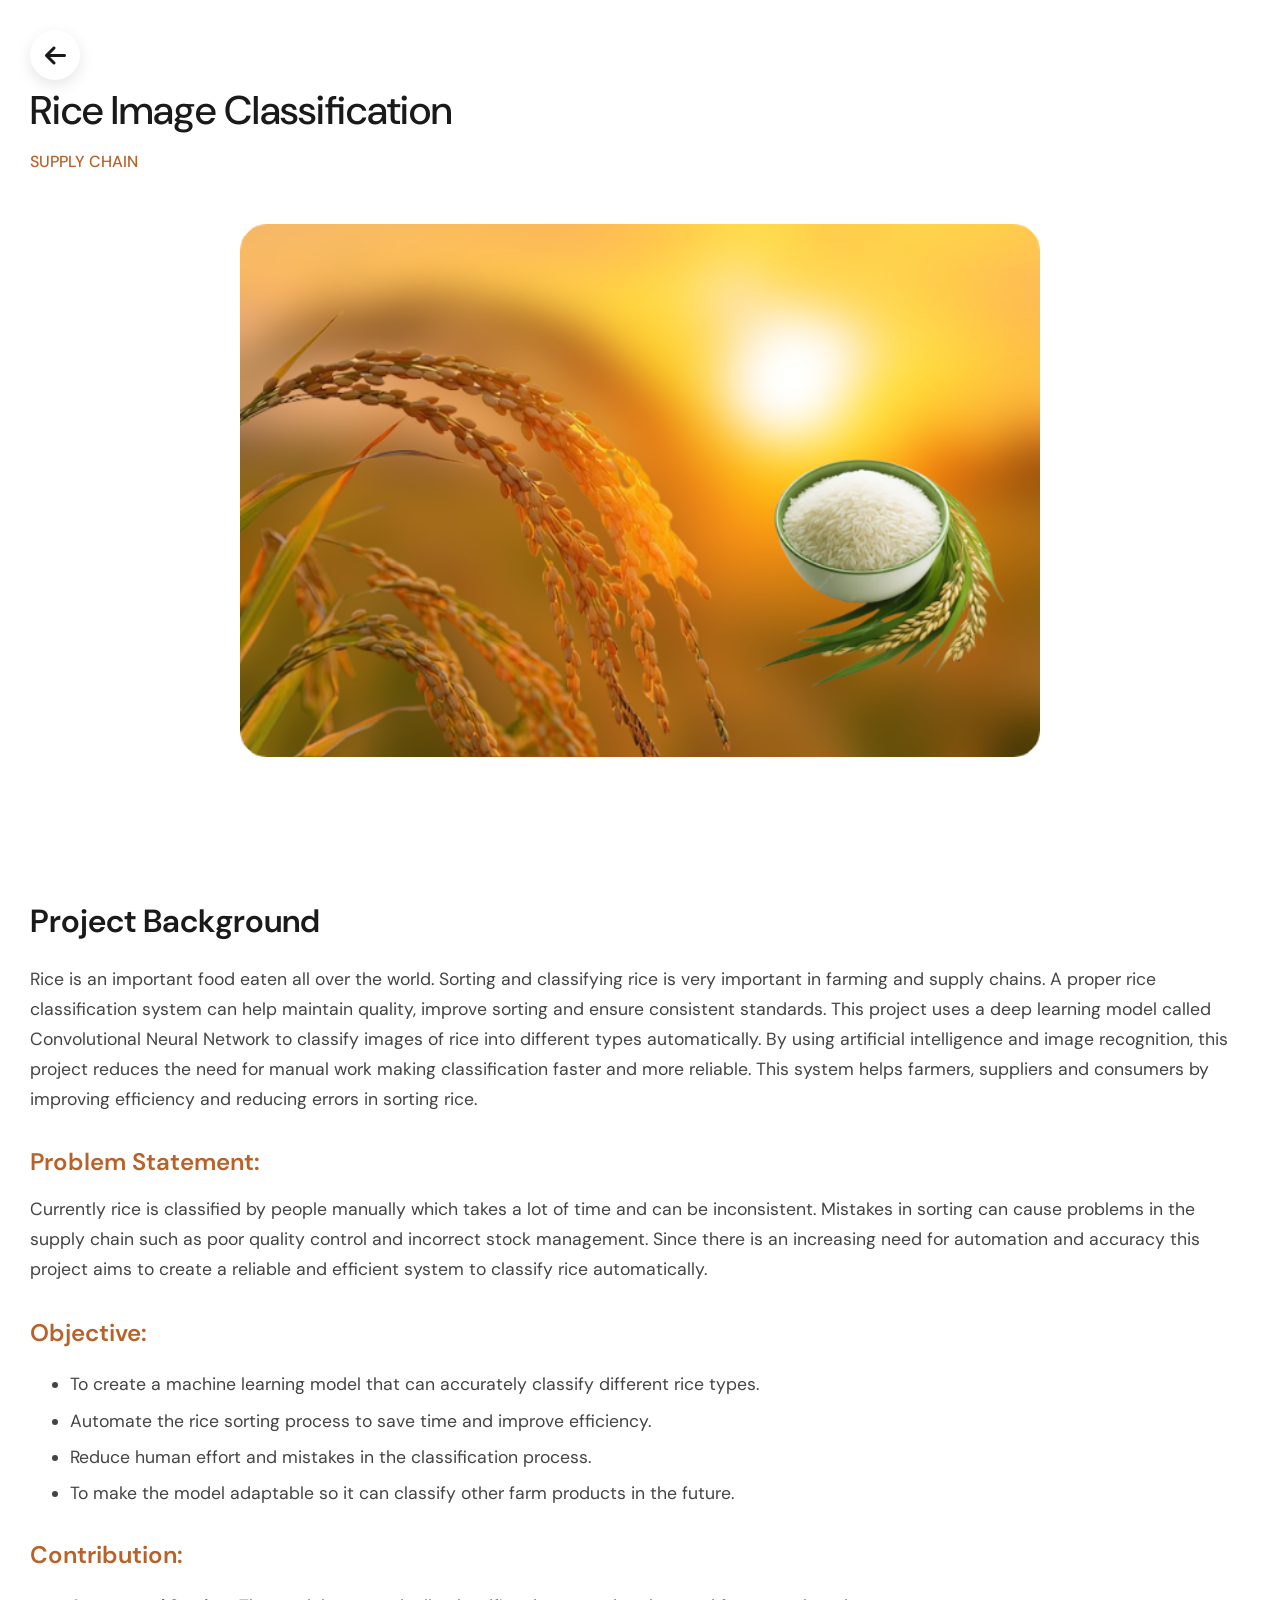
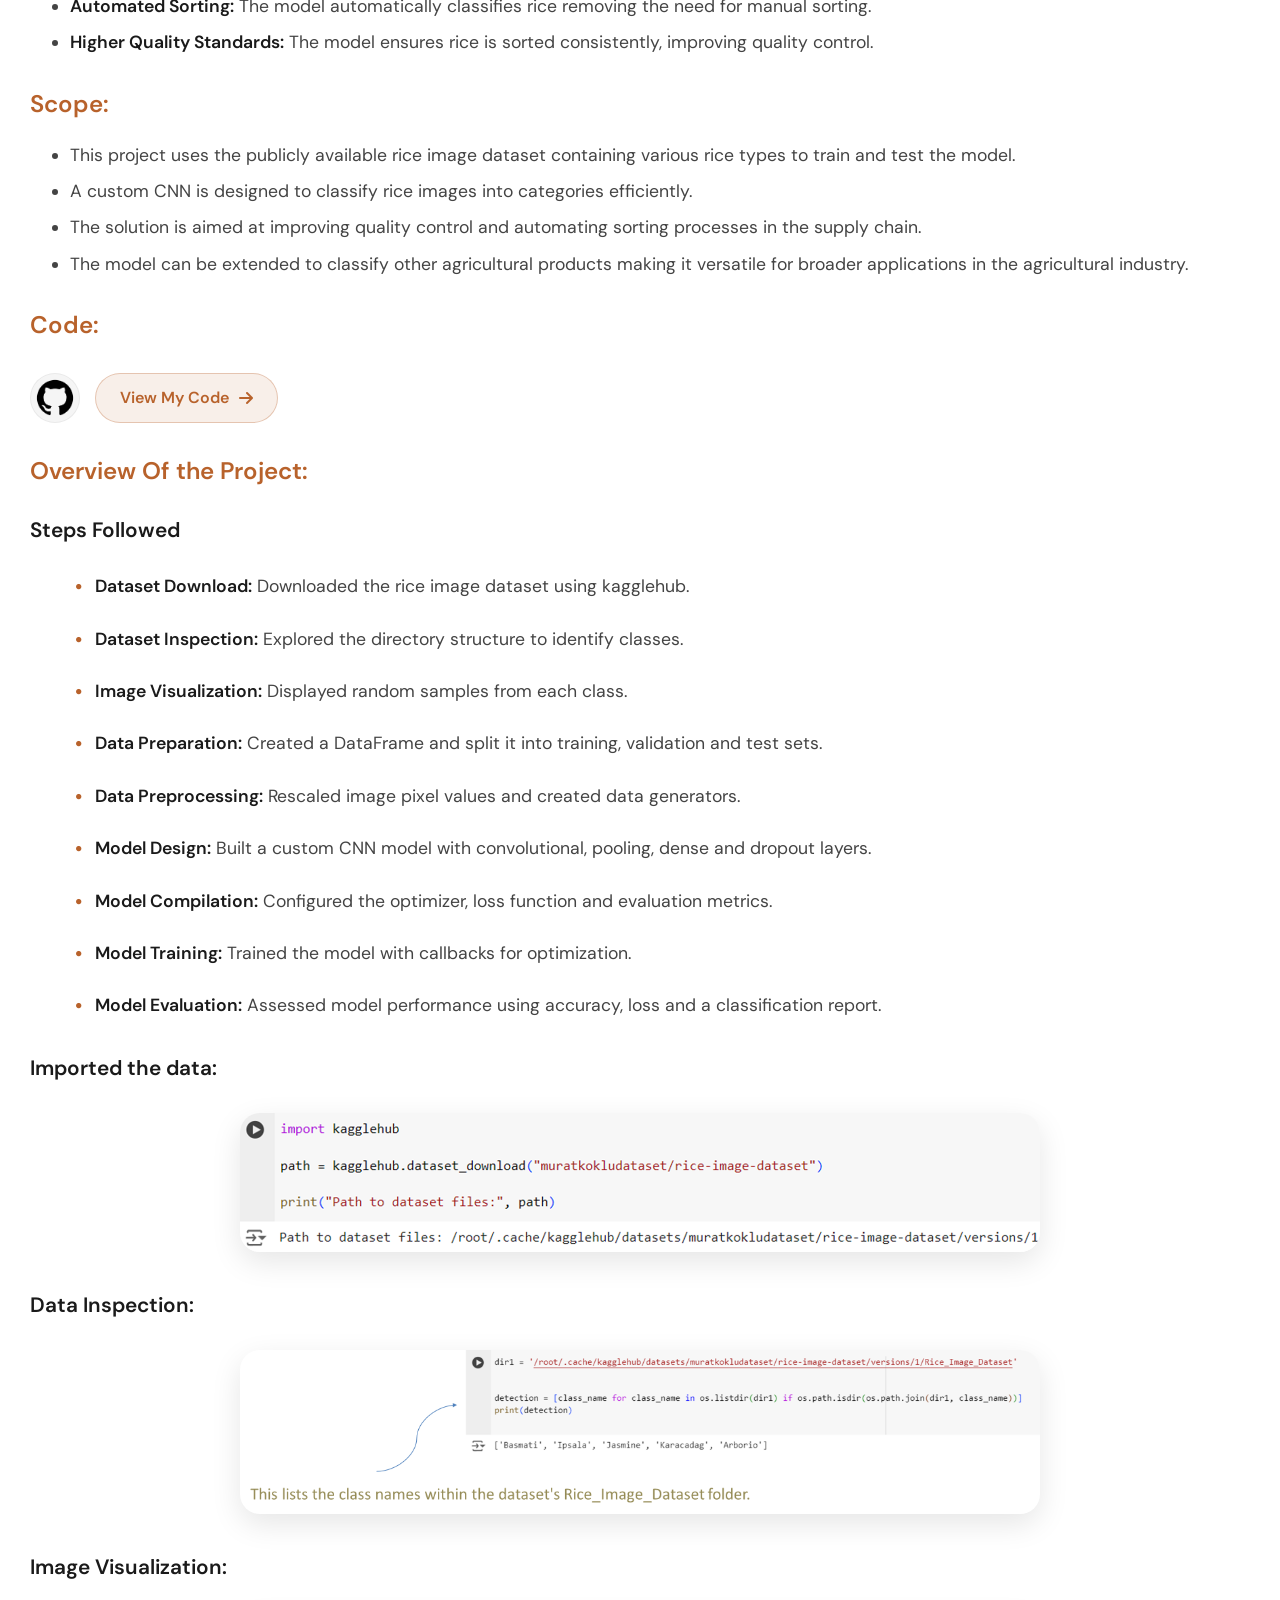
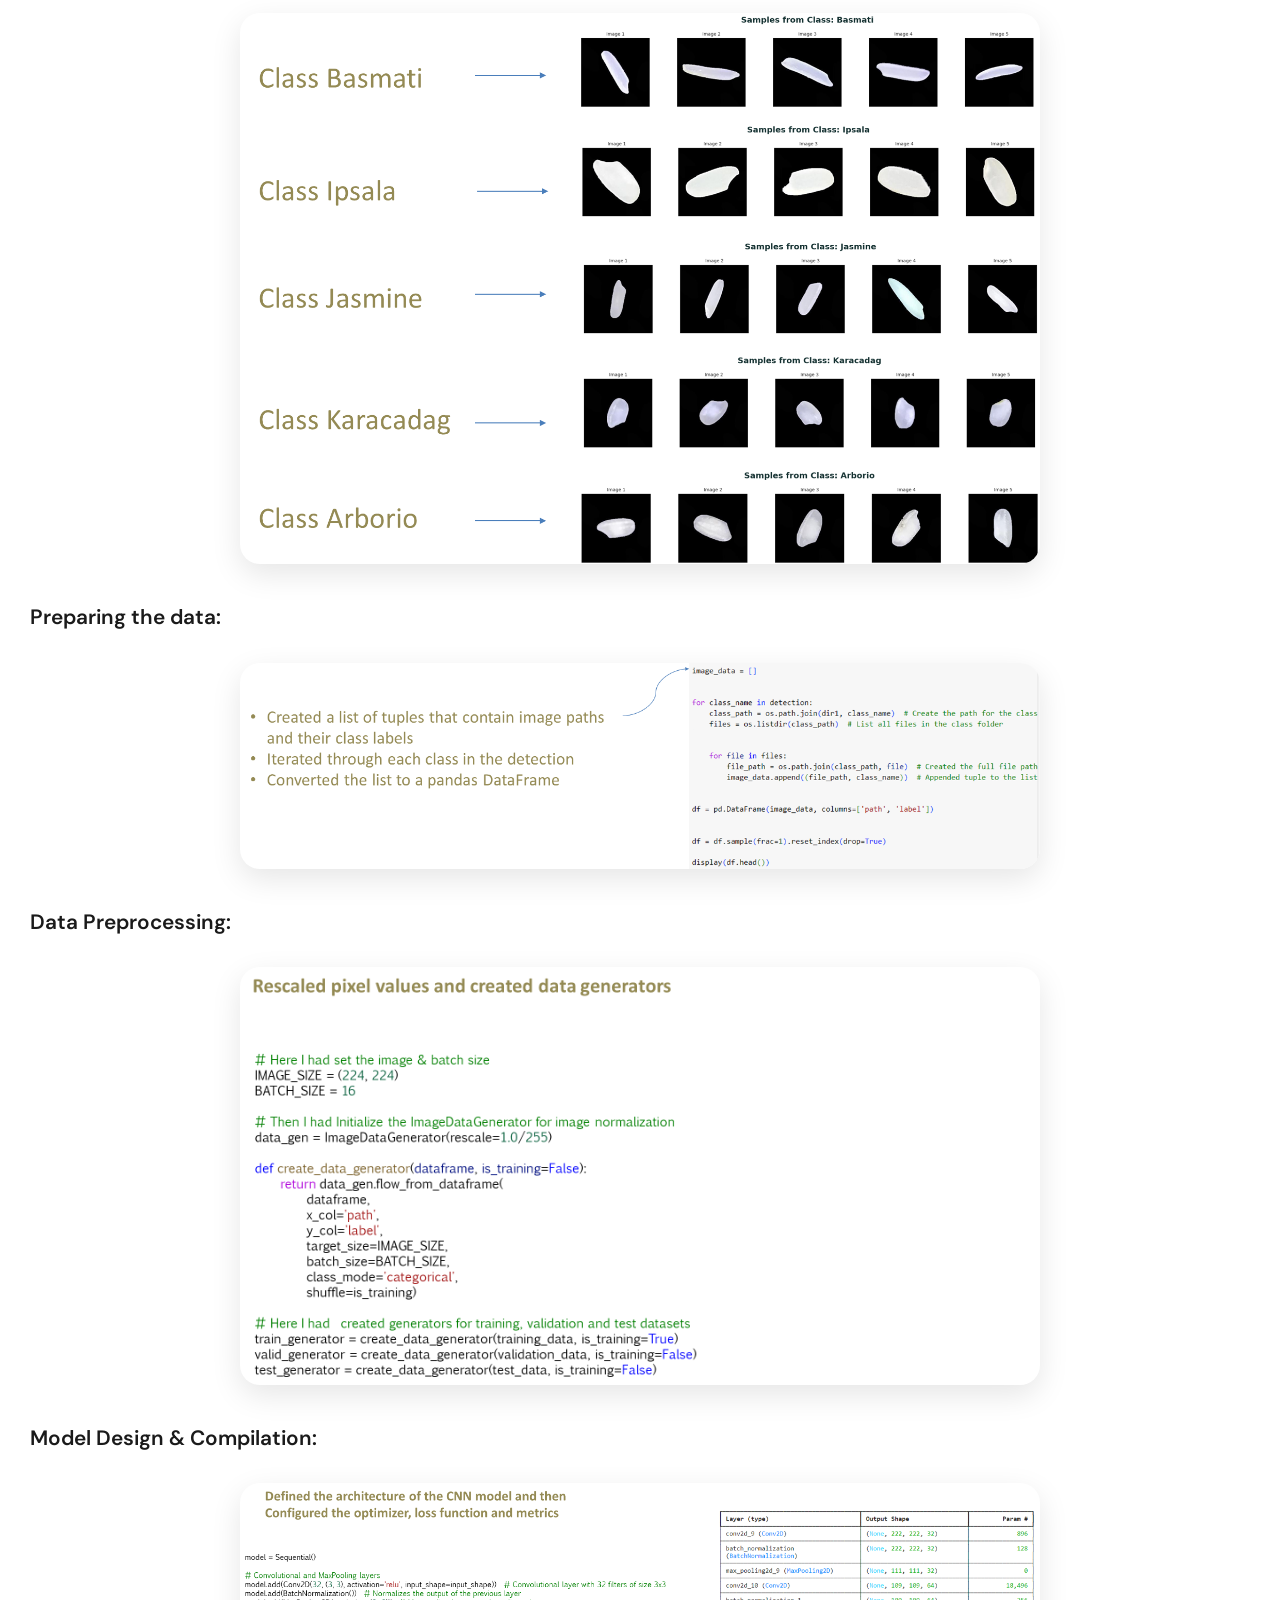
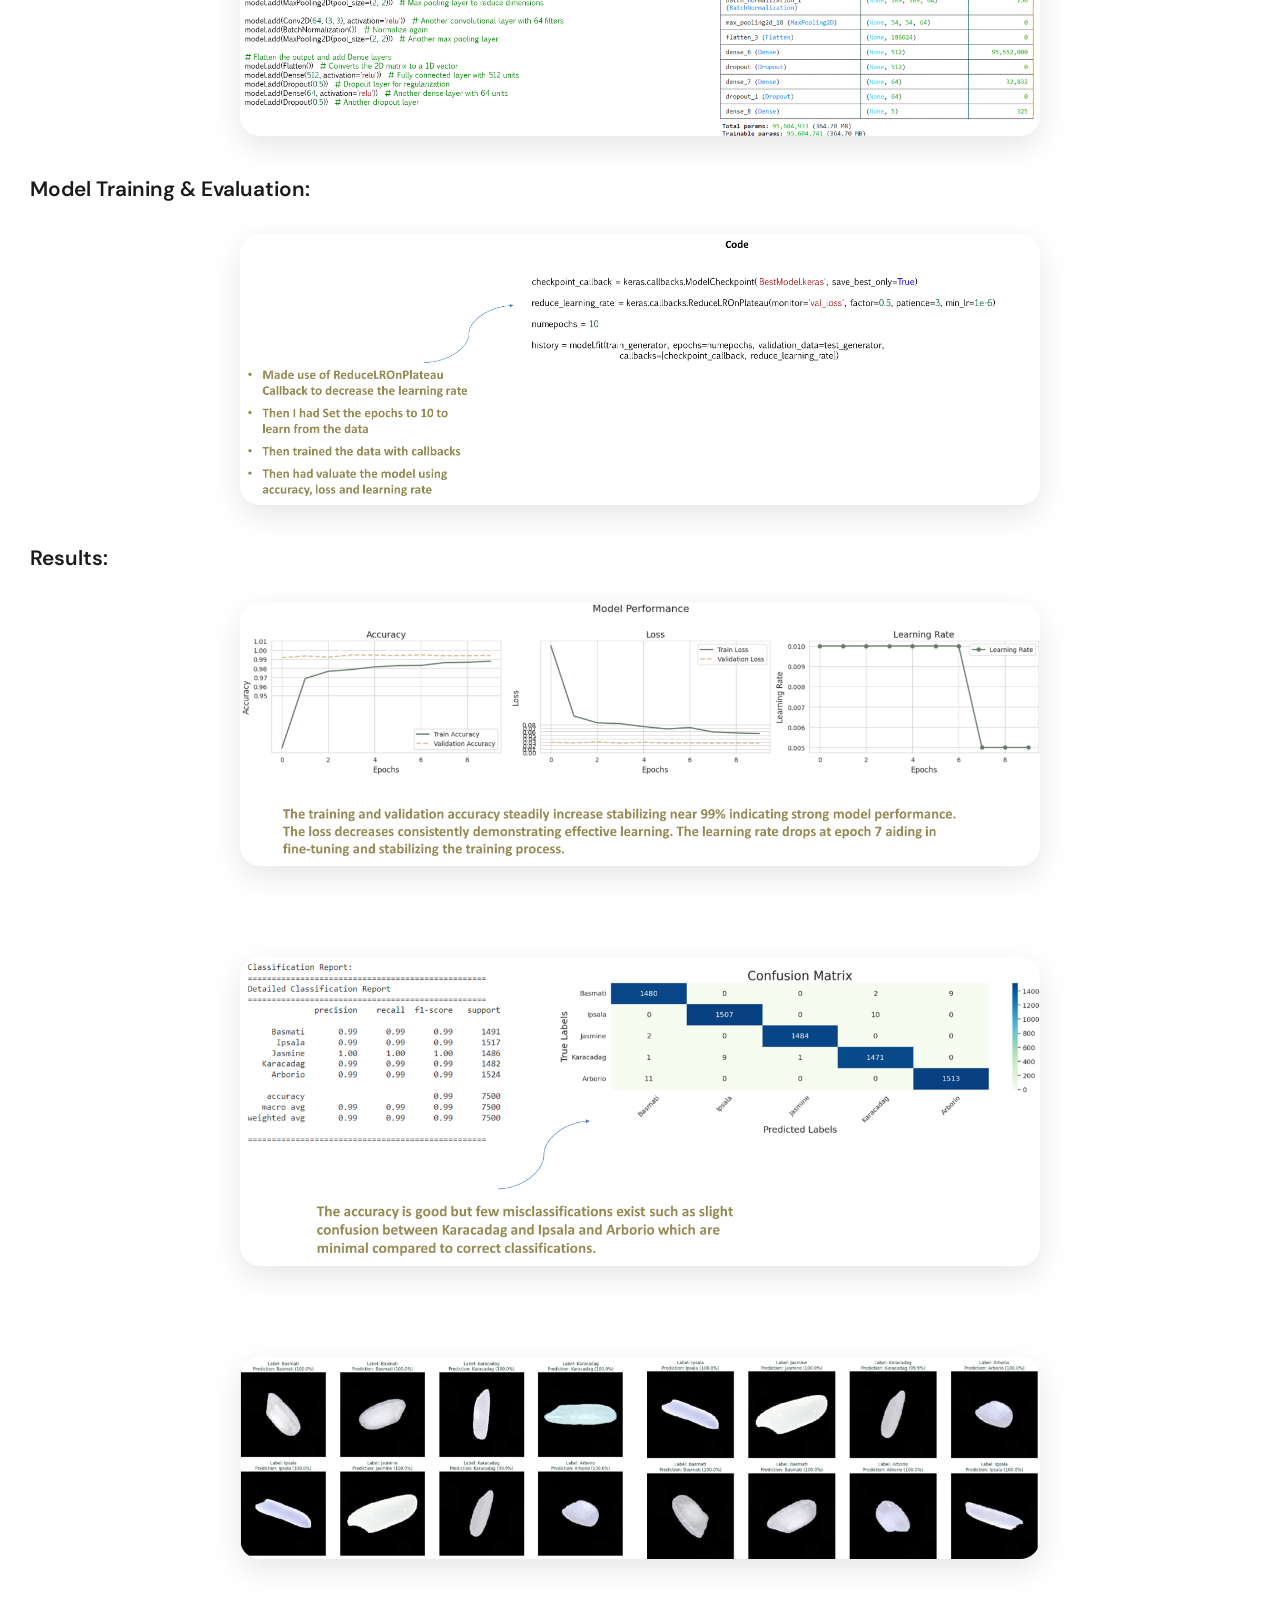
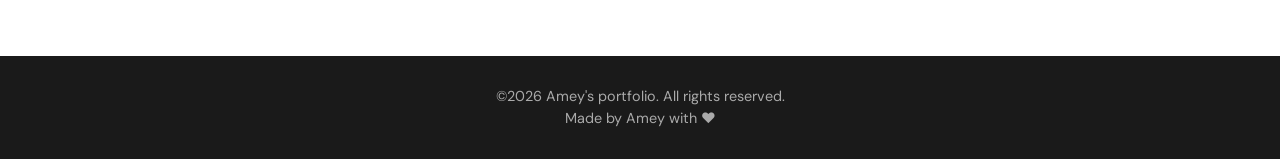
<file: rice_classification.html>
<!DOCTYPE html>
<html lang="en">
<head>
    <meta charset="UTF-8">
    <meta name="viewport" content="width=device-width, initial-scale=1.0">
    <title>Project Details | Your Brand</title>
    <!-- Google Fonts -->
    <link rel="preconnect" href="https://fonts.googleapis.com">
    <link rel="preconnect" href="https://fonts.gstatic.com" crossorigin>
    <link href="https://fonts.googleapis.com/css2?family=DM+Sans:opsz,wght@9..40,100..1000&family=Inter:opsz,wght@14..32,100..900&display=swap" rel="stylesheet">
    <!-- Font Awesome -->
    <link rel="stylesheet" href="https://cdnjs.cloudflare.com/ajax/libs/font-awesome/6.0.0-beta3/css/all.min.css">
    <style>
        * {
            margin: 0;
            padding: 0;
            box-sizing: border-box;
        }

        body {
            font-family: 'DM Sans', 'Inter', sans-serif;
            background: #F5F5F5;
            color: #1A1A1A;
            line-height: 1.5;
        }

        .container {
            max-width: 1280px;
            margin: 0 auto;
            padding: 0 30px;
        }

        /* Back button */
        .back-button {
            position: absolute;
            top: 30px;
            left: 30px;
            z-index: 10;
        }

        .back-button a {
            display: flex;
            align-items: center;
            justify-content: center;
            width: 50px;
            height: 50px;
            background: white;
            border-radius: 50%;
            box-shadow: 0 5px 15px rgba(0,0,0,0.1);
            color: #1A1A1A;
            font-size: 1.5rem;
            transition: all 0.3s ease;
            text-decoration: none;
        }

        .back-button a:hover {
            background: #B8622B;
            color: white;
            transform: translateX(-3px);
        }

        /* Property Hero */
        .property-hero {
            padding: 80px 0 20px;
            background: white;
        }

        .property-title {
            font-size: 2.5rem;
            font-weight: 500;
            margin-bottom: 10px;
        }

        .property-location {
            color: #B8622B;
            font-weight: 500;
            margin-bottom: 30px;
        }

        /* Main Image */
        .image-section {
            background: white;
            padding: 0 0 40px;
        }

        .main-image {
            text-align: center;
        }

        .main-image img {
            width: 100%;
            max-width: 800px;
            height: auto;
            border-radius: 20px;
            display: block;
            margin: 0 auto;
        }

        /* Project Details Section */
        .project-details {
            padding: 60px 0;
            background: white;
        }

        .project-details h2 {
            font-size: 2rem;
            font-weight: 600;
            margin: 40px 0 20px;
        }

        .project-details h3 {
            font-size: 1.5rem;
            font-weight: 600;
            margin: 30px 0 15px;
            color: #B8622B;
        }

        .project-details h4 {
            font-size: 1.3rem;
            font-weight: 600;
            margin: 25px 0 10px;
            color: #1A1A1A;
        }

        .project-details p {
            color: #444;
            font-size: 1.1rem;
            line-height: 1.7;
            margin-bottom: 20px;
        }

        .project-details strong {
            font-weight: 600;
            color: #1A1A1A;
        }

        .project-details ul {
            margin: 20px 0;
            padding-left: 40px;
        }

        .project-details li {
            font-size: 1.1rem;
            color: #444;
            margin-bottom: 10px;
        }

        .project-image {
            margin: 30px 0;
            text-align: center;
            width: 100%;
        }

        .project-image img {
            width: 100%;
            height: auto;
            max-width: 800px;
            border-radius: 20px;
            box-shadow: 0 10px 30px rgba(0,0,0,0.1);
        }

        .code-section {
            margin: 30px 0;
            display: flex;
            align-items: center;
            gap: 15px;
            flex-wrap: wrap;
        }

        .github-icon {
            width: 50px;
            height: 50px;
            border-radius: 50%;
            background: #f5f5f5;
            display: flex;
            align-items: center;
            justify-content: center;
            border: 1px solid rgba(0,0,0,0.05);
            overflow: hidden;
        }

        .github-icon img {
            width: 100%;
            height: 100%;
            object-fit: contain;
        }

        .code-link {
            display: inline-flex;
            align-items: center;
            gap: 10px;
            background: rgba(184, 98, 43, 0.1);
            color: #B8622B;
            padding: 12px 24px;
            border-radius: 40px;
            text-decoration: none;
            font-weight: 600;
            transition: all 0.3s ease;
            border: 1px solid rgba(184, 98, 43, 0.3);
        }

        .code-link:hover {
            background: #B8622B;
            color: white;
            gap: 15px;
            border-color: #B8622B;
        }

        .step-list {
            list-style-type: none;
            padding-left: 0;
        }

        .step-list li {
            padding: 8px 0;
            padding-left: 25px;
            position: relative;
        }

        .step-list li::before {
            content: "•";
            color: #B8622B;
            font-weight: bold;
            position: absolute;
            left: 5px;
            font-size: 1.2rem;
        }

        .image-row {
            display: flex;
            gap: 20px;
            justify-content: center;
            margin: 30px 0;
            flex-wrap: wrap;
        }

        .image-row .project-image {
            margin: 0;
            flex: 1 1 300px;
        }

        /* Footer */
        .site-footer {
            background: #1A1A1A;
            color: #aaa;
            text-align: center;
            padding: 30px 0;
            font-size: 0.9rem;
        }

        /* Responsive */
        @media (max-width: 768px) {
            .back-button {
                top: 15px;
                left: 15px;
            }
            .image-row {
                flex-direction: column;
                align-items: center;
            }
        }
    </style>
</head>
<body>
    <!-- Back button to return to index.html#projects -->
    <div class="back-button">
        <a href="index.html#projects" title="Back to projects">
            <i class="fas fa-arrow-left"></i>
        </a>
    </div>

    <main>
        <!-- Property Title -->
        <section class="property-hero">
            <div class="container">
                <h1 class="property-title">Rice Image Classification</h1>
                <p class="property-location">SUPPLY CHAIN</p>
            </div>
        </section>

        <!-- Main Image -->
        <section class="image-section">
            <div class="container">
                <div class="main-image">
                    <img src="images/rice_image.png" alt="Rice Classification Main Image">
                </div>
            </div>
        </section>

        <!-- Project Details -->
        <section class="project-details">
            <div class="container">
                <h2>Project Background</h2>
                <p>Rice is an important food eaten all over the world. Sorting and classifying rice is very important in farming and supply chains. A proper rice classification system can help maintain quality, improve sorting and ensure consistent standards. This project uses a deep learning model called Convolutional Neural Network to classify images of rice into different types automatically. By using artificial intelligence and image recognition, this project reduces the need for manual work making classification faster and more reliable. This system helps farmers, suppliers and consumers by improving efficiency and reducing errors in sorting rice.</p>

                <h3>Problem Statement:</h3>
                <p>Currently rice is classified by people manually which takes a lot of time and can be inconsistent. Mistakes in sorting can cause problems in the supply chain such as poor quality control and incorrect stock management. Since there is an increasing need for automation and accuracy this project aims to create a reliable and efficient system to classify rice automatically.</p>

                <h3>Objective:</h3>
                <ul>
                    <li>To create a machine learning model that can accurately classify different rice types.</li>
                    <li>Automate the rice sorting process to save time and improve efficiency.</li>
                    <li>Reduce human effort and mistakes in the classification process.</li>
                    <li>To make the model adaptable so it can classify other farm products in the future.</li>
                </ul>

                <h3>Contribution:</h3>
                <ul>
                    <li><strong>Automated Sorting:</strong> The model automatically classifies rice removing the need for manual sorting.</li>
                    <li><strong>Higher Quality Standards:</strong> The model ensures rice is sorted consistently, improving quality control.</li>
                </ul>

                <h3>Scope:</h3>
                <ul>
                    <li>This project uses the publicly available rice image dataset containing various rice types to train and test the model.</li>
                    <li>A custom CNN is designed to classify rice images into categories efficiently.</li>
                    <li>The solution is aimed at improving quality control and automating sorting processes in the supply chain.</li>
                    <li>The model can be extended to classify other agricultural products making it versatile for broader applications in the agricultural industry.</li>
                </ul>

                <h3>Code:</h3>
                <div class="code-section">
                    <div class="github-icon">
                        <img src="images/Github.png" alt="GitHub">
                    </div>
                    <a href="https://github.com/ameypathare/rice_image_classification" class="code-link" target="_blank" rel="noopener noreferrer">
                        View My Code <i class="fas fa-arrow-right"></i>
                    </a>
                </div>

                <h3>Overview Of the Project:</h3>
                
                <h4>Steps Followed</h4>
                <ul class="step-list">
                    <li><strong>Dataset Download:</strong> Downloaded the rice image dataset using kagglehub.</li>
                    <li><strong>Dataset Inspection:</strong> Explored the directory structure to identify classes.</li>
                    <li><strong>Image Visualization:</strong> Displayed random samples from each class.</li>
                    <li><strong>Data Preparation:</strong> Created a DataFrame and split it into training, validation and test sets.</li>
                    <li><strong>Data Preprocessing:</strong> Rescaled image pixel values and created data generators.</li>
                    <li><strong>Model Design:</strong> Built a custom CNN model with convolutional, pooling, dense and dropout layers.</li>
                    <li><strong>Model Compilation:</strong> Configured the optimizer, loss function and evaluation metrics.</li>
                    <li><strong>Model Training:</strong> Trained the model with callbacks for optimization.</li>
                    <li><strong>Model Evaluation:</strong> Assessed model performance using accuracy, loss and a classification report.</li>
                </ul>

                <h4>Imported the data:</h4>
                <div class="project-image">
                    <img src="images/image (1).png" alt="Imported Data">
                </div>

                <h4>Data Inspection:</h4>
                <div class="project-image">
                    <img src="images/image (2).png" alt="Data Inspection">
                </div>

                <h4>Image Visualization:</h4>
                <div class="project-image">
                    <img src="images/image (3).png" alt="Image Visualization">
                </div>

                <h4>Preparing the data:</h4>
                <div class="project-image">
                    <img src="images/image (4).png" alt="Data Preparation">
                </div>

                <h4>Data Preprocessing:</h4>
                <div class="project-image">
                    <img src="images/image (5).png" alt="Data Preprocessing">
                </div>

                <h4>Model Design & Compilation:</h4>
                <div class="project-image">
                    <img src="images/image (6).png" alt="Model Design">
                </div>

                <h4>Model Training & Evaluation:</h4>
                <div class="project-image">
                    <img src="images/image (7).png" alt="Model Training">
                </div>

                <h4>Results:</h4>
                <div class="project-image">
                    <img src="images/image (8).png" alt="Results 1">
                </div>
                <br>
                <div class="project-image">
                    <img src="images/image (9).png" alt="Results 2">
                </div>
                <br>
                <div class="project-image">
                    <img src="images/image (10).png" alt="Results 3">
                </div>
            </div>
        </section>
    </main>

    <footer class="site-footer">
        <div class="container">
            <p>©2026 Amey's portfolio. All rights reserved.<br>Made by Amey with ❤️</p>
        </div>
    </footer>
</body>
</html>
</file>
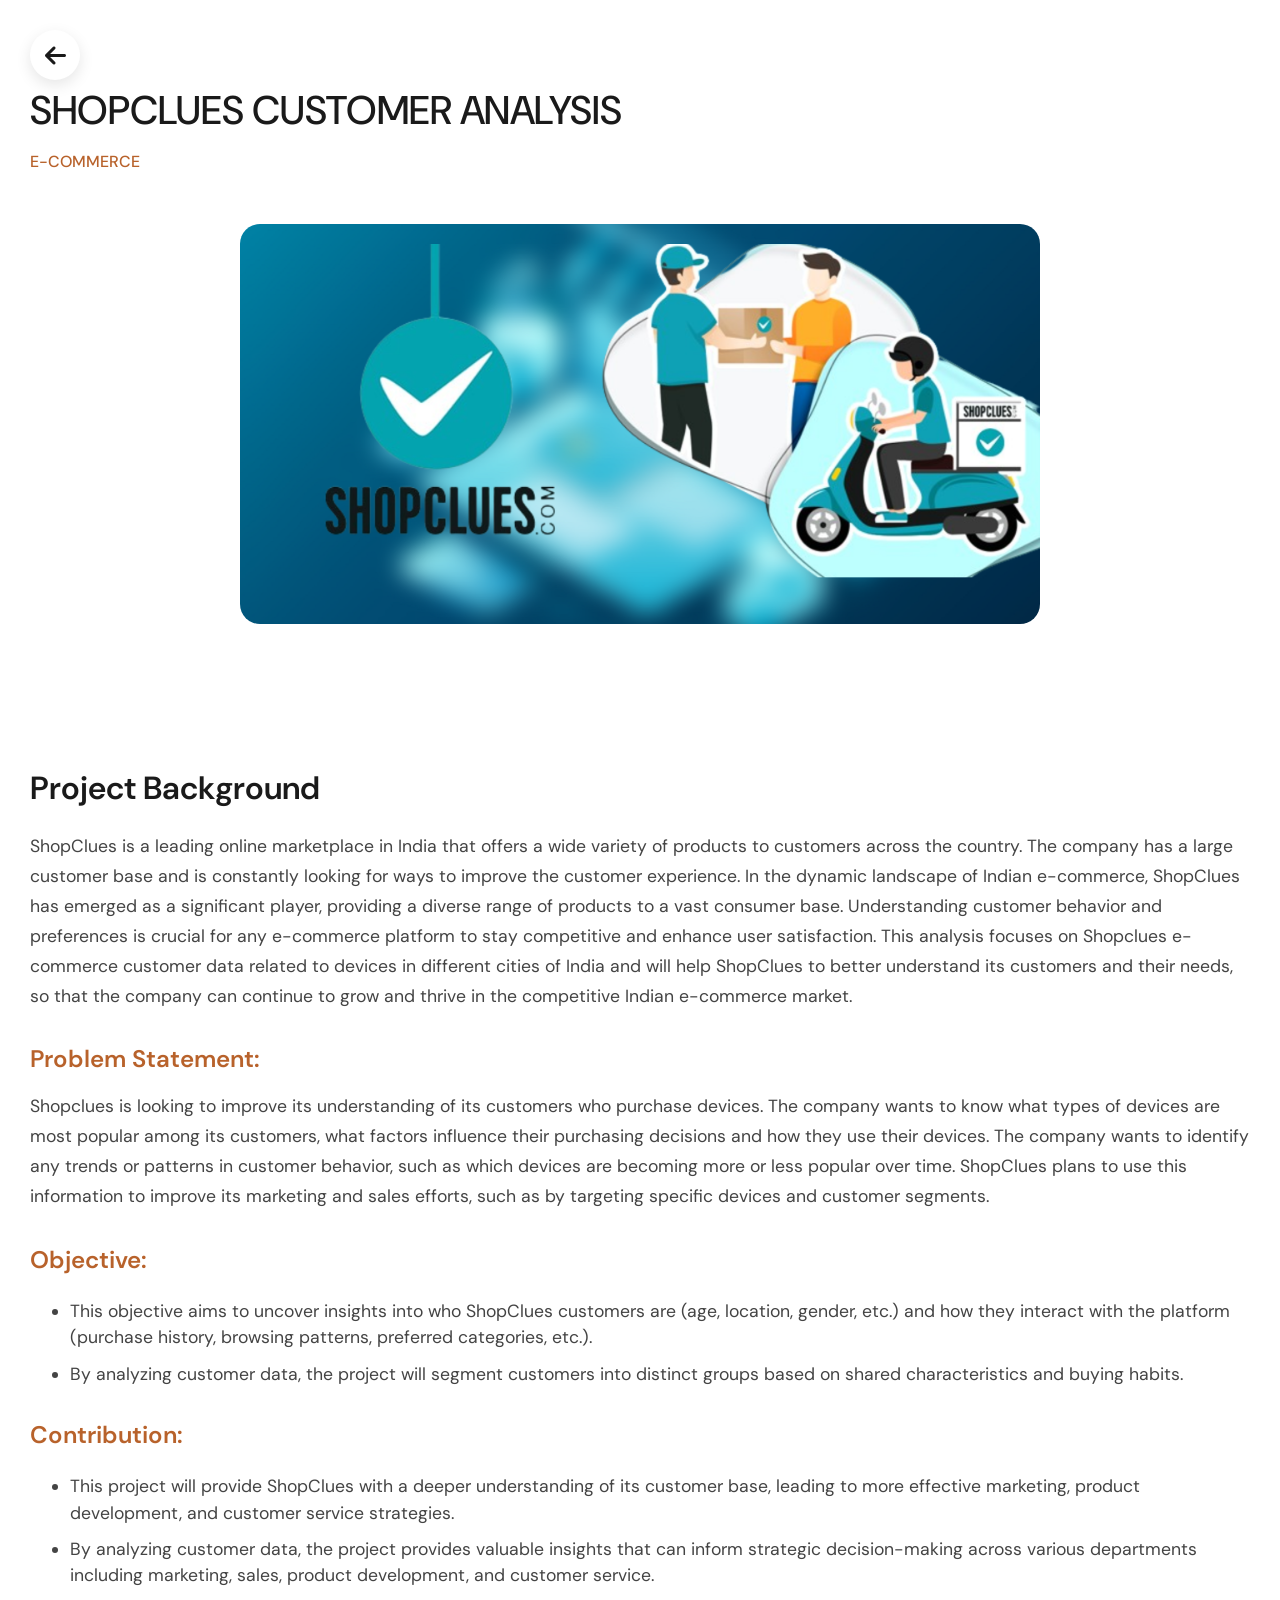
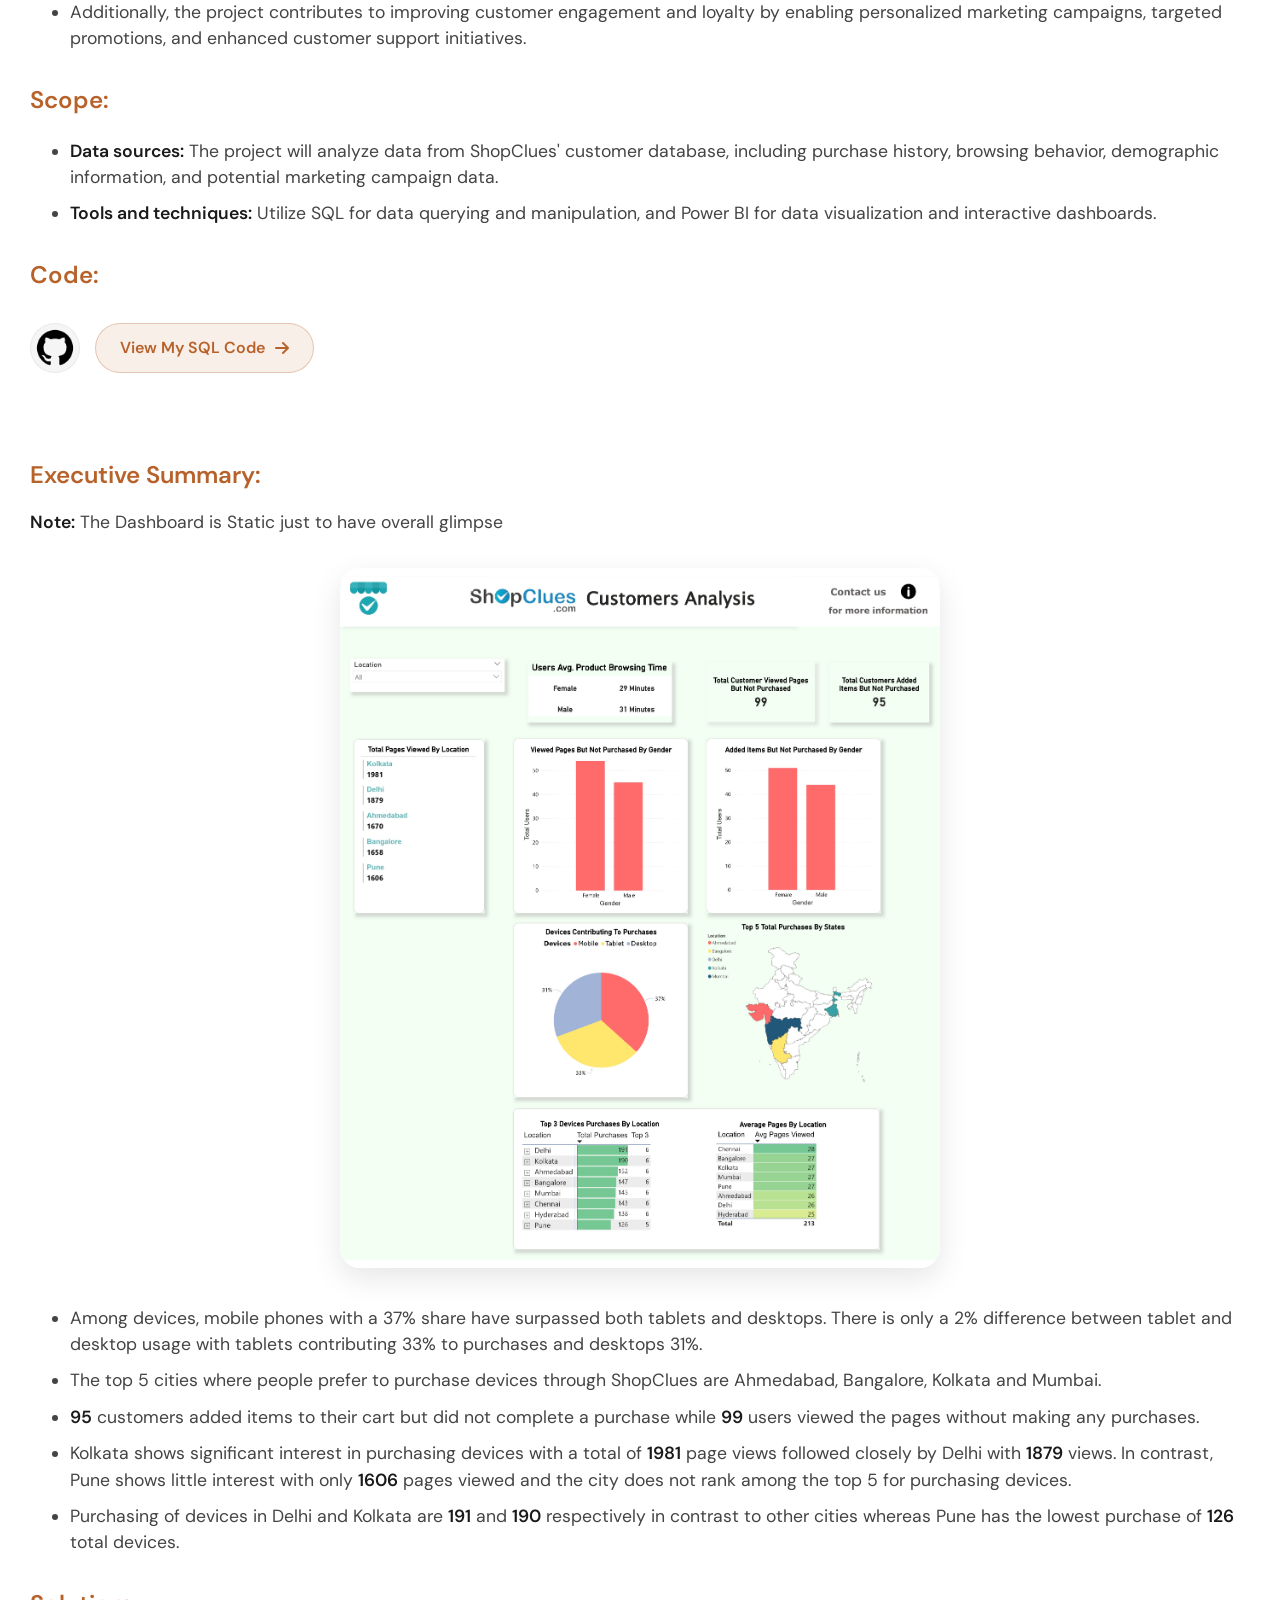
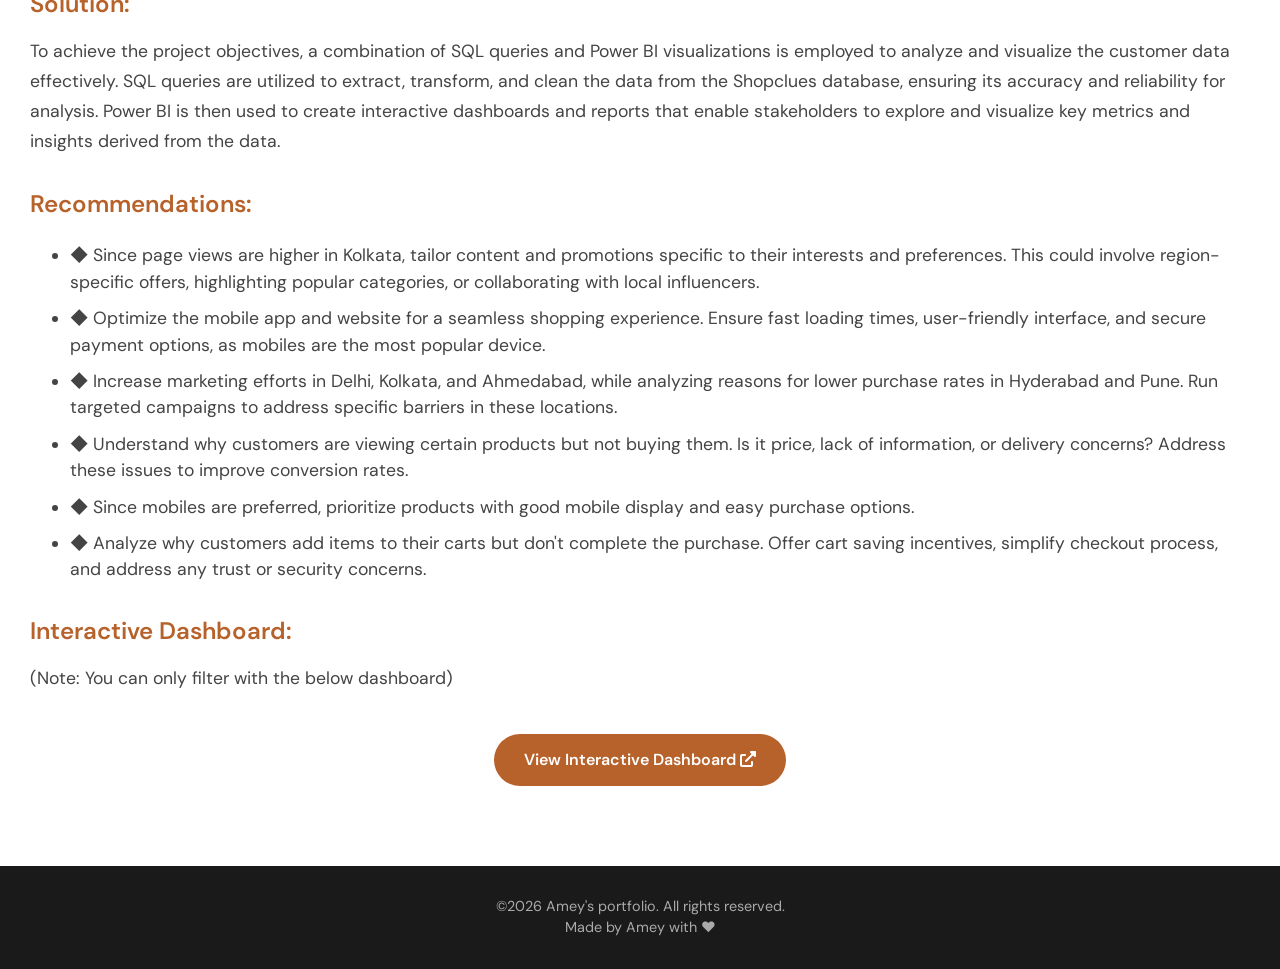
<file: shopclues_ecommerce.html>
<!DOCTYPE html>
<html lang="en">
<head>
    <meta charset="UTF-8">
    <meta name="viewport" content="width=device-width, initial-scale=1.0">
    <title>Project Details | Your Brand</title>
    <!-- Google Fonts -->
    <link rel="preconnect" href="https://fonts.googleapis.com">
    <link rel="preconnect" href="https://fonts.gstatic.com" crossorigin>
    <link href="https://fonts.googleapis.com/css2?family=DM+Sans:opsz,wght@9..40,100..1000&family=Inter:opsz,wght@14..32,100..900&display=swap" rel="stylesheet">
    <!-- Font Awesome -->
    <link rel="stylesheet" href="https://cdnjs.cloudflare.com/ajax/libs/font-awesome/6.0.0-beta3/css/all.min.css">
    <style>
        * {
            margin: 0;
            padding: 0;
            box-sizing: border-box;
        }

        body {
            font-family: 'DM Sans', 'Inter', sans-serif;
            background: #F5F5F5;
            color: #1A1A1A;
            line-height: 1.5;
        }

        .container {
            max-width: 1280px;
            margin: 0 auto;
            padding: 0 30px;
        }

        /* Back button */
        .back-button {
            position: absolute;
            top: 30px;
            left: 30px;
            z-index: 10;
        }

        .back-button a {
            display: flex;
            align-items: center;
            justify-content: center;
            width: 50px;
            height: 50px;
            background: white;
            border-radius: 50%;
            box-shadow: 0 5px 15px rgba(0,0,0,0.1);
            color: #1A1A1A;
            font-size: 1.5rem;
            transition: all 0.3s ease;
            text-decoration: none;
        }

        .back-button a:hover {
            background: #B8622B;
            color: white;
            transform: translateX(-3px);
        }

        /* Property Hero */
        .property-hero {
            padding: 80px 0 20px;
            background: white;
        }

        .property-title {
            font-size: 2.5rem;
            font-weight: 500;
            margin-bottom: 10px;
        }

        .property-location {
            color: #B8622B;
            font-weight: 500;
            margin-bottom: 30px;
        }

        /* Main Image */
        .image-section {
            background: white;
            padding: 0 0 40px;
        }

        .main-image img {
            width: 100%;
            max-width: 800px;
            height: 400px;
            object-fit: cover;
            border-radius: 20px;
            display: block;
            margin: 0 auto;
        }

        /* Project Details Section */
        .project-details {
            padding: 60px 0;
            background: white;
        }

        .project-details h2 {
            font-size: 2rem;
            font-weight: 600;
            margin: 40px 0 20px;
        }

        .project-details h3 {
            font-size: 1.5rem;
            font-weight: 600;
            margin: 30px 0 15px;
            color: #B8622B;
        }

        .project-details p {
            color: #444;
            font-size: 1.1rem;
            line-height: 1.7;
            margin-bottom: 20px;
        }

        .project-details strong {
            font-weight: 600;
            color: #1A1A1A;
        }

        .project-details ul {
            margin: 20px 0;
            padding-left: 40px;
        }

        .project-details li {
            font-size: 1.1rem;
            color: #444;
            margin-bottom: 10px;
        }

        .project-image {
            margin: 30px 0;
            text-align: center;
        }

        .project-image img {
            width: 600px;         /* fixed width */
            height: 700px;        /* fixed height */
            object-fit: cover;    /* crops image to fill box without stretching */
            border-radius: 20px;
            box-shadow: 0 10px 30px rgba(0,0,0,0.1);
            max-width: 100%;      /* ensures responsiveness on small screens */
        }

        .code-section {
            margin: 30px 0;
            display: flex;
            align-items: center;
            gap: 15px;
            flex-wrap: wrap;
        }

        .github-icon {
            width: 50px;
            height: 50px;
            border-radius: 50%;
            background: #f5f5f5;
            display: flex;
            align-items: center;
            justify-content: center;
            border: 1px solid rgba(0,0,0,0.05);
            overflow: hidden;
        }

        .github-icon img {
            width: 100%;
            height: 100%;
            object-fit: contain;
        }

        .code-link {
            display: inline-flex;
            align-items: center;
            gap: 10px;
            background: rgba(184, 98, 43, 0.1);
            color: #B8622B;
            padding: 12px 24px;
            border-radius: 40px;
            text-decoration: none;
            font-weight: 600;
            transition: all 0.3s ease;
            border: 1px solid rgba(184, 98, 43, 0.3);
        }

        .code-link:hover {
            background: #B8622B;
            color: white;
            gap: 15px;
            border-color: #B8622B;
        }

        .dashboard-link {
            margin: 40px 0 20px;
            text-align: center;
        }

        .dashboard-link a {
            display: inline-block;
            background: #B8622B;
            color: white;
            padding: 14px 30px;
            border-radius: 40px;
            text-decoration: none;
            font-weight: 600;
            transition: all 0.3s;
        }

        .dashboard-link a:hover {
            background: #a04f1f;
            transform: translateY(-2px);
        }

        /* Footer */
        .site-footer {
            background: #1A1A1A;
            color: #aaa;
            text-align: center;
            padding: 30px 0;
            font-size: 0.9rem;
        }

        /* Responsive */
        @media (max-width: 768px) {
            .back-button {
                top: 15px;
                left: 15px;
            }
        }
    </style>
</head>
<body>
    <!-- Back button to return to index.html#projects -->
    <div class="back-button">
        <a href="index.html#projects" title="Back to projects">
            <i class="fas fa-arrow-left"></i>
        </a>
    </div>

    <main>
        <!-- Property Title -->
        <section class="property-hero">
            <div class="container">
                <h1 class="property-title">SHOPCLUES CUSTOMER ANALYSIS</h1>
                <p class="property-location">E-COMMERCE</p>
            </div>
        </section>

        <!-- Main Image -->
        <section class="image-section">
            <div class="container">
                <div class="main-image">
                    <img src="images/main_shopclues.png" alt="ShopClues Analysis Main Image">
                </div>
            </div>
        </section>

        <!-- Project Details -->
        <section class="project-details">
            <div class="container">
                <h2>Project Background</h2>
                <p>ShopClues is a leading online marketplace in India that offers a wide variety of products to customers across the country. The company has a large customer base and is constantly looking for ways to improve the customer experience. In the dynamic landscape of Indian e-commerce, ShopClues has emerged as a significant player, providing a diverse range of products to a vast consumer base. Understanding customer behavior and preferences is crucial for any e-commerce platform to stay competitive and enhance user satisfaction. This analysis focuses on Shopclues e-commerce customer data related to devices in different cities of India and will help ShopClues to better understand its customers and their needs, so that the company can continue to grow and thrive in the competitive Indian e-commerce market.</p>

                <h3>Problem Statement:</h3>
                <p>Shopclues is looking to improve its understanding of its customers who purchase devices. The company wants to know what types of devices are most popular among its customers, what factors influence their purchasing decisions and how they use their devices. The company wants to identify any trends or patterns in customer behavior, such as which devices are becoming more or less popular over time. ShopClues plans to use this information to improve its marketing and sales efforts, such as by targeting specific devices and customer segments.</p>

                <h3>Objective:</h3>
                <ul>
                    <li>This objective aims to uncover insights into who ShopClues customers are (age, location, gender, etc.) and how they interact with the platform (purchase history, browsing patterns, preferred categories, etc.).</li>
                    <li>By analyzing customer data, the project will segment customers into distinct groups based on shared characteristics and buying habits.</li>
                </ul>

                <h3>Contribution:</h3>
                <ul>
                    <li>This project will provide ShopClues with a deeper understanding of its customer base, leading to more effective marketing, product development, and customer service strategies.</li>
                    <li>By analyzing customer data, the project provides valuable insights that can inform strategic decision-making across various departments including marketing, sales, product development, and customer service.</li>
                    <li>Additionally, the project contributes to improving customer engagement and loyalty by enabling personalized marketing campaigns, targeted promotions, and enhanced customer support initiatives.</li>
                </ul>

                <h3>Scope:</h3>
                <ul>
                    <li><strong>Data sources:</strong> The project will analyze data from ShopClues' customer database, including purchase history, browsing behavior, demographic information, and potential marketing campaign data.</li>
                    <li><strong>Tools and techniques:</strong> Utilize SQL for data querying and manipulation, and Power BI for data visualization and interactive dashboards.</li>
                </ul>

                <h3>Code:</h3>
                <div class="code-section">
                    <div class="github-icon">
                        <img src="images/Github.png" alt="GitHub">
                    </div>
                    <a href="https://github.com/ameypathare/shopclues_sql_queries" class="code-link" target="_blank" rel="noopener noreferrer">
                        View My SQL Code <i class="fas fa-arrow-right"></i>
                    </a>
                </div>
                <br>
                <h3>Executive Summary:</h3>
                <p><strong>Note:</strong> The Dashboard is Static just to have overall glimpse</p>
                <div class="project-image">
                    <img src="images/Ecommerce_Shopclues_page-0001.jpg" alt="ShopClues Static Dashboard">
                </div>
                <ul>
                    <li>Among devices, mobile phones with a 37% share have surpassed both tablets and desktops. There is only a 2% difference between tablet and desktop usage with tablets contributing 33% to purchases and desktops 31%.</li>
                    <li>The top 5 cities where people prefer to purchase devices through ShopClues are Ahmedabad, Bangalore, Kolkata and Mumbai.</li>
                    <li><strong>95</strong> customers added items to their cart but did not complete a purchase while <strong>99</strong> users viewed the pages without making any purchases.</li>
                    <li>Kolkata shows significant interest in purchasing devices with a total of <strong>1981</strong> page views followed closely by Delhi with <strong>1879</strong> views. In contrast, Pune shows little interest with only <strong>1606</strong> pages viewed and the city does not rank among the top 5 for purchasing devices.</li>
                    <li>Purchasing of devices in Delhi and Kolkata are <strong>191</strong> and <strong>190</strong> respectively in contrast to other cities whereas Pune has the lowest purchase of <strong>126</strong> total devices.</li>
                </ul>

                <h3>Solution:</h3>
                <p>To achieve the project objectives, a combination of SQL queries and Power BI visualizations is employed to analyze and visualize the customer data effectively. SQL queries are utilized to extract, transform, and clean the data from the Shopclues database, ensuring its accuracy and reliability for analysis. Power BI is then used to create interactive dashboards and reports that enable stakeholders to explore and visualize key metrics and insights derived from the data.</p>

                <h3>Recommendations:</h3>
                <ul>
                    <li>◆ Since page views are higher in Kolkata, tailor content and promotions specific to their interests and preferences. This could involve region-specific offers, highlighting popular categories, or collaborating with local influencers.</li>
                    <li>◆ Optimize the mobile app and website for a seamless shopping experience. Ensure fast loading times, user-friendly interface, and secure payment options, as mobiles are the most popular device.</li>
                    <li>◆ Increase marketing efforts in Delhi, Kolkata, and Ahmedabad, while analyzing reasons for lower purchase rates in Hyderabad and Pune. Run targeted campaigns to address specific barriers in these locations.</li>
                    <li>◆ Understand why customers are viewing certain products but not buying them. Is it price, lack of information, or delivery concerns? Address these issues to improve conversion rates.</li>
                    <li>◆ Since mobiles are preferred, prioritize products with good mobile display and easy purchase options.</li>
                    <li>◆ Analyze why customers add items to their carts but don't complete the purchase. Offer cart saving incentives, simplify checkout process, and address any trust or security concerns.</li>
                </ul>

                <h3>Interactive Dashboard:</h3>
                <p>(Note: You can only filter with the below dashboard)</p>
                <div class="dashboard-link">
                    <a href="https://app.powerbi.com/reportEmbed?reportId=26b64430-dbcc-49bc-86eb-2fad746e95d7&autoAuth=true&ctid=d475a563-eb88-47d0-b51c-6e9ad052eeeb&filterPaneEnabled=false&navContentPaneEnabled=false" target="_blank" rel="noopener noreferrer">
                        View Interactive Dashboard <i class="fas fa-external-link-alt"></i>
                    </a>
                </div>
            </div>
        </section>
    </main>

    <footer class="site-footer">
        <div class="container">
            <p>©2026 Amey's portfolio. All rights reserved.<br>Made by Amey with ❤️</p>
        </div>
    </footer>
</body>
</html>
</file>
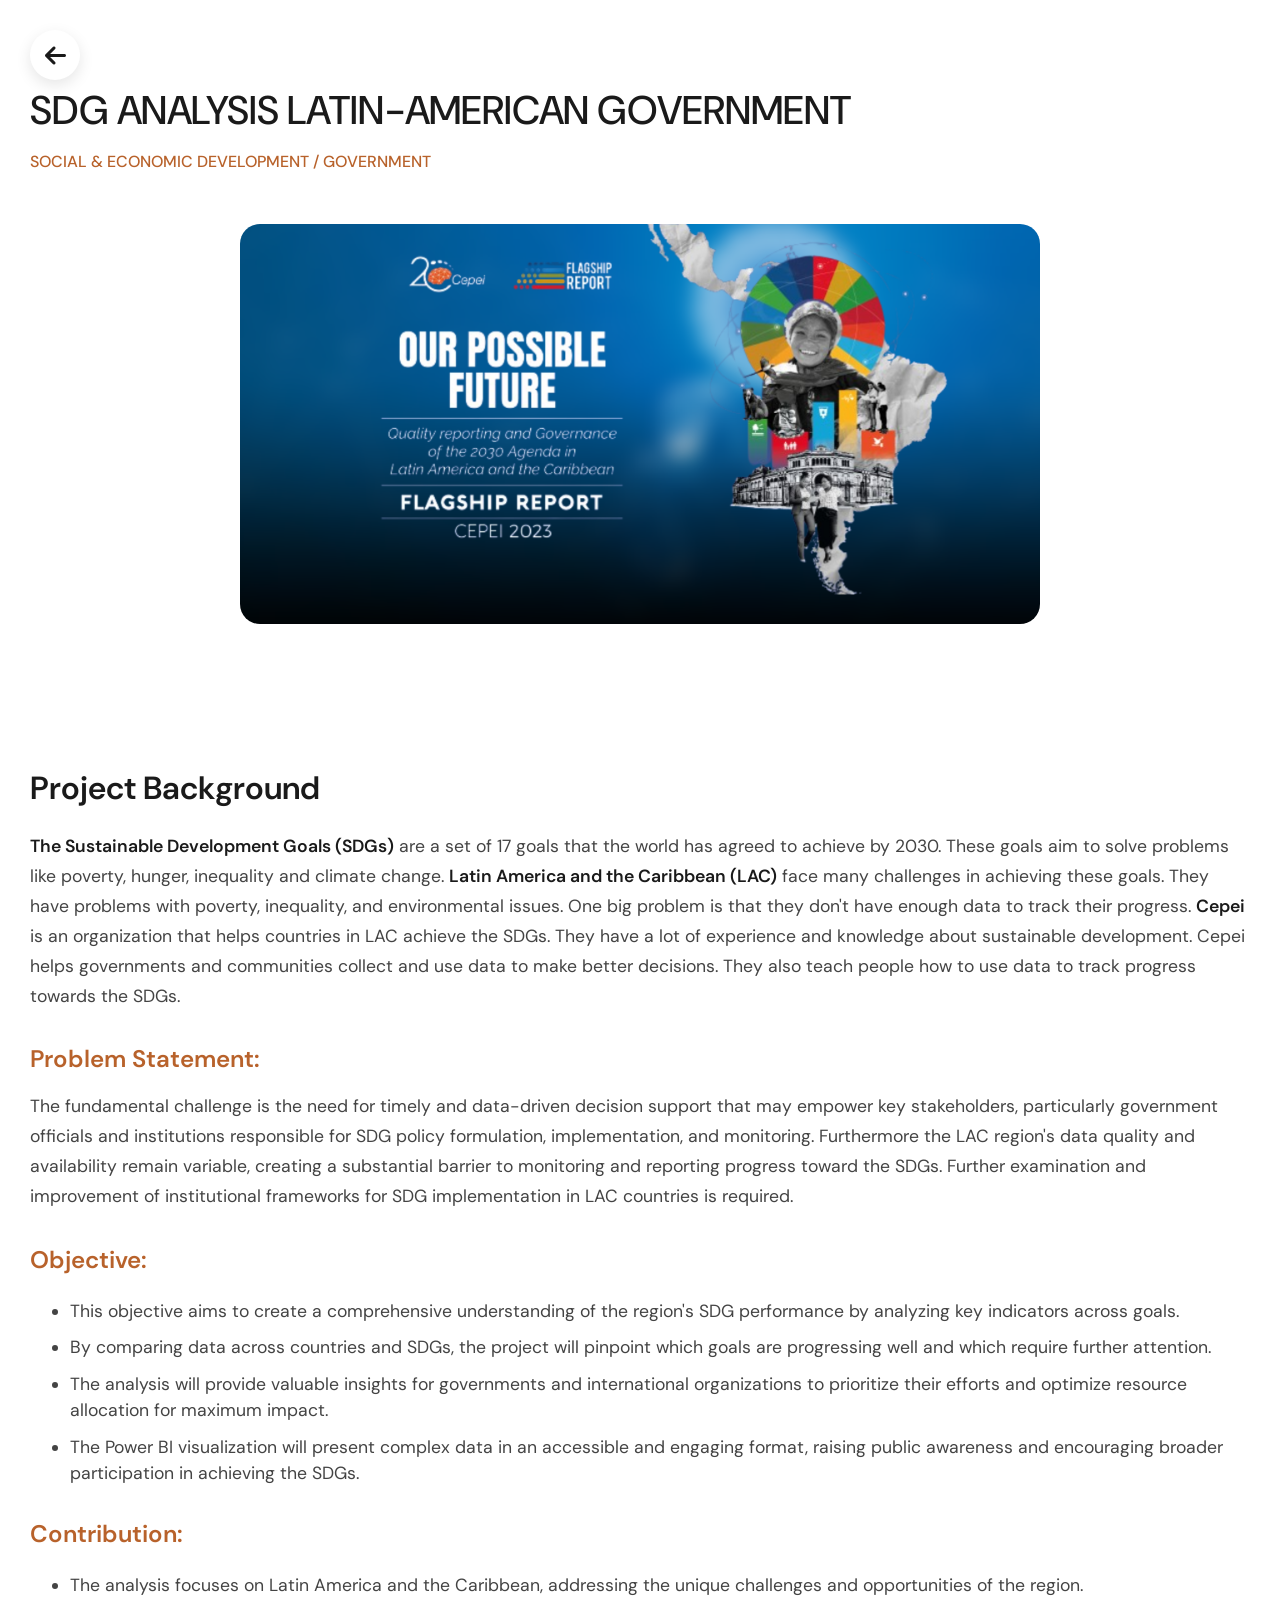
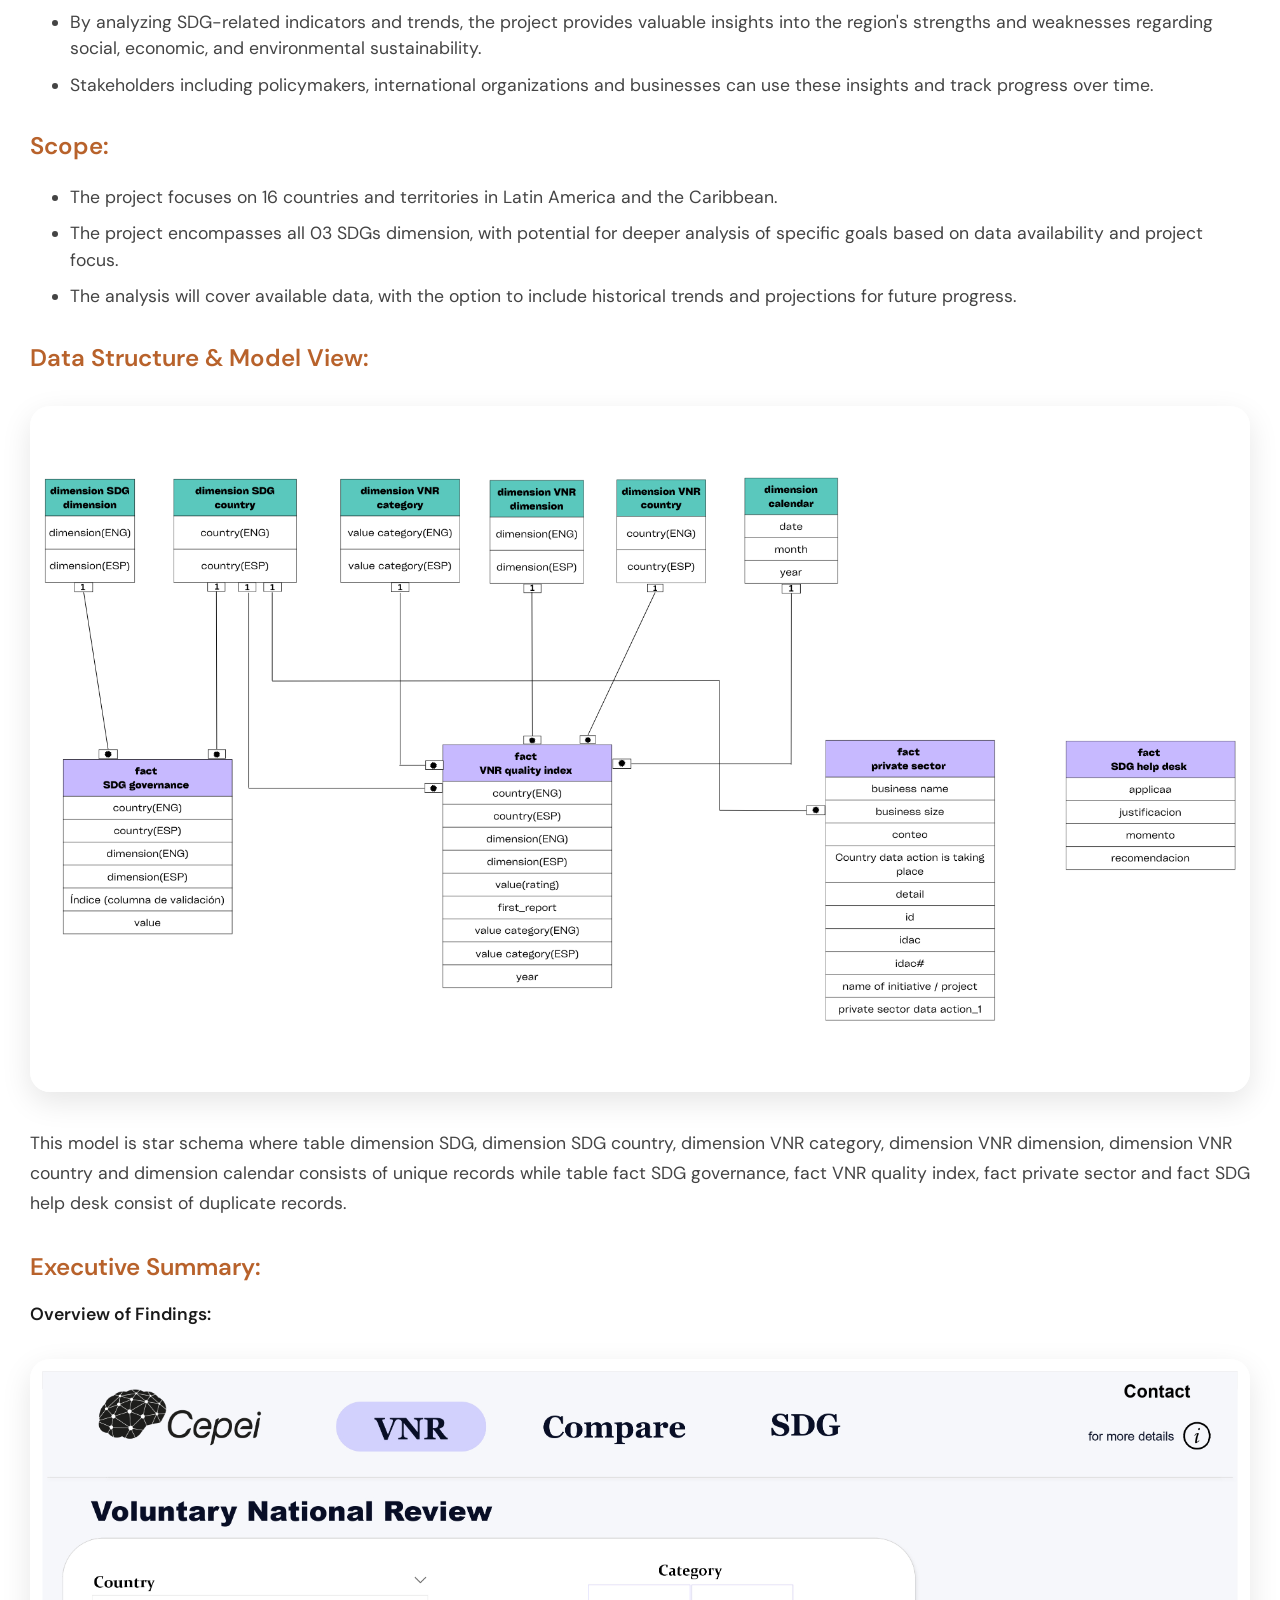
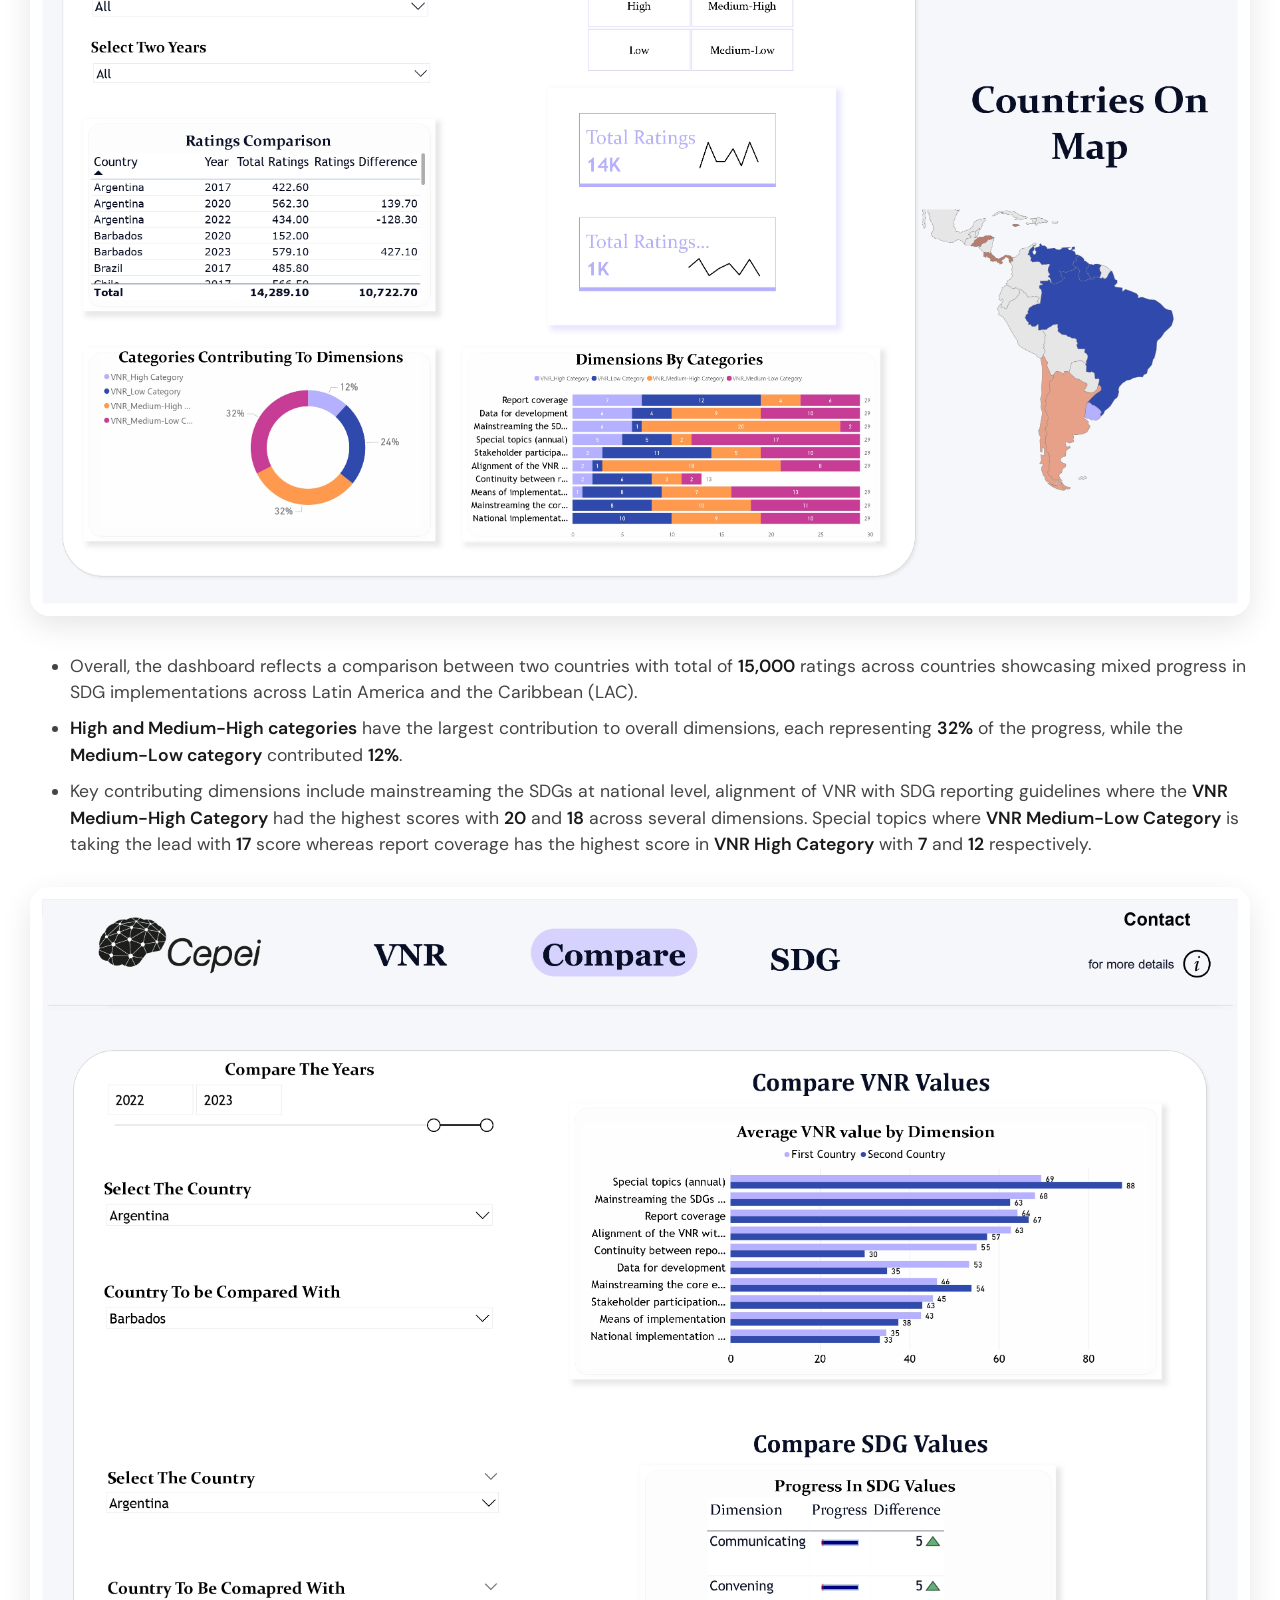
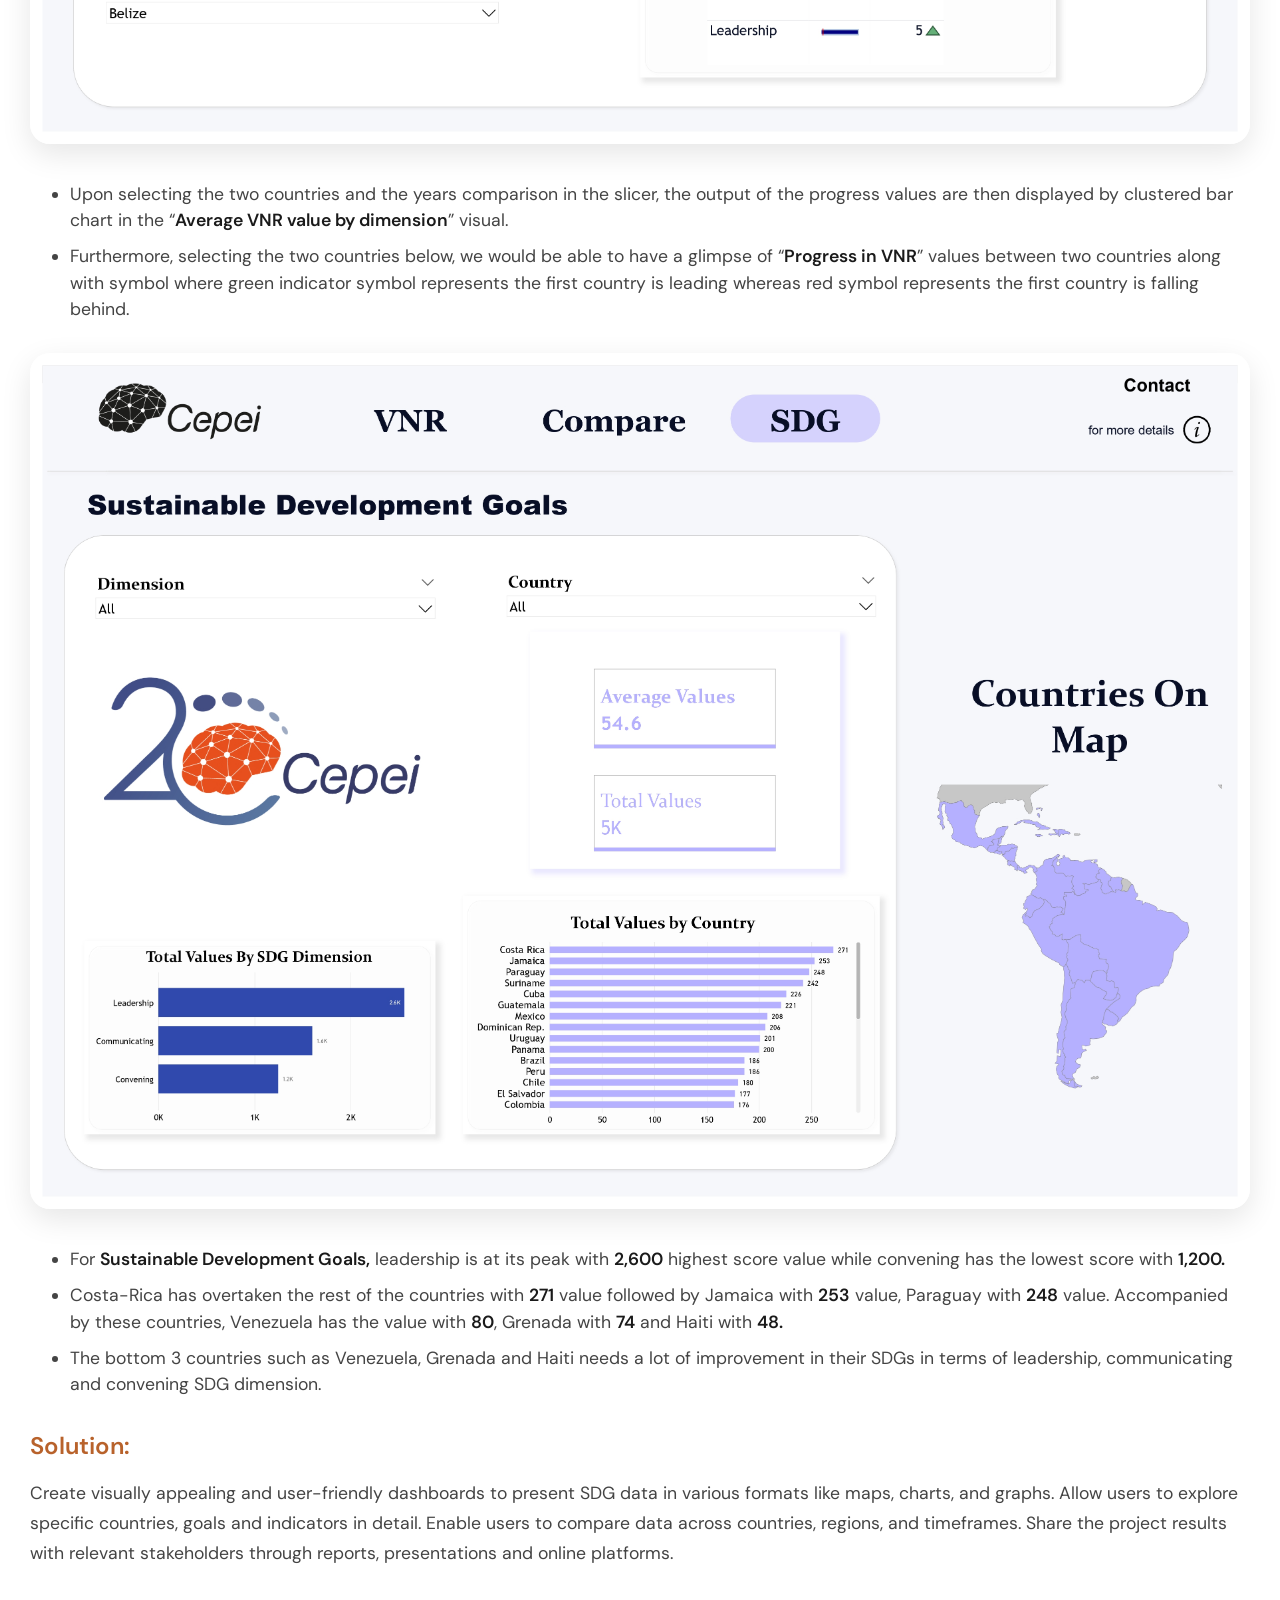
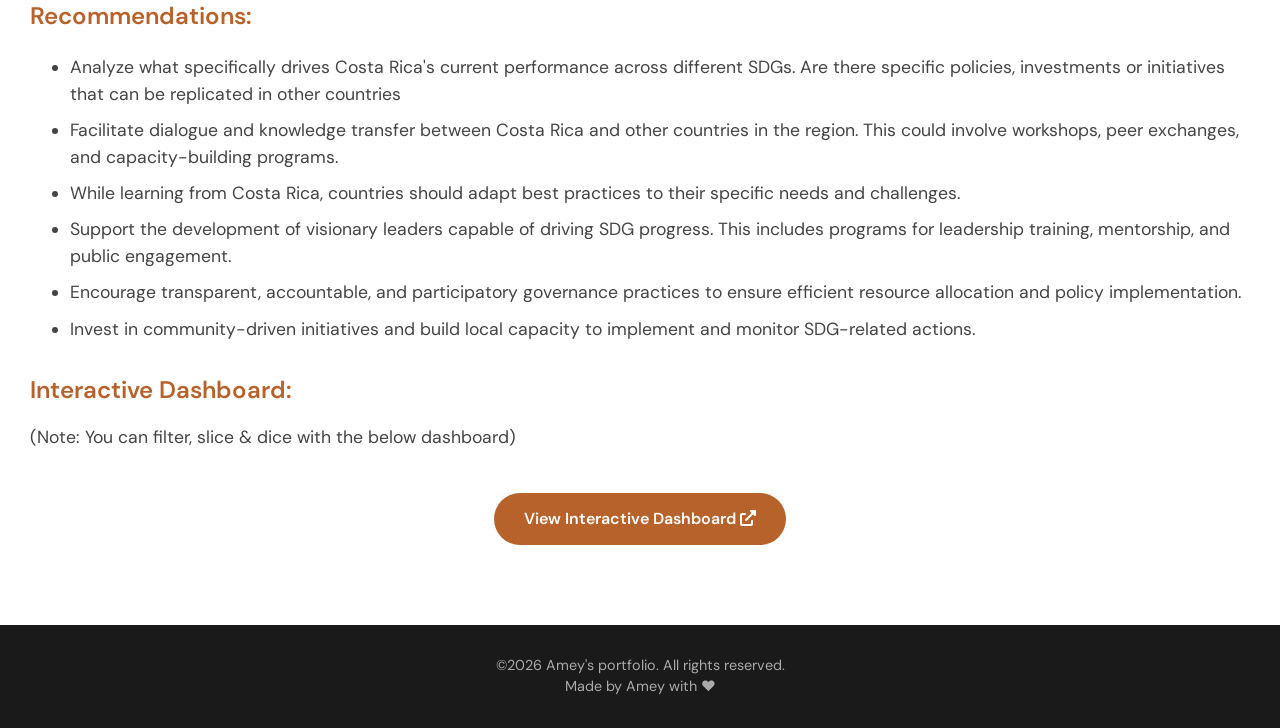
<file: vsfg.html>
<!DOCTYPE html>
<html lang="en">
<head>
    <meta charset="UTF-8">
    <meta name="viewport" content="width=device-width, initial-scale=1.0">
    <title>Project Details | Your Brand</title>
    <!-- Google Fonts -->
    <link rel="preconnect" href="https://fonts.googleapis.com">
    <link rel="preconnect" href="https://fonts.gstatic.com" crossorigin>
    <link href="https://fonts.googleapis.com/css2?family=DM+Sans:opsz,wght@9..40,100..1000&family=Inter:opsz,wght@14..32,100..900&display=swap" rel="stylesheet">
    <!-- Font Awesome -->
    <link rel="stylesheet" href="https://cdnjs.cloudflare.com/ajax/libs/font-awesome/6.0.0-beta3/css/all.min.css">
    <style>
        * {
            margin: 0;
            padding: 0;
            box-sizing: border-box;
        }

        body {
            font-family: 'DM Sans', 'Inter', sans-serif;
            background: #F5F5F5;
            color: #1A1A1A;
            line-height: 1.5;
        }

        .container {
            max-width: 1280px;
            margin: 0 auto;
            padding: 0 30px;
        }

        /* Back button */
        .back-button {
            position: absolute;
            top: 30px;
            left: 30px;
            z-index: 10;
        }

        .back-button a {
            display: flex;
            align-items: center;
            justify-content: center;
            width: 50px;
            height: 50px;
            background: white;
            border-radius: 50%;
            box-shadow: 0 5px 15px rgba(0,0,0,0.1);
            color: #1A1A1A;
            font-size: 1.5rem;
            transition: all 0.3s ease;
            text-decoration: none;
        }

        .back-button a:hover {
            background: #B8622B;
            color: white;
            transform: translateX(-3px);
        }

        /* Property Hero */
        .property-hero {
            padding: 80px 0 20px;
            background: white;
        }

        .property-title {
            font-size: 2.5rem;
            font-weight: 500;
            margin-bottom: 10px;
        }

        .property-location {
            color: #B8622B;
            font-weight: 500;
            margin-bottom: 30px;
        }

        /* Main Image */
        .image-section {
            background: white;
            padding: 0 0 40px;
        }

        .main-image img {
            width: 100%;
            max-width: 800px;
            height: 400px;
            object-fit: cover;
            border-radius: 20px;
            display: block;
            margin: 0 auto;
        }

        /* Project Details Section */
        .project-details {
            padding: 60px 0;
            background: white;
        }

        .project-details h2 {
            font-size: 2rem;
            font-weight: 600;
            margin: 40px 0 20px;
        }

        .project-details h3 {
            font-size: 1.5rem;
            font-weight: 600;
            margin: 30px 0 15px;
            color: #B8622B;
        }

        .project-details p {
            color: #444;
            font-size: 1.1rem;
            line-height: 1.7;
            margin-bottom: 20px;
        }

        .project-details strong {
            font-weight: 600;
            color: #1A1A1A;
        }

        .project-details ul {
            margin: 20px 0;
            padding-left: 40px;
        }

        .project-details li {
            font-size: 1.1rem;
            color: #444;
            margin-bottom: 10px;
        }

        .project-image {
            margin: 30px 0;
            text-align: center;
        }

        .project-image img {
            max-width: 100%;
            height: auto;
            border-radius: 20px;
            box-shadow: 0 10px 30px rgba(0,0,0,0.1);
        }

        .dashboard-link {
            margin: 40px 0 20px;
            text-align: center;
        }

        .dashboard-link a {
            display: inline-block;
            background: #B8622B;
            color: white;
            padding: 14px 30px;
            border-radius: 40px;
            text-decoration: none;
            font-weight: 600;
            transition: all 0.3s;
        }

        .dashboard-link a:hover {
            background: #a04f1f;
            transform: translateY(-2px);
        }

        /* Footer */
        .site-footer {
            background: #1A1A1A;
            color: #aaa;
            text-align: center;
            padding: 30px 0;
            font-size: 0.9rem;
        }

        /* Responsive */
        @media (max-width: 768px) {
            .back-button {
                top: 15px;
                left: 15px;
            }
        }
    </style>
</head>
<body>
    <!-- Back button to return to index.html#projects -->
    <div class="back-button">
        <a href="index.html#projects" title="Back to projects">
            <i class="fas fa-arrow-left"></i>
        </a>
    </div>

    <main>
        <!-- Property Title -->
        <section class="property-hero">
            <div class="container">
                <h1 class="property-title">SDG ANALYSIS LATIN-AMERICAN GOVERNMENT</h1>
                <p class="property-location">SOCIAL & ECONOMIC DEVELOPMENT / GOVERNMENT</p>
            </div>
        </section>

        <!-- Main Image -->
        <section class="image-section">
            <div class="container">
                <div class="main-image">
                    <img src="images/main_vsfg.png" alt="SDG Analysis Main Image">
                </div>
            </div>
        </section>

        <!-- Project Details -->
        <section class="project-details">
            <div class="container">
                <h2>Project Background</h2>
                <p><strong>The Sustainable Development Goals (SDGs)</strong> are a set of 17 goals that the world has agreed to achieve by 2030. These goals aim to solve problems like poverty, hunger, inequality and climate change. <strong>Latin America and the Caribbean (LAC)</strong> face many challenges in achieving these goals. They have problems with poverty, inequality, and environmental issues. One big problem is that they don't have enough data to track their progress. <strong>Cepei</strong> is an organization that helps countries in LAC achieve the SDGs. They have a lot of experience and knowledge about sustainable development. Cepei helps governments and communities collect and use data to make better decisions. They also teach people how to use data to track progress towards the SDGs.</p>

                <h3>Problem Statement:</h3>
                <p>The fundamental challenge is the need for timely and data-driven decision support that may empower key stakeholders, particularly government officials and institutions responsible for SDG policy formulation, implementation, and monitoring. Furthermore the LAC region's data quality and availability remain variable, creating a substantial barrier to monitoring and reporting progress toward the SDGs. Further examination and improvement of institutional frameworks for SDG implementation in LAC countries is required.</p>

                <h3>Objective:</h3>
                <ul>
                    <li>This objective aims to create a comprehensive understanding of the region's SDG performance by analyzing key indicators across goals.</li>
                    <li>By comparing data across countries and SDGs, the project will pinpoint which goals are progressing well and which require further attention.</li>
                    <li>The analysis will provide valuable insights for governments and international organizations to prioritize their efforts and optimize resource allocation for maximum impact.</li>
                    <li>The Power BI visualization will present complex data in an accessible and engaging format, raising public awareness and encouraging broader participation in achieving the SDGs.</li>
                </ul>

                <h3>Contribution:</h3>
                <ul>
                    <li>The analysis focuses on Latin America and the Caribbean, addressing the unique challenges and opportunities of the region.</li>
                    <li>By analyzing SDG-related indicators and trends, the project provides valuable insights into the region's strengths and weaknesses regarding social, economic, and environmental sustainability.</li>
                    <li>Stakeholders including policymakers, international organizations and businesses can use these insights and track progress over time.</li>
                </ul>

                <h3>Scope:</h3>
                <ul>
                    <li>The project focuses on 16 countries and territories in Latin America and the Caribbean.</li>
                    <li>The project encompasses all 03 SDGs dimension, with potential for deeper analysis of specific goals based on data availability and project focus.</li>
                    <li>The analysis will cover available data, with the option to include historical trends and projections for future progress.</li>
                </ul>

                <h3>Data Structure & Model View:</h3>
                <div class="project-image">
                    <img src="images/2_Entity_Relationship.png" alt="SDG Star Schema">
                </div>

                <p>This model is star schema where table dimension SDG, dimension SDG country, dimension VNR category, dimension VNR dimension, dimension VNR country and dimension calendar consists of unique records while table fact SDG governance, fact VNR quality index, fact private sector and fact SDG help desk consist of duplicate records.</p>

                <h3>Executive Summary:</h3>
                <p><strong>Overview of Findings:</strong></p>
                <div class="project-image">
                    <img src="images/VSFG_SDG_page-0001.jpg" alt="SDG Overview chart">
                </div>
                <ul>
                    <li>Overall, the dashboard reflects a comparison between two countries with total of <strong>15,000</strong> ratings across countries showcasing mixed progress in SDG implementations across Latin America and the Caribbean (LAC).</li>
                    <li><strong>High and Medium-High categories</strong> have the largest contribution to overall dimensions, each representing <strong>32%</strong> of the progress, while the <strong>Medium-Low category</strong> contributed <strong>12%</strong>.</li>
                    <li>Key contributing dimensions include mainstreaming the SDGs at national level, alignment of VNR with SDG reporting guidelines where the <strong>VNR Medium-High Category</strong> had the highest scores with <strong>20</strong> and <strong>18</strong> across several dimensions. Special topics where <strong>VNR Medium-Low Category</strong> is taking the lead with <strong>17</strong> score whereas report coverage has the highest score in <strong>VNR High Category</strong> with <strong>7</strong> and <strong>12</strong> respectively.</li>
                </ul>

                <div class="project-image">
                    <img src="images/VSFG_SDG_page-0002.jpg" alt="SDG comparison chart">
                </div>
                <ul>
                    <li>Upon selecting the two countries and the years comparison in the slicer, the output of the progress values are then displayed by clustered bar chart in the “<strong>Average VNR value by dimension</strong>” visual.</li>
                    <li>Furthermore, selecting the two countries below, we would be able to have a glimpse of “<strong>Progress in VNR</strong>” values between two countries along with symbol where green indicator symbol represents the first country is leading whereas red symbol represents the first country is falling behind.</li>
                </ul>

                <div class="project-image">
                    <img src="images/VSFG_SDG_page-0003.jpg" alt="SDG leadership chart">
                </div>
                <ul>
                    <li>For <strong>Sustainable Development Goals,</strong> leadership is at its peak with <strong>2,600</strong> highest score value while convening has the lowest score with <strong>1,200.</strong></li>
                    <li>Costa-Rica has overtaken the rest of the countries with <strong>271</strong> value followed by Jamaica with <strong>253</strong> value, Paraguay with <strong>248</strong> value. Accompanied by these countries, Venezuela has the value with <strong>80</strong>, Grenada with <strong>74</strong> and Haiti with <strong>48.</strong></li>
                    <li>The bottom 3 countries such as Venezuela, Grenada and Haiti needs a lot of improvement in their SDGs in terms of leadership, communicating and convening SDG dimension.</li>
                </ul>

                <h3>Solution:</h3>
                <p>Create visually appealing and user-friendly dashboards to present SDG data in various formats like maps, charts, and graphs. Allow users to explore specific countries, goals and indicators in detail. Enable users to compare data across countries, regions, and timeframes. Share the project results with relevant stakeholders through reports, presentations and online platforms.</p>

                <h3>Recommendations:</h3>
                <ul>
                    <li>Analyze what specifically drives Costa Rica's current performance across different SDGs. Are there specific policies, investments or initiatives that can be replicated in other countries</li>
                    <li>Facilitate dialogue and knowledge transfer between Costa Rica and other countries in the region. This could involve workshops, peer exchanges, and capacity-building programs.</li>
                    <li>While learning from Costa Rica, countries should adapt best practices to their specific needs and challenges.</li>
                    <li>Support the development of visionary leaders capable of driving SDG progress. This includes programs for leadership training, mentorship, and public engagement.</li>
                    <li>Encourage transparent, accountable, and participatory governance practices to ensure efficient resource allocation and policy implementation.</li>
                    <li>Invest in community-driven initiatives and build local capacity to implement and monitor SDG-related actions.</li>
                </ul>

                <h3>Interactive Dashboard:</h3>
                <p>(Note: You can filter, slice & dice with the below dashboard)</p>
                <div class="dashboard-link">
                    <a href="https://app.powerbi.com/reportEmbed?reportId=65363006-be3b-4c80-ae1e-ddeebfc6c66e&autoAuth=true&ctid=d475a563-eb88-47d0-b51c-6e9ad052eeeb&filterPaneEnabled=false&navContentPaneEnabled=false" target="_blank" rel="noopener noreferrer">
                        View Interactive Dashboard <i class="fas fa-external-link-alt"></i>
                    </a>
                </div>
            </div>
        </section>
    </main>

    <footer class="site-footer">
        <div class="container">
            <p>©2026 Amey's portfolio. All rights reserved.<br>Made by Amey with ❤️</p>
        </div>
    </footer>
</body>
</html>
</file>
